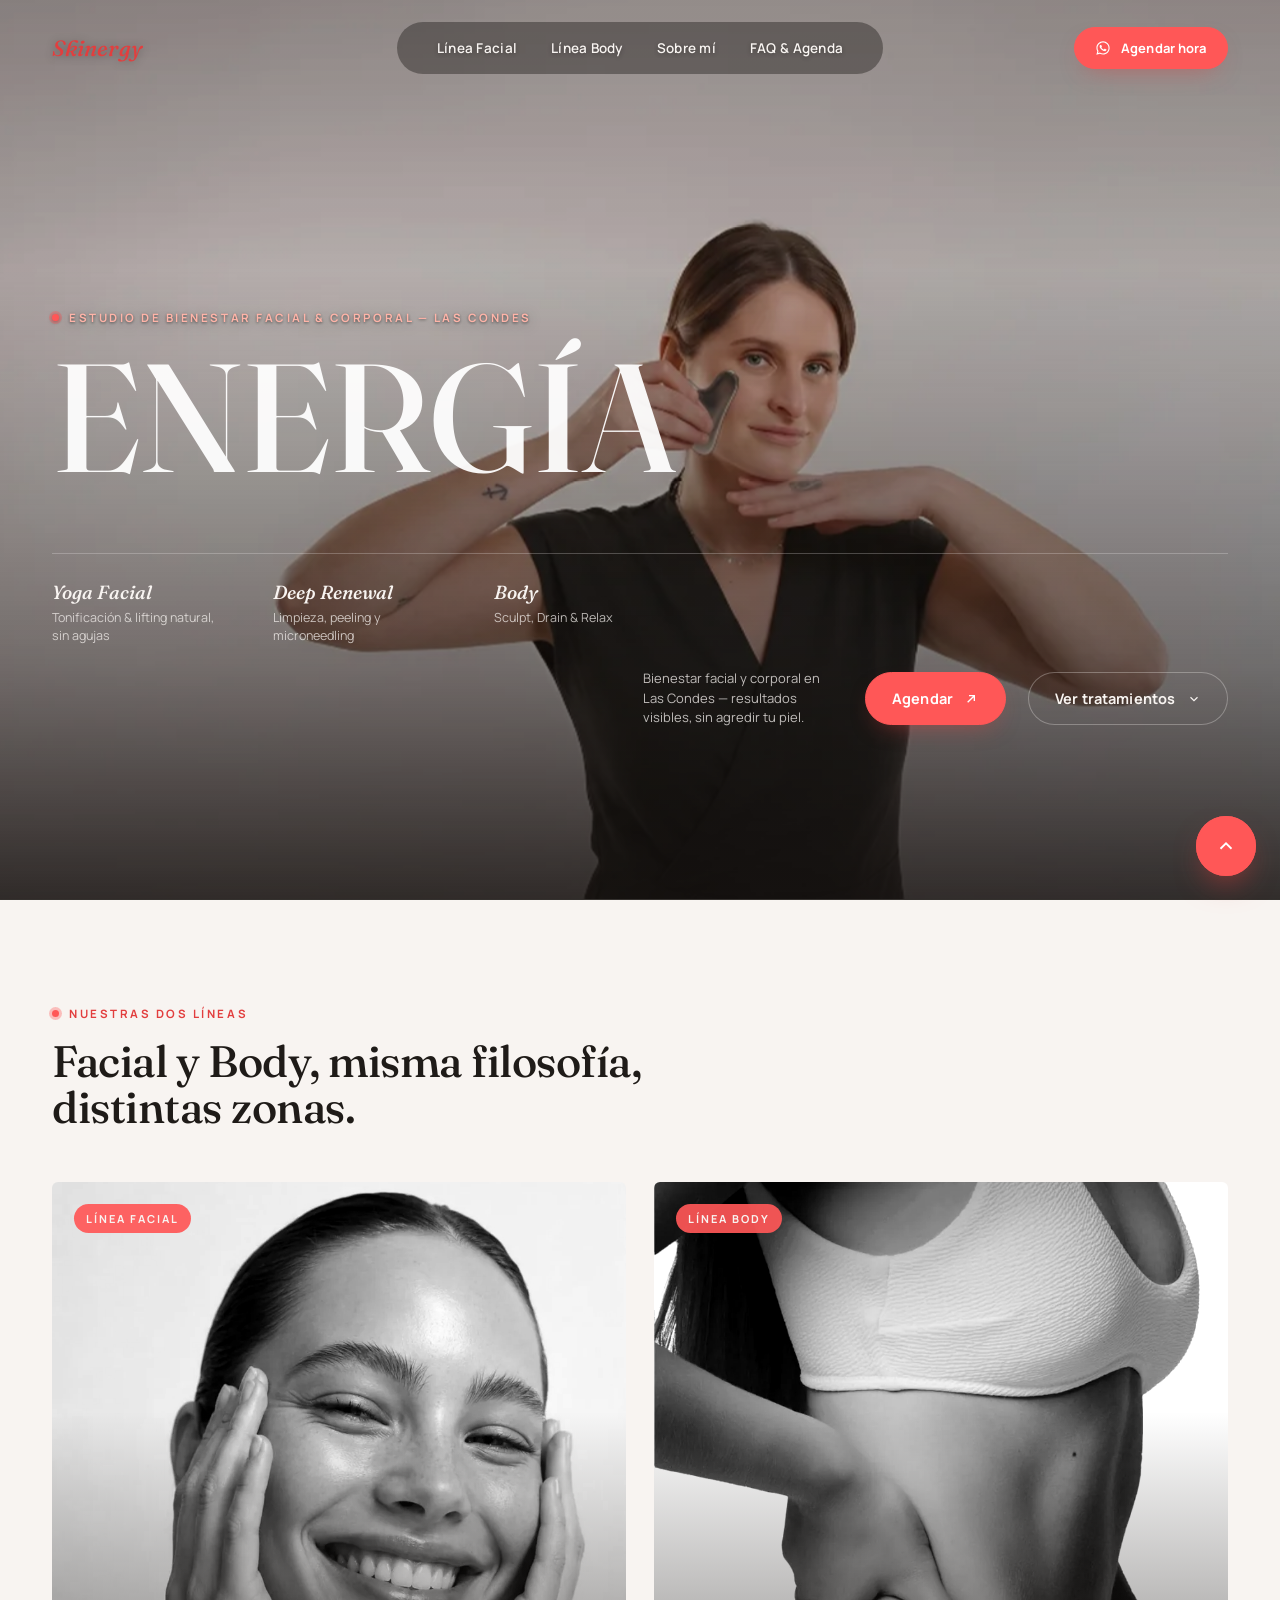
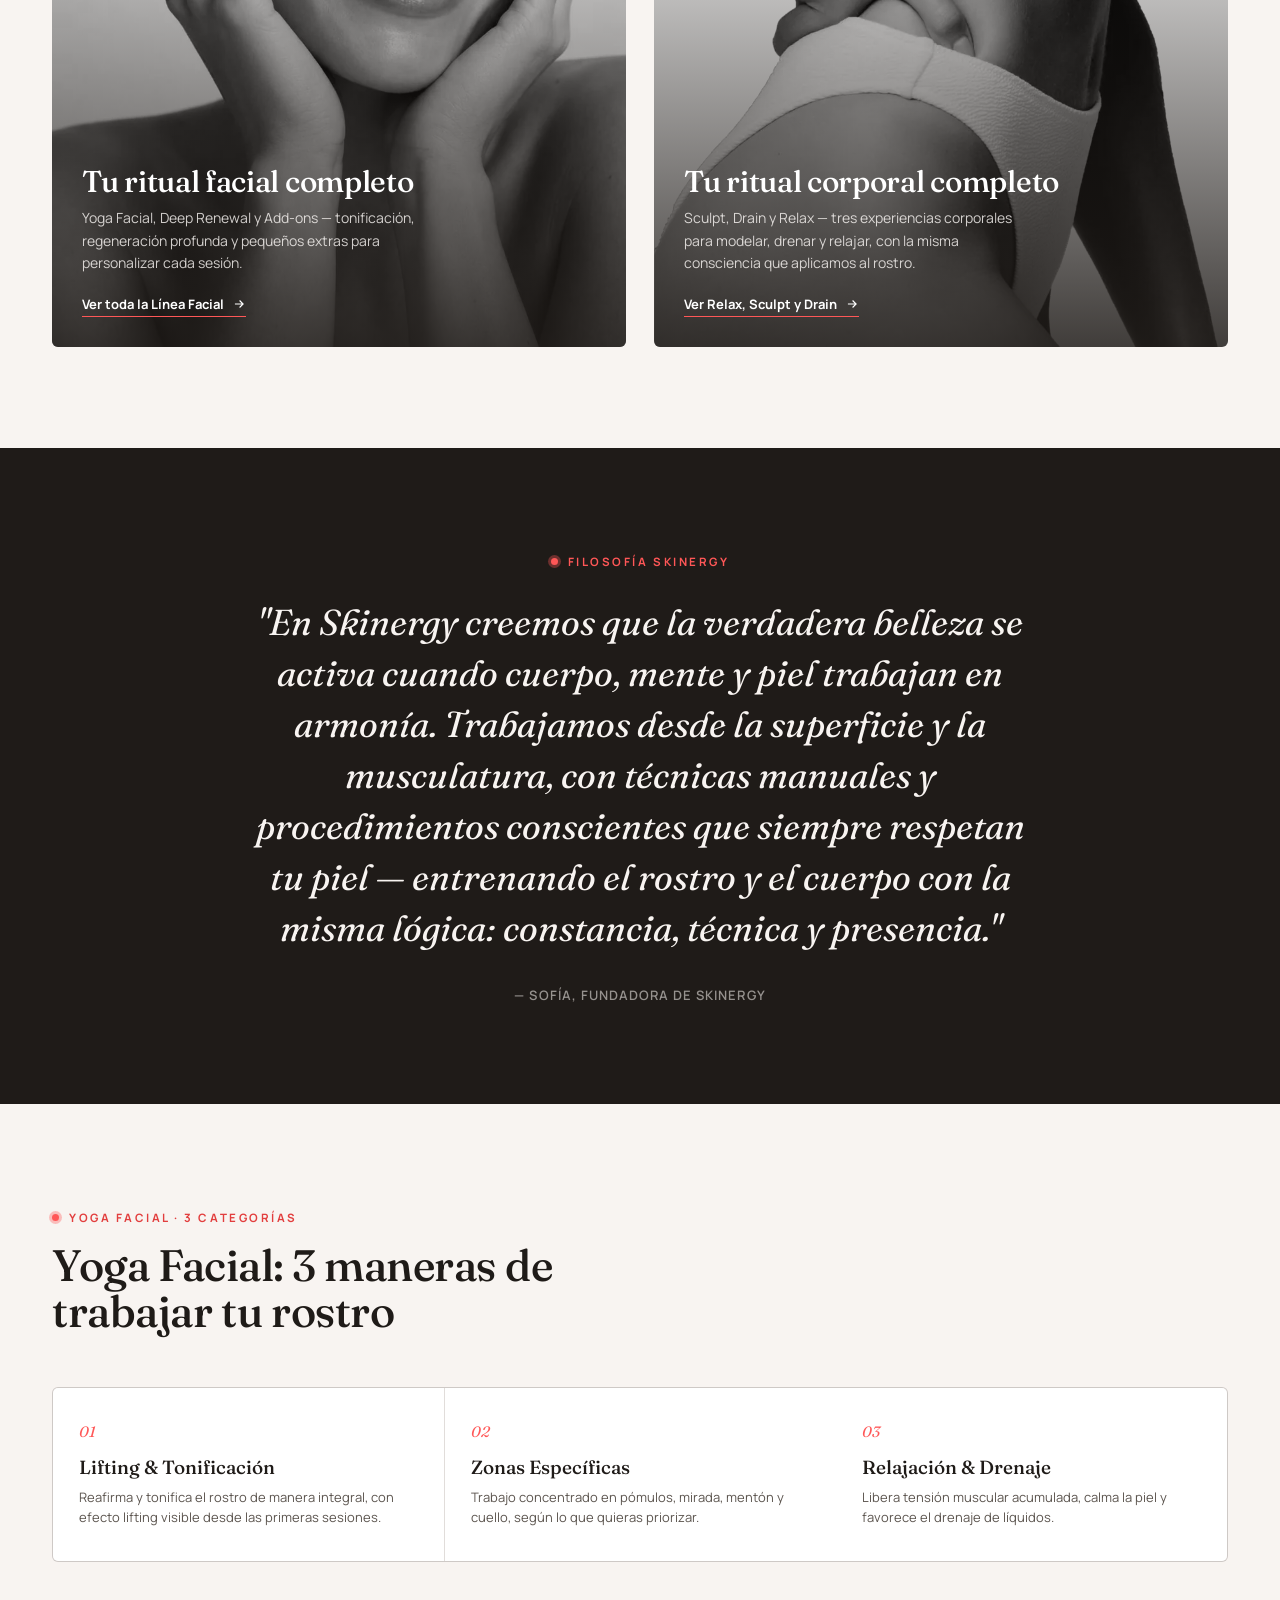
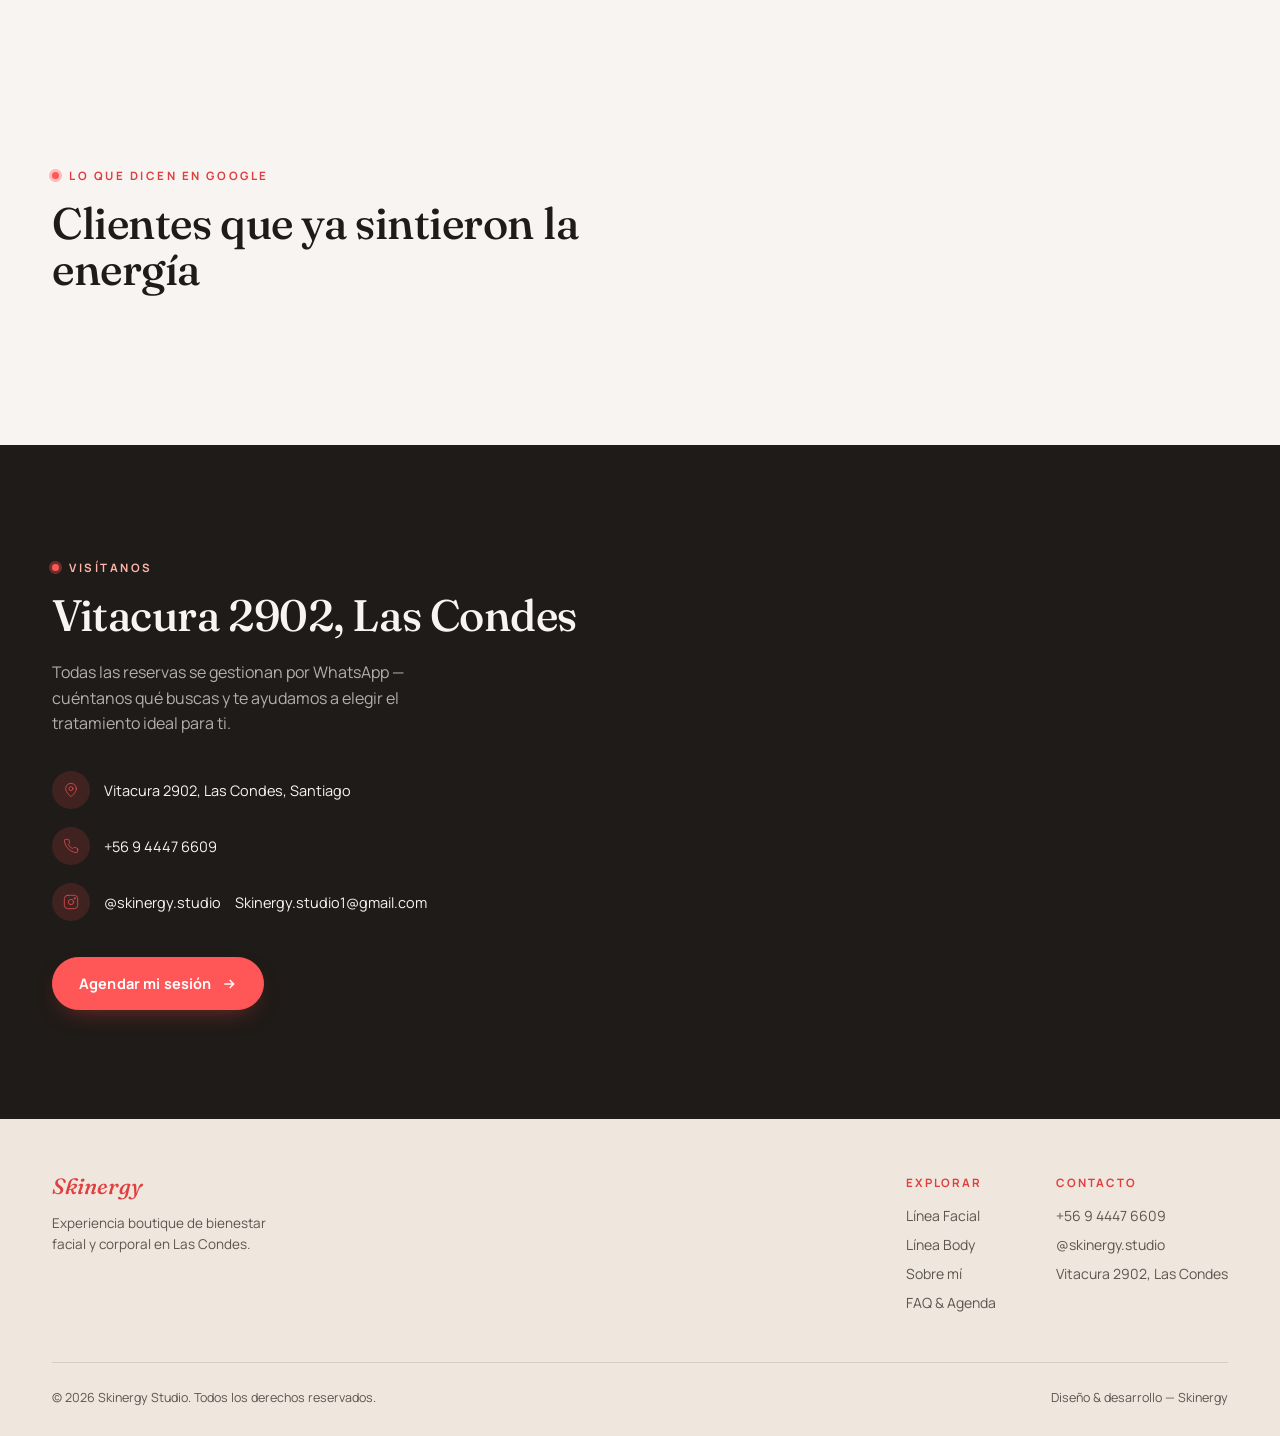
<file: index.html>
<!DOCTYPE html>
<html lang="es">
<head>
<meta charset="UTF-8">
<meta name="viewport" content="width=device-width, initial-scale=1.0, maximum-scale=1">
<title>Skinergy — Energía para tu piel</title>
<meta name="description" content="Skinergy, estudio boutique de bienestar facial y corporal en Vitacura 2902, Las Condes. Yoga Facial, Deep Renewal y tratamientos Body.">
<link rel="canonical" href="https://skinergy.studio/">
<meta property="og:type" content="website">
<meta property="og:site_name" content="Skinergy">
<meta property="og:locale" content="es_CL">
<meta property="og:url" content="https://skinergy.studio/">
<meta property="og:title" content="Skinergy — Energía para tu piel">
<meta property="og:description" content="Skinergy, estudio boutique de bienestar facial y corporal en Vitacura 2902, Las Condes. Yoga Facial, Deep Renewal y tratamientos Body.">
<meta property="og:image" content="https://skinergy.studio/hero-horizontal.jpg">
<meta name="twitter:card" content="summary_large_image">
<meta name="twitter:title" content="Skinergy — Energía para tu piel">
<meta name="twitter:description" content="Skinergy, estudio boutique de bienestar facial y corporal en Vitacura 2902, Las Condes. Yoga Facial, Deep Renewal y tratamientos Body.">
<meta name="twitter:image" content="https://skinergy.studio/hero-horizontal.jpg">
<script type="application/ld+json">
{
  "@context": "https://schema.org",
  "@type": "DaySpa",
  "name": "Skinergy — Energía para tu piel",
  "image": "https://skinergy.studio/hero-horizontal.jpg",
  "url": "https://skinergy.studio/",
  "telephone": "+56944476609",
  "priceRange": "$$",
  "address": {
    "@type": "PostalAddress",
    "streetAddress": "Av. Vitacura 2902",
    "addressLocality": "Las Condes",
    "addressRegion": "Región Metropolitana",
    "addressCountry": "CL"
  },
  "geo": {
    "@type": "GeoCoordinates",
    "latitude": -33.4123653,
    "longitude": -70.6027542
  },
  "sameAs": ["https://www.instagram.com/skinergy.studio/"]
}
</script>
<link rel="preconnect" href="https://fonts.googleapis.com">
<link rel="preconnect" href="https://fonts.gstatic.com" crossorigin>
<link href="https://fonts.googleapis.com/css2?family=Fraunces:ital,opsz,wght@0,9..144,500;1,9..144,400&family=Manrope:wght@400;500;600;700&display=swap" rel="stylesheet">
<link rel="icon" type="image/png" sizes="32x32" href="favicon-32.png">
<link rel="icon" type="image/png" sizes="16x16" href="favicon-16.png">
<link rel="apple-touch-icon" sizes="180x180" href="apple-touch-icon.png">
<link rel="stylesheet" href="styles.css">
<link rel="preload" as="image" href="hero-vertical-850.webp" media="(max-width:767px)" fetchpriority="high">
<link rel="preload" as="image" href="hero-horizontal-1300.webp" imagesrcset="hero-horizontal-900.webp 900w, hero-horizontal-1300.webp 1300w" imagesizes="100vw" media="(min-width:768px)" fetchpriority="high">
<style>
  /* ---------- Hero full-bleed (home) ---------- */
  .hero-full{
    position:relative; height:100vh; height:100svh; min-height:600px; max-height:980px;
    display:flex; align-items:flex-end; overflow:hidden;
  }
  .hero-bg{ position:absolute; inset:0; z-index:0; overflow:hidden; }
  .hero-bg img{ width:100%; height:100%; object-fit:cover; object-position:center 22%; --hero-zoom:1; }
  /* Foto horizontal (1376x768) en tablet/desktop, vertical (848x1264) en
     mobile (<768px, ver <picture> en el HTML) — cada una ya viene encuadrada
     para su propia orientación, así que "cover" recorta mucho menos que
     antes con una sola foto forzada a las dos formas. En pantallas muy
     anchas igual se limita el ancho real de la foto (con --hero-zoom no hay
     margen para paniar en el eje que ya usa el 100% del ancho) y el resto
     de la sección se rellena con un tono que combina con el fondo neutro. */
  @media(min-width:2100px){
    .hero-full{ background:var(--cream-warm); }
    .hero-bg{ left:50%; right:auto; width:2000px; transform:translateX(-50%); }
  }
  .hero-scrim{
    position:absolute; inset:0;
    /* Nunca baja de ~.24 de opacidad, ni siquiera en el "hueco" del medio —
       en mobile el zoom del encuadre puede poner una frente clara justo
       donde antes había casi cero overlay, dejando el eyebrow ilegible. */
    background:linear-gradient(180deg, rgba(20,16,14,.32) 0%, rgba(20,16,14,.24) 30%, rgba(20,16,14,.56) 74%, rgba(20,16,14,.86) 100%);
  }
  .hero-full-content{ position:relative; z-index:2; width:100%; padding-bottom:clamp(40px,6vw,72px); }
  .hero-full-content .eyebrow.on-dark{
    margin-bottom:20px;
    text-shadow:0 1px 3px rgba(0,0,0,.55), 0 2px 14px rgba(0,0,0,.4);
  }
  .hero-full-content .eyebrow.on-dark::before{ box-shadow:0 0 0 3px var(--ring), 0 1px 4px rgba(0,0,0,.5); }
  .hero-giant{
    font-family:'Fraunces',serif; font-weight:500; text-transform:uppercase;
    font-size:clamp(56px,12vw,168px); line-height:.94; letter-spacing:-.01em;
    color:rgba(255,255,255,.94); mix-blend-mode:overlay;
    margin-bottom:clamp(32px,5vw,64px);
  }
  .hero-stats-row{
    display:flex; align-items:flex-start; flex-wrap:wrap; column-gap:clamp(28px,4vw,56px); row-gap:24px;
    padding-top:26px; border-top:1px solid rgba(248,244,241,.25);
  }
  .hero-stat strong{ display:block; font-family:'Fraunces',serif; font-style:italic; font-weight:500; font-size:19px; color:var(--cream); margin-bottom:5px; }
  .hero-stat span{ display:block; font-size:12.5px; color:rgba(248,244,241,.72); max-width:170px; line-height:1.45; }
  .hero-cta-block{ display:flex; align-items:center; gap:22px; margin-left:auto; flex-wrap:wrap; }
  .hero-cta-block p{ font-size:13px; color:rgba(248,244,241,.75); max-width:200px; line-height:1.5; }
  @media(max-width:1024px){
    .hero-cta-block{ margin-left:0; }
  }
  @media(max-width:767px){
    .hero-full{ align-items:flex-end; }
    .hero-stats-row{ flex-direction:column; align-items:flex-start; gap:20px; }
    /* El párrafo va en su propia línea (flex-basis:100%) en vez de compartir
       fila con los botones — así no queda un botón "flotando" a media
       altura contra un párrafo de 3 líneas (se veía descentrado/chueco). */
    .hero-cta-block{ width:100%; align-items:flex-start; row-gap:16px; }
    .hero-cta-block p{ flex-basis:100%; max-width:none; }
  }

  .lines{ display:grid; grid-template-columns:1fr 1fr; gap:28px; }
  @media(max-width:800px){ .lines{ grid-template-columns:1fr; } }
  .line-card{ position:relative; border-radius:6px; overflow:hidden; aspect-ratio:3/4; display:flex; flex-direction:column; justify-content:flex-end; isolation:isolate; box-shadow:0 0px 0px -18px rgba(var(--line-rgb),0); transition:transform var(--motion-normal) var(--ease), box-shadow var(--motion-normal) var(--ease); }
  .line-card:hover{ transform:translate3d(0,-6px,0); box-shadow:0 22px 40px -18px rgba(var(--line-rgb),.32); }
  .line-card img{ position:absolute; inset:0; width:100%; height:100%; object-fit:cover; filter:grayscale(1) contrast(1.08); transition:filter var(--motion-cinematic) var(--ease), transform var(--motion-cinematic-lg) var(--ease); z-index:-2; }
  .line-card::before{ content:""; position:absolute; inset:0; background:linear-gradient(180deg, rgba(var(--line-rgb),0) 30%, rgba(var(--line-rgb),.85) 100%); z-index:-1; }
  .line-card:hover img{ filter:grayscale(0) contrast(1.02) saturate(1.1); transform:scale(1.045); }
  .line-card .tag{ position:absolute; top:22px; left:22px; font-size:11px; font-weight:700; letter-spacing:.18em; text-transform:uppercase; color:var(--cream); background:rgba(255,87,87,.92); padding:7px 12px; border-radius:100px; }
  .line-card .body{ padding:30px; color:var(--cream); }
  .line-card h3{ font-size:30px; color:var(--white); margin-bottom:10px; }
  .line-card p{ font-size:14px; color:rgba(248,244,241,.82); line-height:1.6; max-width:340px; margin-bottom:18px; }
  .line-card .link{ display:inline-flex; align-items:center; gap:8px; font-size:13px; font-weight:700; color:var(--white); border-bottom:1px solid var(--coral); padding-bottom:3px; width:fit-content; }
  .line-card .link svg{ width:14px; height:14px; transition:transform var(--motion-normal) var(--ease); }
  .line-card:hover .link svg{ transform:translateX(4px); }

  .categories{ display:grid; grid-template-columns:repeat(3,1fr); gap:1px; background:rgba(var(--line-rgb),.1); border:1px solid rgba(var(--line-rgb),.1); border-radius:6px; overflow:hidden; }
  @media(max-width:900px){ .categories{ grid-template-columns:1fr; } }
  .cat{ --tiltX:0deg; --tiltY:0deg; --lift:0px; --mx:50%; --my:50%; position:relative; background:var(--white); padding:34px 26px; transform:perspective(1000px) rotateX(var(--tiltX)) rotateY(var(--tiltY)) translate3d(0,var(--lift),0); transition:background var(--motion-smooth) var(--ease), transform var(--motion-normal) var(--ease), box-shadow var(--motion-normal) var(--ease); }
  .cat:hover{ background:var(--cream-warm); box-shadow:0 20px 32px -22px rgba(var(--line-rgb),.3); }
  .cat::after{ content:""; position:absolute; inset:0; pointer-events:none; background:radial-gradient(220px circle at var(--mx) var(--my), rgba(255,87,87,.10), transparent 70%); opacity:0; transition:opacity var(--motion-normal) var(--ease); }
  .cat:hover::after{ opacity:1; }
  .cat .n{ font-family:'Fraunces',serif; font-style:italic; color:var(--coral); font-size:15px; margin-bottom:14px; display:block;}
  .cat h4{ font-family:'Fraunces',serif; font-weight:500; font-size:19px; margin-bottom:8px; }
  .cat p{ font-size:13px; color:var(--ink-soft); line-height:1.55; }

  .testi-grid{ display:grid; grid-template-columns:repeat(3,1fr); gap:22px; }
  @media(max-width:900px){ .testi-grid{ grid-template-columns:1fr; } }
  .testi{ --tiltX:0deg; --tiltY:0deg; --lift:0px; --mx:50%; --my:50%; position:relative; background:var(--white); border:1px solid rgba(var(--line-rgb),.08); border-radius:6px; padding:30px 28px; transform:perspective(1000px) rotateX(var(--tiltX)) rotateY(var(--tiltY)) translate3d(0,var(--lift),0); transition:transform var(--motion-normal) var(--ease), box-shadow var(--motion-normal) var(--ease), border-color var(--motion-smooth) var(--ease); }
  .testi:hover{ box-shadow:0 20px 32px -22px rgba(var(--line-rgb),.28); border-color:var(--coral); }
  .testi::after{ content:""; position:absolute; inset:0; border-radius:inherit; pointer-events:none; background:radial-gradient(220px circle at var(--mx) var(--my), rgba(255,87,87,.10), transparent 70%); opacity:0; transition:opacity var(--motion-normal) var(--ease); }
  .testi:hover::after{ opacity:1; }
  .stars{ display:flex; gap:4px; margin-bottom:18px; }
  .stars svg{ width:15px; height:15px; fill:var(--coral); }
  .testi p{ font-size:15px; line-height:1.65; color:var(--ink); margin-bottom:20px; }
  .testi .who{ display:flex; align-items:center; gap:10px; font-size:13px; font-weight:700; color:var(--ink-soft); }
  .testi .who::before{ content:""; width:6px; height:6px; border-radius:50%; background:var(--coral); }

</style>
</head>
<body>

<header id="siteHeader" class="on-hero">
  <div class="wrap nav-row">
    <a href="index.html" class="logo" aria-label="Skinergy — Energía para tu piel"><span class="logo-word">Skinergy</span></a>
    <nav class="links">
      <a href="facial.html">Línea Facial</a>
      <a href="body.html">Línea Body</a>
      <a href="about.html" class="hide-tablet">Sobre mí</a>
      <a href="faq.html">FAQ &amp; Agenda</a>
    </nav>
    <div class="nav-cta">
      <a class="btn" href="https://wa.me/56944476609?text=Hola%2C%20quiero%20agendar%20una%20sesi%C3%B3n%20en%20Skinergy" target="_blank" rel="noopener">
        <svg viewBox="0 0 24 24" fill="currentColor"><path d="M12.04 2C6.58 2 2.13 6.45 2.13 11.91c0 1.75.46 3.46 1.32 4.96L2.05 22l5.25-1.38c1.45.79 3.08 1.21 4.74 1.21h.005c5.46 0 9.9-4.45 9.9-9.92C21.93 6.45 17.5 2 12.04 2Zm0 18.15h-.004a8.2 8.2 0 0 1-4.18-1.15l-.3-.18-3.12.82.83-3.04-.2-.31a8.19 8.19 0 0 1-1.26-4.38c0-4.54 3.7-8.24 8.25-8.24 2.2 0 4.27.86 5.83 2.42a8.19 8.19 0 0 1 2.42 5.83c0 4.55-3.7 8.23-8.25 8.23Zm4.52-6.17c-.25-.12-1.47-.72-1.7-.81-.23-.08-.4-.12-.56.13-.17.25-.64.81-.79.97-.14.17-.29.19-.54.06-.25-.12-1.04-.38-1.99-1.22-.73-.65-1.23-1.46-1.37-1.71-.15-.25-.02-.38.11-.5.11-.11.25-.29.37-.44.13-.14.17-.25.25-.42.08-.17.04-.31-.02-.44-.06-.12-.56-1.34-.76-1.84-.2-.48-.41-.42-.56-.42-.14-.01-.31-.01-.48-.01-.17 0-.44.06-.67.31-.23.25-.87.85-.87 2.08 0 1.23.89 2.41 1.02 2.58.12.17 1.76 2.69 4.27 3.77.6.26 1.06.41 1.43.53.6.19 1.15.16 1.58.1.48-.07 1.47-.6 1.68-1.18.21-.58.21-1.08.15-1.18-.06-.1-.23-.16-.48-.28Z"/></svg>
        <span class="long">Agendar hora</span>
      </a>
      <button class="burger" id="burgerBtn" aria-label="Abrir menú" aria-expanded="false">
        <span></span><span></span><span></span>
      </button>
    </div>
  </div>
  <div class="mobile-menu" id="mobileMenu">
    <div class="mobile-menu-inner">
      <a href="facial.html">Línea Facial</a>
      <a href="body.html">Línea Body</a>
      <a href="about.html">Sobre mí</a>
      <a href="faq.html">FAQ &amp; Agenda</a>
      <a class="btn" href="https://wa.me/56944476609?text=Hola%2C%20quiero%20agendar%20una%20sesi%C3%B3n%20en%20Skinergy" target="_blank" rel="noopener">Agendar por WhatsApp</a>
    </div>
  </div>
</header>

<main id="home">

  <section class="hero-full">
    <div class="hero-bg">
      <picture>
        <source media="(max-width:767px)" srcset="hero-vertical-850.webp">
        <img src="hero-horizontal-1300.webp" srcset="hero-horizontal-900.webp 900w, hero-horizontal-1300.webp 1300w" sizes="100vw" alt="Tratamiento facial en Skinergy" loading="eager" fetchpriority="high" decoding="async">
      </picture>
      <div class="hero-scrim"></div>
    </div>
    <div class="wrap hero-full-content">
      <span class="load-reveal eyebrow on-dark">Estudio de bienestar facial &amp; corporal — Las Condes</span>
      <h1 class="load-reveal hero-giant">Energía</h1>
      <div class="load-reveal hero-stats-row">
        <div class="hero-stat"><strong>Yoga Facial</strong><span>Tonificación &amp; lifting natural, sin agujas</span></div>
        <div class="hero-stat"><strong>Deep Renewal</strong><span>Limpieza, peeling y microneedling</span></div>
        <div class="hero-stat"><strong>Body</strong><span>Sculpt, Drain &amp; Relax</span></div>
        <div class="hero-cta-block">
          <p>Bienestar facial y corporal en Las Condes — resultados visibles, sin agredir tu piel.</p>
          <a class="btn" href="https://wa.me/56944476609?text=Hola%2C%20quiero%20agendar%20una%20sesi%C3%B3n%20en%20Skinergy" target="_blank" rel="noopener">
            Agendar
            <svg viewBox="0 0 24 24" fill="none" stroke="currentColor" stroke-width="2"><path d="M7 17 17 7M9 7h8v8"/></svg>
          </a>
          <div class="treat-dropdown">
            <button class="btn ghost on-dark" id="treatToggle" aria-expanded="false" aria-haspopup="true">
              Ver tratamientos
              <svg viewBox="0 0 24 24" fill="none" stroke="currentColor" stroke-width="2"><path d="M6 9l6 6 6-6"/></svg>
            </button>
            <div class="treat-dropdown-menu" id="treatMenu">
              <a href="facial.html">Línea Facial</a>
              <a href="body.html">Línea Body</a>
            </div>
          </div>
        </div>
      </div>
    </div>
  </section>

  <section id="lineas">
    <div class="wrap">
      <div class="section-head reveal">
        <span class="eyebrow">Nuestras dos líneas</span>
        <h2>Facial y Body, misma filosofía, distintas zonas.</h2>
      </div>
      <div class="lines">
        <a class="line-card reveal reveal-rand" href="facial.html" aria-label="Explorar Línea Facial">
          <img src="cheeks-up-900.webp" srcset="cheeks-up-900.webp 900w, cheeks-up-1300.webp 1300w" sizes="(max-width:800px) 92vw, 46vw" alt="Línea Facial Skinergy" loading="lazy" decoding="async">
          <span class="tag">Línea Facial</span>
          <div class="body">
            <h3>Tu ritual facial completo</h3>
            <p>Yoga Facial, Deep Renewal y Add-ons — tonificación, regeneración profunda y pequeños extras para personalizar cada sesión.</p>
            <span class="link">Ver toda la Línea Facial
              <svg viewBox="0 0 24 24" fill="none" stroke="currentColor" stroke-width="2"><path d="M5 12h14M13 6l6 6-6 6"/></svg>
            </span>
          </div>
        </a>
        <a class="line-card reveal reveal-rand" href="body.html" aria-label="Explorar Línea Body">
          <img src="body-sculpt-900.webp" srcset="body-sculpt-900.webp 900w, body-sculpt-1300.webp 1300w" sizes="(max-width:800px) 92vw, 46vw" alt="Línea Body Skinergy" loading="lazy" decoding="async">
          <span class="tag">Línea Body</span>
          <div class="body">
            <h3>Tu ritual corporal completo</h3>
            <p>Sculpt, Drain y Relax — tres experiencias corporales para modelar, drenar y relajar, con la misma consciencia que aplicamos al rostro.</p>
            <span class="link">Ver Relax, Sculpt y Drain
              <svg viewBox="0 0 24 24" fill="none" stroke="currentColor" stroke-width="2"><path d="M5 12h14M13 6l6 6-6 6"/></svg>
            </span>
          </div>
        </a>
      </div>
    </div>
  </section>

  <section class="quote-section">
    <div class="wrap quote-wrap">
      <span class="eyebrow">Filosofía Skinergy</span>
      <blockquote class="reveal">"En Skinergy creemos que la verdadera belleza se activa cuando cuerpo, mente y piel trabajan en armonía. Trabajamos desde la superficie y la musculatura, con técnicas manuales y procedimientos conscientes que siempre respetan tu piel — entrenando el rostro y el cuerpo con la misma lógica: constancia, técnica y presencia."</blockquote>
      <p class="attribution">— Sofía, fundadora de Skinergy</p>
    </div>
  </section>

  <section>
    <div class="wrap">
      <div class="section-head reveal">
        <span class="eyebrow">Yoga Facial · 3 categorías</span>
        <h2>Yoga Facial: 3 maneras de trabajar tu rostro</h2>
      </div>
      <div class="categories">
        <div class="cat reveal reveal-seq"><span class="n">01</span><h4>Lifting &amp; Tonificación</h4><p>Reafirma y tonifica el rostro de manera integral, con efecto lifting visible desde las primeras sesiones.</p></div>
        <div class="cat reveal reveal-seq"><span class="n">02</span><h4>Zonas Específicas</h4><p>Trabajo concentrado en pómulos, mirada, mentón y cuello, según lo que quieras priorizar.</p></div>
        <div class="cat reveal reveal-seq"><span class="n">03</span><h4>Relajación &amp; Drenaje</h4><p>Libera tensión muscular acumulada, calma la piel y favorece el drenaje de líquidos.</p></div>
      </div>
    </div>
  </section>

  <section>
    <div class="wrap">
      <div class="section-head reveal">
        <span class="eyebrow">Lo que dicen en Google</span>
        <h2>Clientes que ya sintieron la<br>energía</h2>
      </div>
      <!-- Elfsight Google Reviews | Skinergy -->
      <script src="https://elfsightcdn.com/platform.js" async></script>
      <div class="elfsight-app-10ce0b70-ac7c-4a63-a1a3-6ba21adb38d9" data-elfsight-app-lazy></div>
    </div>
  </section>

  <section class="contact-band">
    <div class="wrap contact-grid">
      <div>
        <span class="reveal eyebrow on-dark">Visítanos</span>
        <h2 class="reveal">Vitacura 2902, Las Condes</h2>
        <p class="reveal lead">Todas las reservas se gestionan por WhatsApp — cuéntanos qué buscas y te ayudamos a elegir el tratamiento ideal para ti.</p>
        <div class="info-list reveal">
          <div class="info-row">
            <span class="ico"><svg viewBox="0 0 24 24" fill="none" stroke-linecap="round" stroke-linejoin="round"><path d="M20 10c0 6-8 12-8 12s-8-6-8-12a8 8 0 0 1 16 0Z"/><circle cx="12" cy="10" r="3"/></svg></span>
            <span>Vitacura 2902, Las Condes, Santiago</span>
          </div>
          <div class="info-row">
            <span class="ico"><svg viewBox="0 0 24 24" fill="none" stroke-linecap="round" stroke-linejoin="round"><path d="M22 16.92v3a2 2 0 0 1-2.18 2 19.79 19.79 0 0 1-8.63-3.07 19.5 19.5 0 0 1-6-6 19.79 19.79 0 0 1-3.07-8.67A2 2 0 0 1 4.11 2h3a2 2 0 0 1 2 1.72c.127.96.361 1.903.7 2.81a2 2 0 0 1-.45 2.11L8.09 9.91a16 16 0 0 0 6 6l1.27-1.27a2 2 0 0 1 2.11-.45c.907.339 1.85.573 2.81.7A2 2 0 0 1 22 16.92Z"/></svg></span>
            <a href="https://wa.me/56944476609" target="_blank" rel="noopener">+56 9 4447 6609</a>
          </div>
          <div class="info-row">
            <span class="ico"><svg viewBox="0 0 24 24" fill="none" stroke-linecap="round" stroke-linejoin="round"><rect x="2" y="2" width="20" height="20" rx="5"/><circle cx="12" cy="12" r="4"/><circle cx="17.5" cy="6.5" r="1"/></svg></span>
            <a href="https://www.instagram.com/skinergy.studio/" target="_blank" rel="noopener">@skinergy.studio</a>
          <a href="mailto:Skinergy.studio1@gmail.com">Skinergy.studio1@gmail.com</a>
          </div>
        </div>
        <a class="btn reveal" href="https://wa.me/56944476609?text=Hola%2C%20quiero%20agendar%20una%20sesi%C3%B3n%20en%20Skinergy" target="_blank" rel="noopener">
          Agendar mi sesión
          <svg viewBox="0 0 24 24" fill="none" stroke="currentColor" stroke-width="2"><path d="M5 12h14M13 6l6 6-6 6"/></svg>
        </a>
      </div>
      <div class="map-frame reveal">
        <iframe src="https://www.google.com/maps?q=Skinergy+-+Energ%C3%ADa+para+tu+piel&ll=-33.4123653,-70.6027542&z=17&output=embed" width="100%" height="100%" style="border:0;" loading="lazy" referrerpolicy="no-referrer-when-downgrade" title="Estudio Skinergy — Av. Vitacura 2902, Las Condes"></iframe>
      </div>
    </div>
  </section>

</main>

<footer>
  <div class="wrap">
    <div class="footer-top">
      <div>
        <a href="index.html" class="logo" aria-label="Skinergy — Energía para tu piel"><span class="logo-word">Skinergy</span></a>
        <p style="margin-top:14px; max-width:240px; font-size:13.5px; color:var(--ink-soft); line-height:1.6;">Experiencia boutique de bienestar facial y corporal en Las Condes.</p>
      </div>
      <div class="footer-cols">
        <div class="footer-col">
          <h5>Explorar</h5>
          <a href="facial.html">Línea Facial</a>
          <a href="body.html">Línea Body</a>
          <a href="about.html">Sobre mí</a>
          <a href="faq.html">FAQ &amp; Agenda</a>
        </div>
        <div class="footer-col">
          <h5>Contacto</h5>
          <a href="https://wa.me/56944476609" target="_blank" rel="noopener">+56 9 4447 6609</a>
          <a href="https://www.instagram.com/skinergy.studio/" target="_blank" rel="noopener">@skinergy.studio</a>
          <a href="faq.html#ubicacion">Vitacura 2902, Las Condes</a>
        </div>
      </div>
    </div>
    <div class="footer-bottom">
      <p>© 2026 Skinergy Studio. Todos los derechos reservados.</p>
      <p>Diseño &amp; desarrollo — Skinergy</p>
    </div>
  </div>
</footer>

<div class="fab-group" id="fabGroup">
  <div class="fab-options">
    <a class="fab-item" href="https://www.instagram.com/skinergy.studio/" target="_blank" rel="noopener" aria-label="Instagram">
      <svg viewBox="0 0 24 24"><path d="M12 2.163c3.204 0 3.584.012 4.85.07 3.252.148 4.771 1.691 4.919 4.919.058 1.265.069 1.645.069 4.849 0 3.205-.012 3.584-.069 4.849-.149 3.225-1.664 4.771-4.919 4.919-1.266.058-1.644.07-4.85.07-3.204 0-3.584-.012-4.849-.07-3.26-.149-4.771-1.699-4.919-4.92-.058-1.265-.07-1.644-.07-4.849 0-3.204.013-3.583.07-4.849.149-3.227 1.664-4.771 4.919-4.919 1.266-.057 1.645-.069 4.849-.069zm0-2.163c-3.259 0-3.667.014-4.947.072-4.358.2-6.78 2.618-6.98 6.98-.059 1.281-.073 1.689-.073 4.948 0 3.259.014 3.668.072 4.948.2 4.358 2.618 6.78 6.98 6.98 1.281.058 1.689.072 4.948.072 3.259 0 3.668-.014 4.948-.072 4.354-.2 6.782-2.618 6.979-6.98.059-1.28.073-1.689.073-4.948 0-3.259-.014-3.667-.072-4.947-.196-4.354-2.617-6.78-6.979-6.98-1.281-.059-1.69-.073-4.949-.073zm0 5.838c-3.403 0-6.162 2.759-6.162 6.162s2.759 6.163 6.162 6.163 6.162-2.759 6.162-6.163c0-3.403-2.759-6.162-6.162-6.162zm0 10.162c-2.209 0-4-1.79-4-4 0-2.209 1.791-4 4-4s4 1.791 4 4c0 2.21-1.791 4-4 4zm6.406-11.845c-.796 0-1.441.645-1.441 1.44s.645 1.44 1.441 1.44c.795 0 1.439-.645 1.439-1.44s-.644-1.44-1.439-1.44z"/></svg>
    </a>
    <a class="fab-item" href="https://wa.me/56944476609?text=Hola%2C%20quiero%20agendar%20una%20sesi%C3%B3n%20en%20Skinergy" target="_blank" rel="noopener" aria-label="WhatsApp">
      <svg viewBox="0 0 24 24"><path d="M12.04 2C6.58 2 2.13 6.45 2.13 11.91c0 1.75.46 3.46 1.32 4.96L2.05 22l5.25-1.38c1.45.79 3.08 1.21 4.74 1.21h.005c5.46 0 9.9-4.45 9.9-9.92C21.93 6.45 17.5 2 12.04 2Zm0 18.15h-.004a8.2 8.2 0 0 1-4.18-1.15l-.3-.18-3.12.82.83-3.04-.2-.31a8.19 8.19 0 0 1-1.26-4.38c0-4.54 3.7-8.24 8.25-8.24 2.2 0 4.27.86 5.83 2.42a8.19 8.19 0 0 1 2.42 5.83c0 4.55-3.7 8.23-8.25 8.23Zm4.52-6.17c-.25-.12-1.47-.72-1.7-.81-.23-.08-.4-.12-.56.13-.17.25-.64.81-.79.97-.14.17-.29.19-.54.06-.25-.12-1.04-.38-1.99-1.22-.73-.65-1.23-1.46-1.37-1.71-.15-.25-.02-.38.11-.5.11-.11.25-.29.37-.44.13-.14.17-.25.25-.42.08-.17.04-.31-.02-.44-.06-.12-.56-1.34-.76-1.84-.2-.48-.41-.42-.56-.42-.14-.01-.31-.01-.48-.01-.17 0-.44.06-.67.31-.23.25-.87.85-.87 2.08 0 1.23.89 2.41 1.02 2.58.12.17 1.76 2.69 4.27 3.77.6.26 1.06.41 1.43.53.6.19 1.15.16 1.58.1.48-.07 1.47-.6 1.68-1.18.21-.58.21-1.08.15-1.18-.06-.1-.23-.16-.48-.28Z"/></svg>
    </a>
  </div>
  <button class="fab-toggle" id="fabToggle" aria-label="Mostrar contacto" aria-expanded="false">
    <span class="pulse"></span>
    <svg viewBox="0 0 24 24" fill="none" stroke="currentColor" stroke-width="2"><path d="M6 15l6-6 6 6"/></svg>
  </button>
</div>

<script src="script.js"></script>
</body>
</html>
</file>
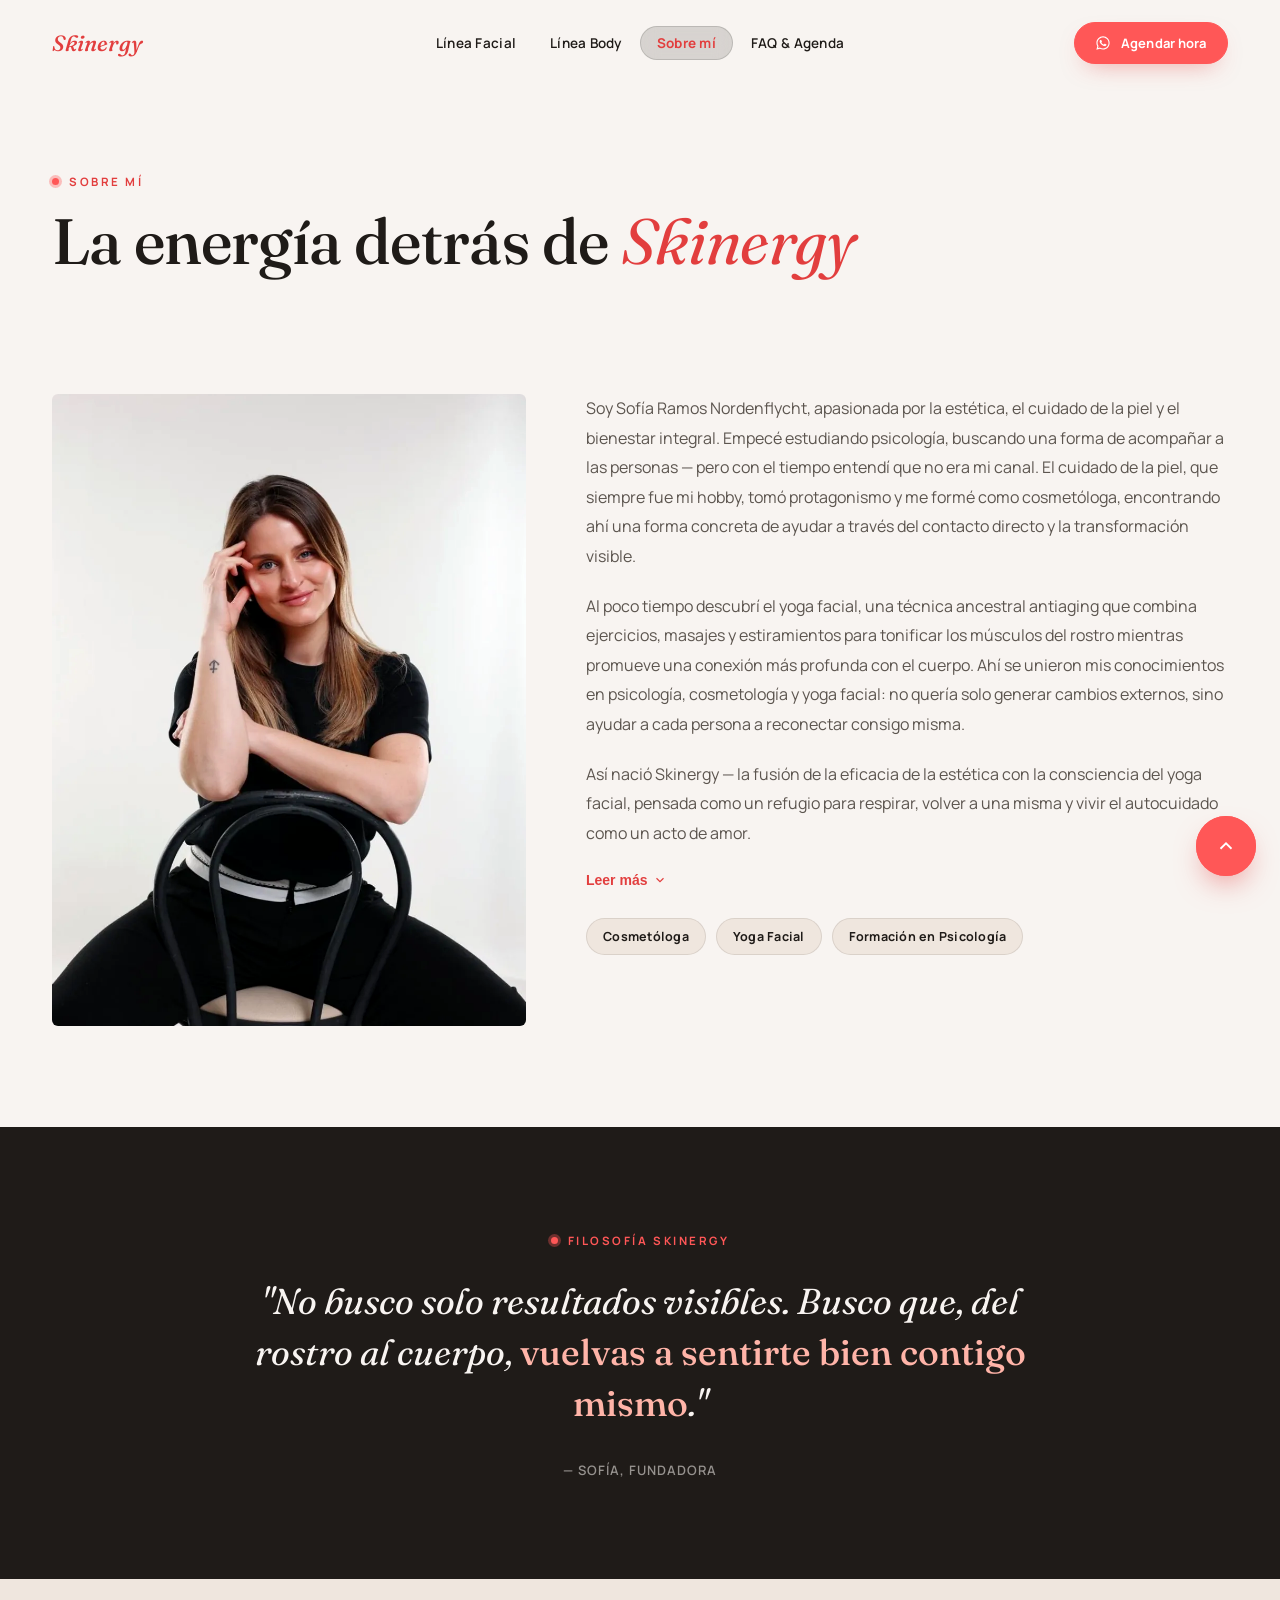
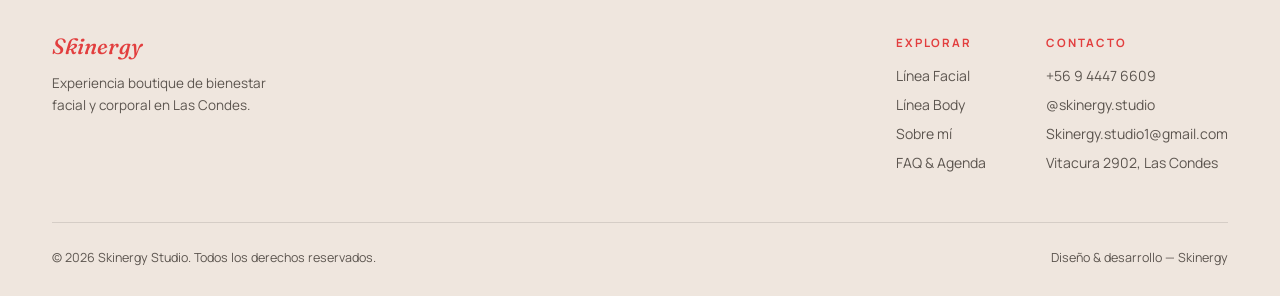
<file: about.html>
<!DOCTYPE html>
<html lang="es">
<head>
<meta charset="UTF-8">
<meta name="viewport" content="width=device-width, initial-scale=1.0, maximum-scale=1">
<title>Sobre mí — Skinergy</title>
<meta name="description" content="Conoce a Sofía, fundadora de Skinergy, estudio boutique de bienestar facial y corporal en Las Condes.">
<link rel="canonical" href="https://skinergy.studio/about.html">
<meta property="og:type" content="website">
<meta property="og:site_name" content="Skinergy">
<meta property="og:locale" content="es_CL">
<meta property="og:url" content="https://skinergy.studio/about.html">
<meta property="og:title" content="Sobre mí — Skinergy">
<meta property="og:description" content="Conoce a Sofía, fundadora de Skinergy, estudio boutique de bienestar facial y corporal en Las Condes.">
<meta property="og:image" content="https://skinergy.studio/about-sofia.jpg">
<meta name="twitter:card" content="summary_large_image">
<meta name="twitter:title" content="Sobre mí — Skinergy">
<meta name="twitter:description" content="Conoce a Sofía, fundadora de Skinergy, estudio boutique de bienestar facial y corporal en Las Condes.">
<meta name="twitter:image" content="https://skinergy.studio/about-sofia.jpg">
<script type="application/ld+json">
{
  "@context": "https://schema.org",
  "@type": "DaySpa",
  "name": "Skinergy — Energía para tu piel",
  "image": "https://skinergy.studio/hero-horizontal.jpg",
  "url": "https://skinergy.studio/",
  "telephone": "+56944476609",
  "priceRange": "$$",
  "address": {
    "@type": "PostalAddress",
    "streetAddress": "Av. Vitacura 2902",
    "addressLocality": "Las Condes",
    "addressRegion": "Región Metropolitana",
    "addressCountry": "CL"
  },
  "geo": {
    "@type": "GeoCoordinates",
    "latitude": -33.4123653,
    "longitude": -70.6027542
  },
  "sameAs": ["https://www.instagram.com/skinergy.studio/"]
}
</script>
<link rel="preconnect" href="https://fonts.googleapis.com">
<link rel="preconnect" href="https://fonts.gstatic.com" crossorigin>
<link href="https://fonts.googleapis.com/css2?family=Fraunces:ital,opsz,wght@0,9..144,500;1,9..144,400&family=Manrope:wght@400;500;600;700&display=swap" rel="stylesheet">
<link rel="icon" type="image/png" sizes="32x32" href="favicon-32.png">
<link rel="icon" type="image/png" sizes="16x16" href="favicon-16.png">
<link rel="apple-touch-icon" sizes="180x180" href="apple-touch-icon.png">
<link rel="stylesheet" href="styles.css">
<link rel="preload" as="image" href="about-sofia-900.webp" imagesrcset="about-sofia-900.webp 900w, about-sofia-1300.webp 1300w" imagesizes="(max-width:900px) 340px, 460px" fetchpriority="high">
</head>
<body>

<header id="siteHeader">
  <div class="wrap nav-row">
    <a href="index.html" class="logo" aria-label="Skinergy — Energía para tu piel"><span class="logo-word">Skinergy</span></a>
    <nav class="links">
      <a href="facial.html">Línea Facial</a>
      <a href="body.html">Línea Body</a>
      <a href="about.html" class="active hide-tablet">Sobre mí</a>
      <a href="faq.html">FAQ &amp; Agenda</a>
    </nav>
    <div class="nav-cta">
      <a class="btn" href="https://wa.me/56944476609?text=Hola%2C%20quiero%20agendar%20una%20sesi%C3%B3n%20en%20Skinergy" target="_blank" rel="noopener">
        <svg viewBox="0 0 24 24" fill="currentColor"><path d="M12.04 2C6.58 2 2.13 6.45 2.13 11.91c0 1.75.46 3.46 1.32 4.96L2.05 22l5.25-1.38c1.45.79 3.08 1.21 4.74 1.21h.005c5.46 0 9.9-4.45 9.9-9.92C21.93 6.45 17.5 2 12.04 2Zm0 18.15h-.004a8.2 8.2 0 0 1-4.18-1.15l-.3-.18-3.12.82.83-3.04-.2-.31a8.19 8.19 0 0 1-1.26-4.38c0-4.54 3.7-8.24 8.25-8.24 2.2 0 4.27.86 5.83 2.42a8.19 8.19 0 0 1 2.42 5.83c0 4.55-3.7 8.23-8.25 8.23Zm4.52-6.17c-.25-.12-1.47-.72-1.7-.81-.23-.08-.4-.12-.56.13-.17.25-.64.81-.79.97-.14.17-.29.19-.54.06-.25-.12-1.04-.38-1.99-1.22-.73-.65-1.23-1.46-1.37-1.71-.15-.25-.02-.38.11-.5.11-.11.25-.29.37-.44.13-.14.17-.25.25-.42.08-.17.04-.31-.02-.44-.06-.12-.56-1.34-.76-1.84-.2-.48-.41-.42-.56-.42-.14-.01-.31-.01-.48-.01-.17 0-.44.06-.67.31-.23.25-.87.85-.87 2.08 0 1.23.89 2.41 1.02 2.58.12.17 1.76 2.69 4.27 3.77.6.26 1.06.41 1.43.53.6.19 1.15.16 1.58.1.48-.07 1.47-.6 1.68-1.18.21-.58.21-1.08.15-1.18-.06-.1-.23-.16-.48-.28Z"/></svg>
        <span class="long">Agendar hora</span>
      </a>
      <button class="burger" id="burgerBtn" aria-label="Abrir menú" aria-expanded="false">
        <span></span><span></span><span></span>
      </button>
    </div>
  </div>
  <div class="mobile-menu" id="mobileMenu">
    <div class="mobile-menu-inner">
      <a href="facial.html">Línea Facial</a>
      <a href="body.html">Línea Body</a>
      <a href="about.html" class="active">Sobre mí</a>
      <a href="faq.html">FAQ &amp; Agenda</a>
      <a class="btn" href="https://wa.me/56944476609?text=Hola%2C%20quiero%20agendar%20una%20sesi%C3%B3n%20en%20Skinergy" target="_blank" rel="noopener">Agendar por WhatsApp</a>
    </div>
  </div>
</header>

<main>

  <section class="page-hero" style="padding-bottom:0;">
    <div class="wrap">
      <span class="eyebrow load-reveal">Sobre mí</span>
      <h1 class="load-reveal">La energía detrás de <em>Skinergy</em></h1>
    </div>
  </section>

  <section>
    <div class="wrap">
      <div class="about-grid">
        <div class="about-photo reveal">
          <img src="about-sofia-900.webp" srcset="about-sofia-900.webp 900w, about-sofia-1300.webp 1300w" sizes="(max-width:900px) 340px, 460px" alt="Sofía, fundadora de Skinergy" loading="eager" fetchpriority="high" decoding="async">
        </div>
        <div class="about-copy reveal">
          <p>Soy Sofía Ramos Nordenflycht, apasionada por la estética, el cuidado de la piel y el bienestar integral. Empecé estudiando psicología, buscando una forma de acompañar a las personas — pero con el tiempo entendí que no era mi canal. El cuidado de la piel, que siempre fue mi hobby, tomó protagonismo y me formé como cosmetóloga, encontrando ahí una forma concreta de ayudar a través del contacto directo y la transformación visible.</p>
          <p>Al poco tiempo descubrí el yoga facial, una técnica ancestral antiaging que combina ejercicios, masajes y estiramientos para tonificar los músculos del rostro mientras promueve una conexión más profunda con el cuerpo. Ahí se unieron mis conocimientos en psicología, cosmetología y yoga facial: no quería solo generar cambios externos, sino ayudar a cada persona a reconectar consigo misma.</p>
          <p>Así nació Skinergy — la fusión de la eficacia de la estética con la consciencia del yoga facial, pensada como un refugio para respirar, volver a una misma y vivir el autocuidado como un acto de amor.</p>

          <button class="read-more-btn">
            <span>Leer más</span>
            <svg viewBox="0 0 24 24" fill="none" stroke="currentColor" stroke-width="2"><path d="M6 9l6 6 6-6"/></svg>
          </button>

          <div class="extra">
            <p style="margin-top:20px;">Quería crear un encuentro entre la mente y la piel, que transformara la experiencia estética en algo más completo, porque entendí que la verdadera belleza se activa cuando cuerpo, mente y piel trabajan en armonía. Fue justo allí, en ese punto donde lo emocional y lo estético se encuentran, donde descubrí mi propósito: dar vida a Skinergy.</p>
            <p>Skinergy nació como la fusión de mis conocimientos, experiencias y pasiones: una propuesta innovadora centrada en el yoga facial personalizado, combinado con técnicas cosméticas clásicas y modernas, enfocada en entregar una experiencia de bienestar a largo plazo.</p>
            <p>Esa misma filosofía dio el siguiente paso natural: extender la mirada del rostro al cuerpo. Si el rostro tiene más de 40 músculos que se pueden entrenar, tonificar y relajar, el cuerpo no es distinto. La misma consciencia que aplicamos a una mirada cansada o una mandíbula tensa por bruxismo, la aplicamos a una espalda cargada de estrés o unas piernas con retención de líquidos. Skinergy dejó de ser únicamente un espacio de yoga facial para convertirse en un espacio de bienestar facial y corporal, sin perder ni un gramo de la esencia con la que nació.</p>
            <p>Está pensado para personas que no solo buscan resultados estéticos visibles y duraderos, sino que también quieran transformar el cuidado de su piel y su cuerpo en un hábito consciente, en una experiencia integral que las haga sentirse bien por dentro y por fuera.</p>
          </div>

          <div class="cert-list">
            <span class="cert-pill">Cosmetóloga</span>
            <span class="cert-pill">Yoga Facial</span>
            <span class="cert-pill">Formación en Psicología</span>
          </div>
        </div>
      </div>
    </div>
  </section>

  <section class="quote-section">
    <div class="wrap quote-wrap">
      <span class="eyebrow">Filosofía Skinergy</span>
      <blockquote class="reveal">"No busco solo resultados visibles. Busco que, del rostro al cuerpo, <b>vuelvas a sentirte bien contigo mismo</b>."</blockquote>
      <p class="attribution">— Sofía, fundadora</p>
    </div>
  </section>

</main>

<footer>
  <div class="wrap">
    <div class="footer-top">
      <div>
        <a href="index.html" class="logo" aria-label="Skinergy — Energía para tu piel"><span class="logo-word">Skinergy</span></a>
        <p style="margin-top:14px; max-width:240px; font-size:13.5px; color:var(--ink-soft); line-height:1.6;">Experiencia boutique de bienestar facial y corporal en Las Condes.</p>
      </div>
      <div class="footer-cols">
        <div class="footer-col">
          <h5>Explorar</h5>
          <a href="facial.html">Línea Facial</a>
          <a href="body.html">Línea Body</a>
          <a href="about.html">Sobre mí</a>
          <a href="faq.html">FAQ &amp; Agenda</a>
        </div>
        <div class="footer-col">
          <h5>Contacto</h5>
          <a href="https://wa.me/56944476609" target="_blank" rel="noopener">+56 9 4447 6609</a>
          <a href="https://www.instagram.com/skinergy.studio/" target="_blank" rel="noopener">@skinergy.studio</a>
          <a href="mailto:Skinergy.studio1@gmail.com">Skinergy.studio1@gmail.com</a>
          <a href="faq.html#ubicacion">Vitacura 2902, Las Condes</a>
        </div>
      </div>
    </div>
    <div class="footer-bottom">
      <p>© 2026 Skinergy Studio. Todos los derechos reservados.</p>
      <p>Diseño &amp; desarrollo — Skinergy</p>
    </div>
  </div>
</footer>

<div class="fab-group" id="fabGroup">
  <div class="fab-options">
    <a class="fab-item" href="https://www.instagram.com/skinergy.studio/" target="_blank" rel="noopener" aria-label="Instagram">
      <svg viewBox="0 0 24 24"><path d="M12 2.163c3.204 0 3.584.012 4.85.07 3.252.148 4.771 1.691 4.919 4.919.058 1.265.069 1.645.069 4.849 0 3.205-.012 3.584-.069 4.849-.149 3.225-1.664 4.771-4.919 4.919-1.266.058-1.644.07-4.85.07-3.204 0-3.584-.012-4.849-.07-3.26-.149-4.771-1.699-4.919-4.92-.058-1.265-.07-1.644-.07-4.849 0-3.204.013-3.583.07-4.849.149-3.227 1.664-4.771 4.919-4.919 1.266-.057 1.645-.069 4.849-.069zm0-2.163c-3.259 0-3.667.014-4.947.072-4.358.2-6.78 2.618-6.98 6.98-.059 1.281-.073 1.689-.073 4.948 0 3.259.014 3.668.072 4.948.2 4.358 2.618 6.78 6.98 6.98 1.281.058 1.689.072 4.948.072 3.259 0 3.668-.014 4.948-.072 4.354-.2 6.782-2.618 6.979-6.98.059-1.28.073-1.689.073-4.948 0-3.259-.014-3.667-.072-4.947-.196-4.354-2.617-6.78-6.979-6.98-1.281-.059-1.69-.073-4.949-.073zm0 5.838c-3.403 0-6.162 2.759-6.162 6.162s2.759 6.163 6.162 6.163 6.162-2.759 6.162-6.163c0-3.403-2.759-6.162-6.162-6.162zm0 10.162c-2.209 0-4-1.79-4-4 0-2.209 1.791-4 4-4s4 1.791 4 4c0 2.21-1.791 4-4 4zm6.406-11.845c-.796 0-1.441.645-1.441 1.44s.645 1.44 1.441 1.44c.795 0 1.439-.645 1.439-1.44s-.644-1.44-1.439-1.44z"/></svg>
    </a>
    <a class="fab-item" href="https://wa.me/56944476609?text=Hola%2C%20quiero%20agendar%20una%20sesi%C3%B3n%20en%20Skinergy" target="_blank" rel="noopener" aria-label="WhatsApp">
      <svg viewBox="0 0 24 24"><path d="M12.04 2C6.58 2 2.13 6.45 2.13 11.91c0 1.75.46 3.46 1.32 4.96L2.05 22l5.25-1.38c1.45.79 3.08 1.21 4.74 1.21h.005c5.46 0 9.9-4.45 9.9-9.92C21.93 6.45 17.5 2 12.04 2Zm0 18.15h-.004a8.2 8.2 0 0 1-4.18-1.15l-.3-.18-3.12.82.83-3.04-.2-.31a8.19 8.19 0 0 1-1.26-4.38c0-4.54 3.7-8.24 8.25-8.24 2.2 0 4.27.86 5.83 2.42a8.19 8.19 0 0 1 2.42 5.83c0 4.55-3.7 8.23-8.25 8.23Zm4.52-6.17c-.25-.12-1.47-.72-1.7-.81-.23-.08-.4-.12-.56.13-.17.25-.64.81-.79.97-.14.17-.29.19-.54.06-.25-.12-1.04-.38-1.99-1.22-.73-.65-1.23-1.46-1.37-1.71-.15-.25-.02-.38.11-.5.11-.11.25-.29.37-.44.13-.14.17-.25.25-.42.08-.17.04-.31-.02-.44-.06-.12-.56-1.34-.76-1.84-.2-.48-.41-.42-.56-.42-.14-.01-.31-.01-.48-.01-.17 0-.44.06-.67.31-.23.25-.87.85-.87 2.08 0 1.23.89 2.41 1.02 2.58.12.17 1.76 2.69 4.27 3.77.6.26 1.06.41 1.43.53.6.19 1.15.16 1.58.1.48-.07 1.47-.6 1.68-1.18.21-.58.21-1.08.15-1.18-.06-.1-.23-.16-.48-.28Z"/></svg>
    </a>
  </div>
  <button class="fab-toggle" id="fabToggle" aria-label="Mostrar contacto" aria-expanded="false">
    <span class="pulse"></span>
    <svg viewBox="0 0 24 24" fill="none" stroke="currentColor" stroke-width="2"><path d="M6 15l6-6 6 6"/></svg>
  </button>
</div>

<script src="script.js"></script>
</body>
</html>
</file>
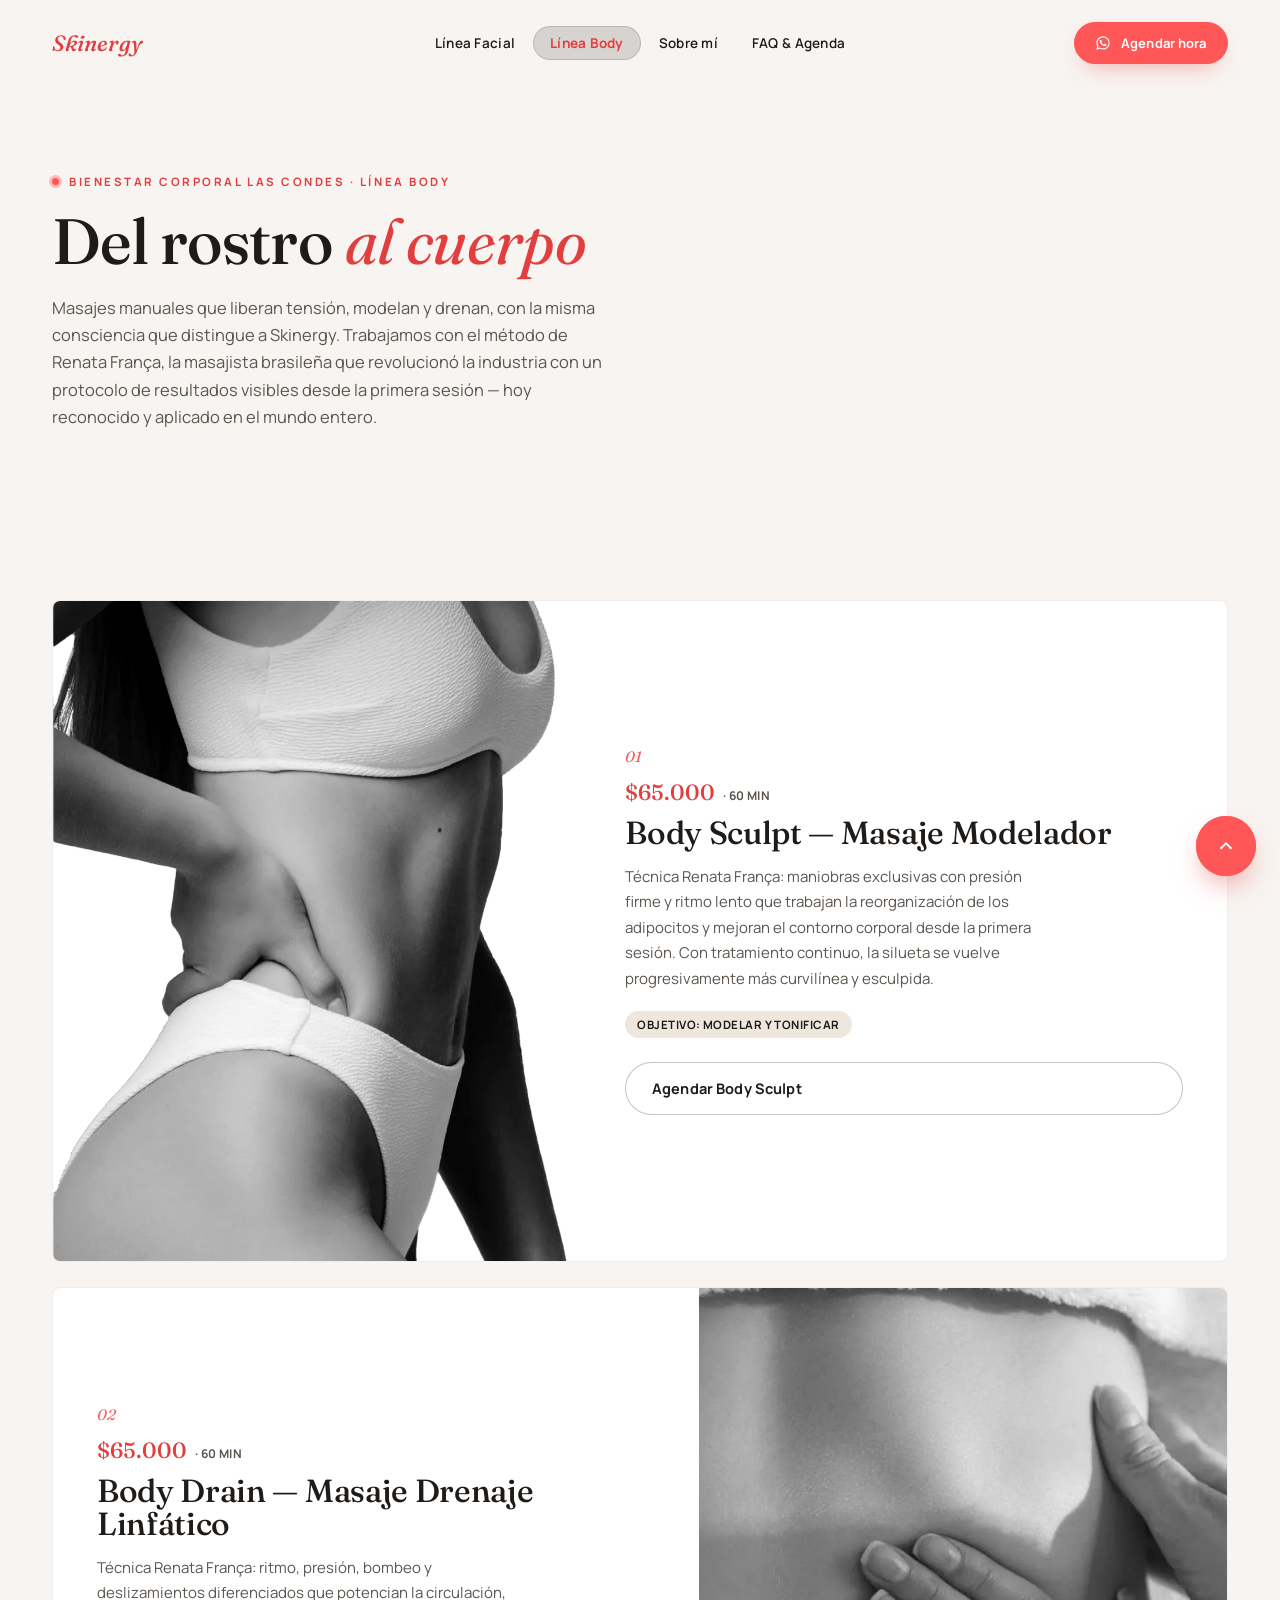
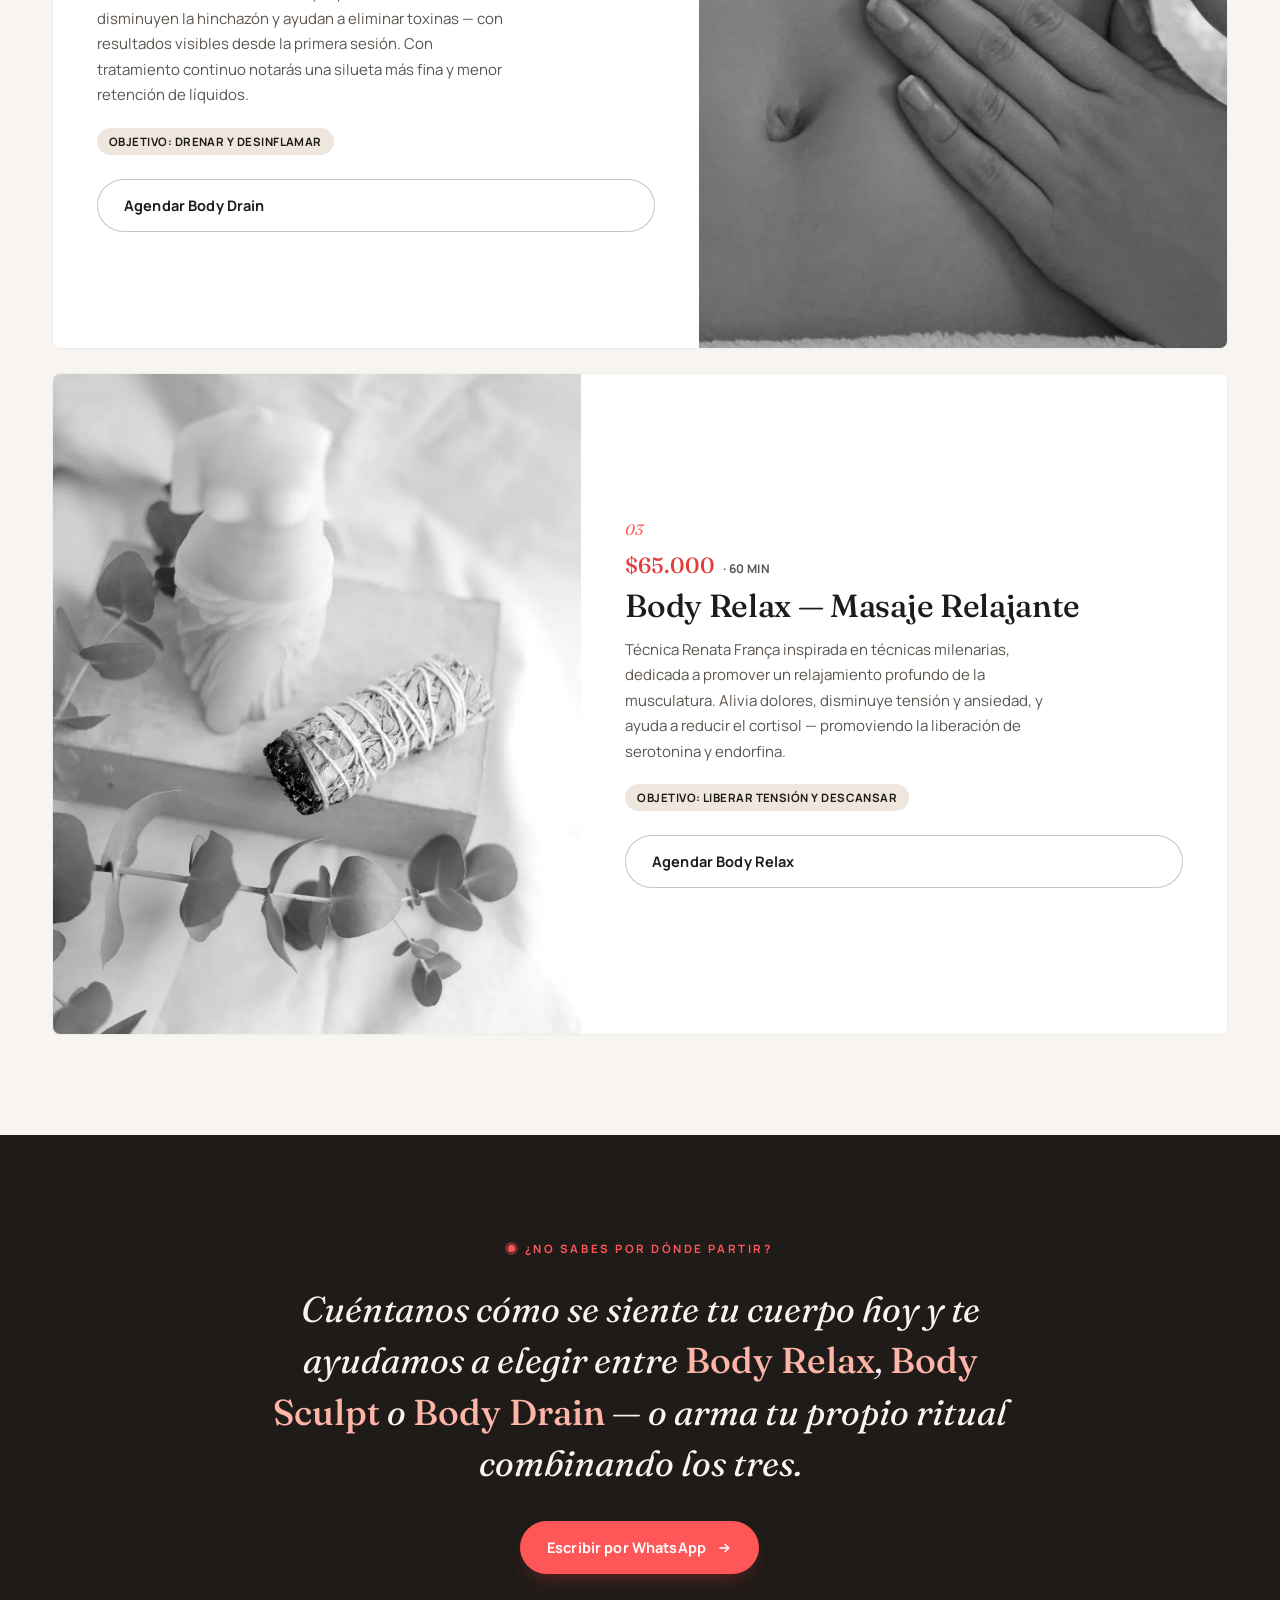
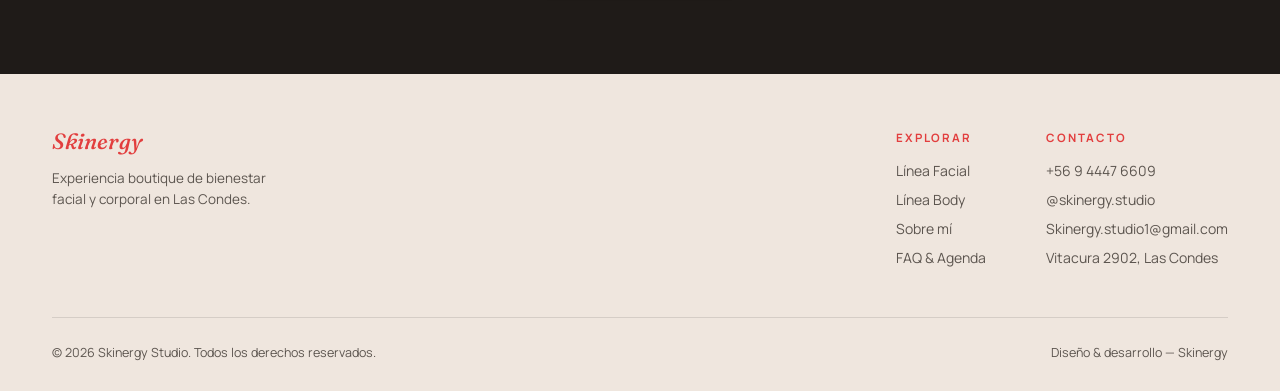
<file: body.html>
<!DOCTYPE html>
<html lang="es">
<head>
<meta charset="UTF-8">
<meta name="viewport" content="width=device-width, initial-scale=1.0, maximum-scale=1">
<title>Línea Body — Skinergy</title>
<meta name="description" content="Bienestar facial Las Condes: Body Relax, Body Sculpt y Body Drain en Skinergy, tratamientos corporales para soltar tensión, esculpir y drenar.">
<link rel="canonical" href="https://skinergy.studio/body.html">
<meta property="og:type" content="website">
<meta property="og:site_name" content="Skinergy">
<meta property="og:locale" content="es_CL">
<meta property="og:url" content="https://skinergy.studio/body.html">
<meta property="og:title" content="Línea Body — Skinergy">
<meta property="og:description" content="Bienestar facial Las Condes: Body Relax, Body Sculpt y Body Drain en Skinergy, tratamientos corporales para soltar tensión, esculpir y drenar.">
<meta property="og:image" content="https://skinergy.studio/body-sculpt.jpg">
<meta name="twitter:card" content="summary_large_image">
<meta name="twitter:title" content="Línea Body — Skinergy">
<meta name="twitter:description" content="Bienestar facial Las Condes: Body Relax, Body Sculpt y Body Drain en Skinergy, tratamientos corporales para soltar tensión, esculpir y drenar.">
<meta name="twitter:image" content="https://skinergy.studio/body-sculpt.jpg">
<script type="application/ld+json">
{
  "@context": "https://schema.org",
  "@type": "DaySpa",
  "name": "Skinergy — Energía para tu piel",
  "image": "https://skinergy.studio/hero-horizontal.jpg",
  "url": "https://skinergy.studio/",
  "telephone": "+56944476609",
  "priceRange": "$$",
  "address": {
    "@type": "PostalAddress",
    "streetAddress": "Av. Vitacura 2902",
    "addressLocality": "Las Condes",
    "addressRegion": "Región Metropolitana",
    "addressCountry": "CL"
  },
  "geo": {
    "@type": "GeoCoordinates",
    "latitude": -33.4123653,
    "longitude": -70.6027542
  },
  "sameAs": ["https://www.instagram.com/skinergy.studio/"]
}
</script>
<link rel="preconnect" href="https://fonts.googleapis.com">
<link rel="preconnect" href="https://fonts.gstatic.com" crossorigin>
<link href="https://fonts.googleapis.com/css2?family=Fraunces:ital,opsz,wght@0,9..144,500;1,9..144,400&family=Manrope:wght@400;500;600;700&display=swap" rel="stylesheet">
<link rel="icon" type="image/png" sizes="32x32" href="favicon-32.png">
<link rel="icon" type="image/png" sizes="16x16" href="favicon-16.png">
<link rel="apple-touch-icon" sizes="180x180" href="apple-touch-icon.png">
<link rel="stylesheet" href="styles.css">
<style>
  .body-grid{ display:flex; flex-direction:column; gap:24px; }
  .body-row{
    --tiltX:0deg; --tiltY:0deg; --lift:0px; --mx:50%; --my:50%;
    position:relative;
    display:grid; grid-template-columns:0.9fr 1.1fr; gap:0; border-radius:8px; overflow:hidden;
    background:var(--white);
    border:1px solid rgba(var(--line-rgb),.08);
    transform:perspective(1200px) rotateX(var(--tiltX)) rotateY(var(--tiltY)) translate3d(0,var(--lift),0);
    transition:transform var(--motion-normal) var(--ease), box-shadow var(--motion-normal) var(--ease), border-color var(--motion-smooth) var(--ease), background-color var(--motion-normal) var(--ease);
    will-change:transform;
  }
  .body-row:hover{ box-shadow:0 22px 40px -20px rgba(var(--line-rgb),.28); border-color:var(--coral-soft); }
  .body-row::after{ content:""; position:absolute; inset:0; border-radius:inherit; pointer-events:none; background:radial-gradient(280px circle at var(--mx) var(--my), rgba(255,87,87,.08), transparent 70%); opacity:0; transition:opacity var(--motion-normal) var(--ease); }
  .body-row:hover::after{ opacity:1; }
  .body-row:nth-child(even){ direction:rtl; }
  .body-row:nth-child(even) > *{ direction:ltr; }
  .body-row .photo{ aspect-ratio:4/5; overflow:hidden; }
  .body-row .photo img{ width:100%; height:100%; object-fit:cover; filter:grayscale(1) contrast(1.06); transition:transform var(--motion-cinematic-lg) var(--ease), filter var(--motion-cinematic-lg) var(--ease); }
  .body-row:hover .photo img{ transform:scale(1.06); filter:grayscale(0) contrast(1.02) saturate(1.05); }
  .body-row .copy{ padding:44px; display:flex; flex-direction:column; justify-content:center; }
  .body-row .copy .n{ font-family:'Fraunces',serif; font-style:italic; color:var(--coral); font-size:15px; margin-bottom:12px; }
  .body-row .price-row{ display:flex; align-items:baseline; gap:8px; margin-bottom:10px; }
  .body-row .price-row .price{ font-family:'Fraunces',serif; font-size:22px; color:var(--coral-deep); font-weight:500; }
  .body-row .price-row .duration{ font-size:12px; color:var(--ink-soft); font-weight:700; letter-spacing:.03em; text-transform:uppercase; }
  .body-row .copy h3{ font-size:clamp(24px,3vw,32px); margin-bottom:14px; }
  .body-row .copy p{ color:var(--ink-soft); font-size:15px; line-height:1.7; margin-bottom:20px; max-width:420px; }
  .body-row .tags{ display:flex; gap:8px; flex-wrap:wrap; margin-bottom:24px; }
  .body-row .tags span{ font-size:11.5px; font-weight:700; letter-spacing:.04em; text-transform:uppercase; padding:6px 12px; border-radius:100px; background:var(--cream-warm); color:var(--ink); }
  @media(max-width:820px){
    .body-row{ grid-template-columns:1fr; }
    .body-row:nth-child(even){ direction:ltr; }
    .body-row .copy{ padding:32px 24px; }
  }
</style>
</head>
<body>

<header id="siteHeader">
  <div class="wrap nav-row">
    <a href="index.html" class="logo" aria-label="Skinergy — Energía para tu piel"><span class="logo-word">Skinergy</span></a>
    <nav class="links">
      <a href="facial.html">Línea Facial</a>
      <a href="body.html" class="active">Línea Body</a>
      <a href="about.html" class="hide-tablet">Sobre mí</a>
      <a href="faq.html">FAQ &amp; Agenda</a>
    </nav>
    <div class="nav-cta">
      <a class="btn" href="https://wa.me/56944476609?text=Hola%2C%20quiero%20agendar%20una%20sesi%C3%B3n%20body%20en%20Skinergy" target="_blank" rel="noopener">
        <svg viewBox="0 0 24 24" fill="currentColor"><path d="M12.04 2C6.58 2 2.13 6.45 2.13 11.91c0 1.75.46 3.46 1.32 4.96L2.05 22l5.25-1.38c1.45.79 3.08 1.21 4.74 1.21h.005c5.46 0 9.9-4.45 9.9-9.92C21.93 6.45 17.5 2 12.04 2Zm0 18.15h-.004a8.2 8.2 0 0 1-4.18-1.15l-.3-.18-3.12.82.83-3.04-.2-.31a8.19 8.19 0 0 1-1.26-4.38c0-4.54 3.7-8.24 8.25-8.24 2.2 0 4.27.86 5.83 2.42a8.19 8.19 0 0 1 2.42 5.83c0 4.55-3.7 8.23-8.25 8.23Zm4.52-6.17c-.25-.12-1.47-.72-1.7-.81-.23-.08-.4-.12-.56.13-.17.25-.64.81-.79.97-.14.17-.29.19-.54.06-.25-.12-1.04-.38-1.99-1.22-.73-.65-1.23-1.46-1.37-1.71-.15-.25-.02-.38.11-.5.11-.11.25-.29.37-.44.13-.14.17-.25.25-.42.08-.17.04-.31-.02-.44-.06-.12-.56-1.34-.76-1.84-.2-.48-.41-.42-.56-.42-.14-.01-.31-.01-.48-.01-.17 0-.44.06-.67.31-.23.25-.87.85-.87 2.08 0 1.23.89 2.41 1.02 2.58.12.17 1.76 2.69 4.27 3.77.6.26 1.06.41 1.43.53.6.19 1.15.16 1.58.1.48-.07 1.47-.6 1.68-1.18.21-.58.21-1.08.15-1.18-.06-.1-.23-.16-.48-.28Z"/></svg>
        <span class="long">Agendar hora</span>
      </a>
      <button class="burger" id="burgerBtn" aria-label="Abrir menú" aria-expanded="false">
        <span></span><span></span><span></span>
      </button>
    </div>
  </div>
  <div class="mobile-menu" id="mobileMenu">
    <div class="mobile-menu-inner">
      <a href="facial.html">Línea Facial</a>
      <a href="body.html" class="active">Línea Body</a>
      <a href="about.html">Sobre mí</a>
      <a href="faq.html">FAQ &amp; Agenda</a>
      <a class="btn" href="https://wa.me/56944476609?text=Hola%2C%20quiero%20agendar%20una%20sesi%C3%B3n%20en%20Skinergy" target="_blank" rel="noopener">Agendar por WhatsApp</a>
    </div>
  </div>
</header>

<main>

  <section class="page-hero">
    <div class="wrap">
      <span class="eyebrow load-reveal">Bienestar corporal Las Condes · Línea Body</span>
      <h1 class="load-reveal">Del rostro <em>al cuerpo</em></h1>
      <p class="lead load-reveal">Masajes manuales que liberan tensión, modelan y drenan, con la misma consciencia que distingue a Skinergy. Trabajamos con el método de Renata França, la masajista brasileña que revolucionó la industria con un protocolo de resultados visibles desde la primera sesión — hoy reconocido y aplicado en el mundo entero.</p>
    </div>
  </section>

  <section>
    <div class="wrap">
      <div class="body-grid">
        <div class="body-row reveal reveal-row">
          <div class="photo"><img src="body-sculpt-900.webp" srcset="body-sculpt-900.webp 900w, body-sculpt-1300.webp 1300w" sizes="(max-width:820px) 92vw, 45vw" alt="Body Sculpt en Skinergy" loading="lazy" decoding="async"></div>
          <div class="copy">
            <span class="n">01</span>
            <div class="price-row"><span class="price">$65.000</span><span class="duration">· 60 min</span></div>
            <h3>Body Sculpt — Masaje Modelador</h3>
            <p>Técnica Renata França: maniobras exclusivas con presión firme y ritmo lento que trabajan la reorganización de los adipocitos y mejoran el contorno corporal desde la primera sesión. Con tratamiento continuo, la silueta se vuelve progresivamente más curvilínea y esculpida.</p>
            <div class="tags"><span>Objetivo: modelar y tonificar</span></div>
            <a class="btn ghost" href="https://wa.me/56944476609?text=Hola%2C%20quiero%20agendar%20Body%20Sculpt%20en%20Skinergy" target="_blank" rel="noopener">Agendar Body Sculpt</a>
          </div>
        </div>

        <div class="body-row reveal reveal-row">
          <div class="photo"><img src="body-drain-900.webp" srcset="body-drain-900.webp 900w, body-drain-1300.webp 1300w" sizes="(max-width:820px) 92vw, 45vw" alt="Body Drain en Skinergy" loading="lazy" decoding="async"></div>
          <div class="copy">
            <span class="n">02</span>
            <div class="price-row"><span class="price">$65.000</span><span class="duration">· 60 min</span></div>
            <h3>Body Drain — Masaje Drenaje Linfático</h3>
            <p>Técnica Renata França: ritmo, presión, bombeo y deslizamientos diferenciados que potencian la circulación, disminuyen la hinchazón y ayudan a eliminar toxinas — con resultados visibles desde la primera sesión. Con tratamiento continuo notarás una silueta más fina y menor retención de líquidos.</p>
            <div class="tags"><span>Objetivo: drenar y desinflamar</span></div>
            <a class="btn ghost" href="https://wa.me/56944476609?text=Hola%2C%20quiero%20agendar%20Body%20Drain%20en%20Skinergy" target="_blank" rel="noopener">Agendar Body Drain</a>
          </div>
        </div>

        <div class="body-row reveal reveal-row">
          <div class="photo"><img src="body-relax-900.webp" srcset="body-relax-900.webp 900w, body-relax-1300.webp 1300w" sizes="(max-width:820px) 92vw, 45vw" alt="Body Relax en Skinergy" loading="lazy" decoding="async"></div>
          <div class="copy">
            <span class="n">03</span>
            <div class="price-row"><span class="price">$65.000</span><span class="duration">· 60 min</span></div>
            <h3>Body Relax — Masaje Relajante</h3>
            <p>Técnica Renata França inspirada en técnicas milenarias, dedicada a promover un relajamiento profundo de la musculatura. Alivia dolores, disminuye tensión y ansiedad, y ayuda a reducir el cortisol — promoviendo la liberación de serotonina y endorfina.</p>
            <div class="tags"><span>Objetivo: liberar tensión y descansar</span></div>
            <a class="btn ghost" href="https://wa.me/56944476609?text=Hola%2C%20quiero%20agendar%20Body%20Relax%20en%20Skinergy" target="_blank" rel="noopener">Agendar Body Relax</a>
          </div>
        </div>
      </div>
    </div>
  </section>

  <section class="quote-section">
    <div class="wrap quote-wrap">
      <span class="eyebrow">¿No sabes por dónde partir?</span>
      <blockquote class="reveal">Cuéntanos cómo se siente tu cuerpo hoy y te ayudamos a elegir entre <b>Body Relax</b>, <b>Body Sculpt</b> o <b>Body Drain</b> — o arma tu propio ritual combinando los tres.</blockquote>
      <a class="btn reveal" style="margin-top:32px;" href="https://wa.me/56944476609?text=Hola%2C%20quiero%20agendar%20una%20sesi%C3%B3n%20body%20en%20Skinergy" target="_blank" rel="noopener">
        Escribir por WhatsApp
        <svg viewBox="0 0 24 24" fill="none" stroke="currentColor" stroke-width="2"><path d="M5 12h14M13 6l6 6-6 6"/></svg>
      </a>
    </div>
  </section>

</main>

<footer>
  <div class="wrap">
    <div class="footer-top">
      <div>
        <a href="index.html" class="logo" aria-label="Skinergy — Energía para tu piel"><span class="logo-word">Skinergy</span></a>
        <p style="margin-top:14px; max-width:240px; font-size:13.5px; color:var(--ink-soft); line-height:1.6;">Experiencia boutique de bienestar facial y corporal en Las Condes.</p>
      </div>
      <div class="footer-cols">
        <div class="footer-col">
          <h5>Explorar</h5>
          <a href="facial.html">Línea Facial</a>
          <a href="body.html">Línea Body</a>
          <a href="about.html">Sobre mí</a>
          <a href="faq.html">FAQ &amp; Agenda</a>
        </div>
        <div class="footer-col">
          <h5>Contacto</h5>
          <a href="https://wa.me/56944476609" target="_blank" rel="noopener">+56 9 4447 6609</a>
          <a href="https://www.instagram.com/skinergy.studio/" target="_blank" rel="noopener">@skinergy.studio</a>
          <a href="mailto:Skinergy.studio1@gmail.com">Skinergy.studio1@gmail.com</a>
          <a href="faq.html#ubicacion">Vitacura 2902, Las Condes</a>
        </div>
      </div>
    </div>
    <div class="footer-bottom">
      <p>© 2026 Skinergy Studio. Todos los derechos reservados.</p>
      <p>Diseño &amp; desarrollo — Skinergy</p>
    </div>
  </div>
</footer>

<div class="fab-group" id="fabGroup">
  <div class="fab-options">
    <a class="fab-item" href="https://www.instagram.com/skinergy.studio/" target="_blank" rel="noopener" aria-label="Instagram">
      <svg viewBox="0 0 24 24"><path d="M12 2.163c3.204 0 3.584.012 4.85.07 3.252.148 4.771 1.691 4.919 4.919.058 1.265.069 1.645.069 4.849 0 3.205-.012 3.584-.069 4.849-.149 3.225-1.664 4.771-4.919 4.919-1.266.058-1.644.07-4.85.07-3.204 0-3.584-.012-4.849-.07-3.26-.149-4.771-1.699-4.919-4.92-.058-1.265-.07-1.644-.07-4.849 0-3.204.013-3.583.07-4.849.149-3.227 1.664-4.771 4.919-4.919 1.266-.057 1.645-.069 4.849-.069zm0-2.163c-3.259 0-3.667.014-4.947.072-4.358.2-6.78 2.618-6.98 6.98-.059 1.281-.073 1.689-.073 4.948 0 3.259.014 3.668.072 4.948.2 4.358 2.618 6.78 6.98 6.98 1.281.058 1.689.072 4.948.072 3.259 0 3.668-.014 4.948-.072 4.354-.2 6.782-2.618 6.979-6.98.059-1.28.073-1.689.073-4.948 0-3.259-.014-3.667-.072-4.947-.196-4.354-2.617-6.78-6.979-6.98-1.281-.059-1.69-.073-4.949-.073zm0 5.838c-3.403 0-6.162 2.759-6.162 6.162s2.759 6.163 6.162 6.163 6.162-2.759 6.162-6.163c0-3.403-2.759-6.162-6.162-6.162zm0 10.162c-2.209 0-4-1.79-4-4 0-2.209 1.791-4 4-4s4 1.791 4 4c0 2.21-1.791 4-4 4zm6.406-11.845c-.796 0-1.441.645-1.441 1.44s.645 1.44 1.441 1.44c.795 0 1.439-.645 1.439-1.44s-.644-1.44-1.439-1.44z"/></svg>
    </a>
    <a class="fab-item" href="https://wa.me/56944476609?text=Hola%2C%20quiero%20agendar%20una%20sesi%C3%B3n%20body%20en%20Skinergy" target="_blank" rel="noopener" aria-label="WhatsApp">
      <svg viewBox="0 0 24 24"><path d="M12.04 2C6.58 2 2.13 6.45 2.13 11.91c0 1.75.46 3.46 1.32 4.96L2.05 22l5.25-1.38c1.45.79 3.08 1.21 4.74 1.21h.005c5.46 0 9.9-4.45 9.9-9.92C21.93 6.45 17.5 2 12.04 2Zm0 18.15h-.004a8.2 8.2 0 0 1-4.18-1.15l-.3-.18-3.12.82.83-3.04-.2-.31a8.19 8.19 0 0 1-1.26-4.38c0-4.54 3.7-8.24 8.25-8.24 2.2 0 4.27.86 5.83 2.42a8.19 8.19 0 0 1 2.42 5.83c0 4.55-3.7 8.23-8.25 8.23Zm4.52-6.17c-.25-.12-1.47-.72-1.7-.81-.23-.08-.4-.12-.56.13-.17.25-.64.81-.79.97-.14.17-.29.19-.54.06-.25-.12-1.04-.38-1.99-1.22-.73-.65-1.23-1.46-1.37-1.71-.15-.25-.02-.38.11-.5.11-.11.25-.29.37-.44.13-.14.17-.25.25-.42.08-.17.04-.31-.02-.44-.06-.12-.56-1.34-.76-1.84-.2-.48-.41-.42-.56-.42-.14-.01-.31-.01-.48-.01-.17 0-.44.06-.67.31-.23.25-.87.85-.87 2.08 0 1.23.89 2.41 1.02 2.58.12.17 1.76 2.69 4.27 3.77.6.26 1.06.41 1.43.53.6.19 1.15.16 1.58.1.48-.07 1.47-.6 1.68-1.18.21-.58.21-1.08.15-1.18-.06-.1-.23-.16-.48-.28Z"/></svg>
    </a>
  </div>
  <button class="fab-toggle" id="fabToggle" aria-label="Mostrar contacto" aria-expanded="false">
    <span class="pulse"></span>
    <svg viewBox="0 0 24 24" fill="none" stroke="currentColor" stroke-width="2"><path d="M6 15l6-6 6 6"/></svg>
  </button>
</div>

<script src="script.js"></script>
</body>
</html>
</file>
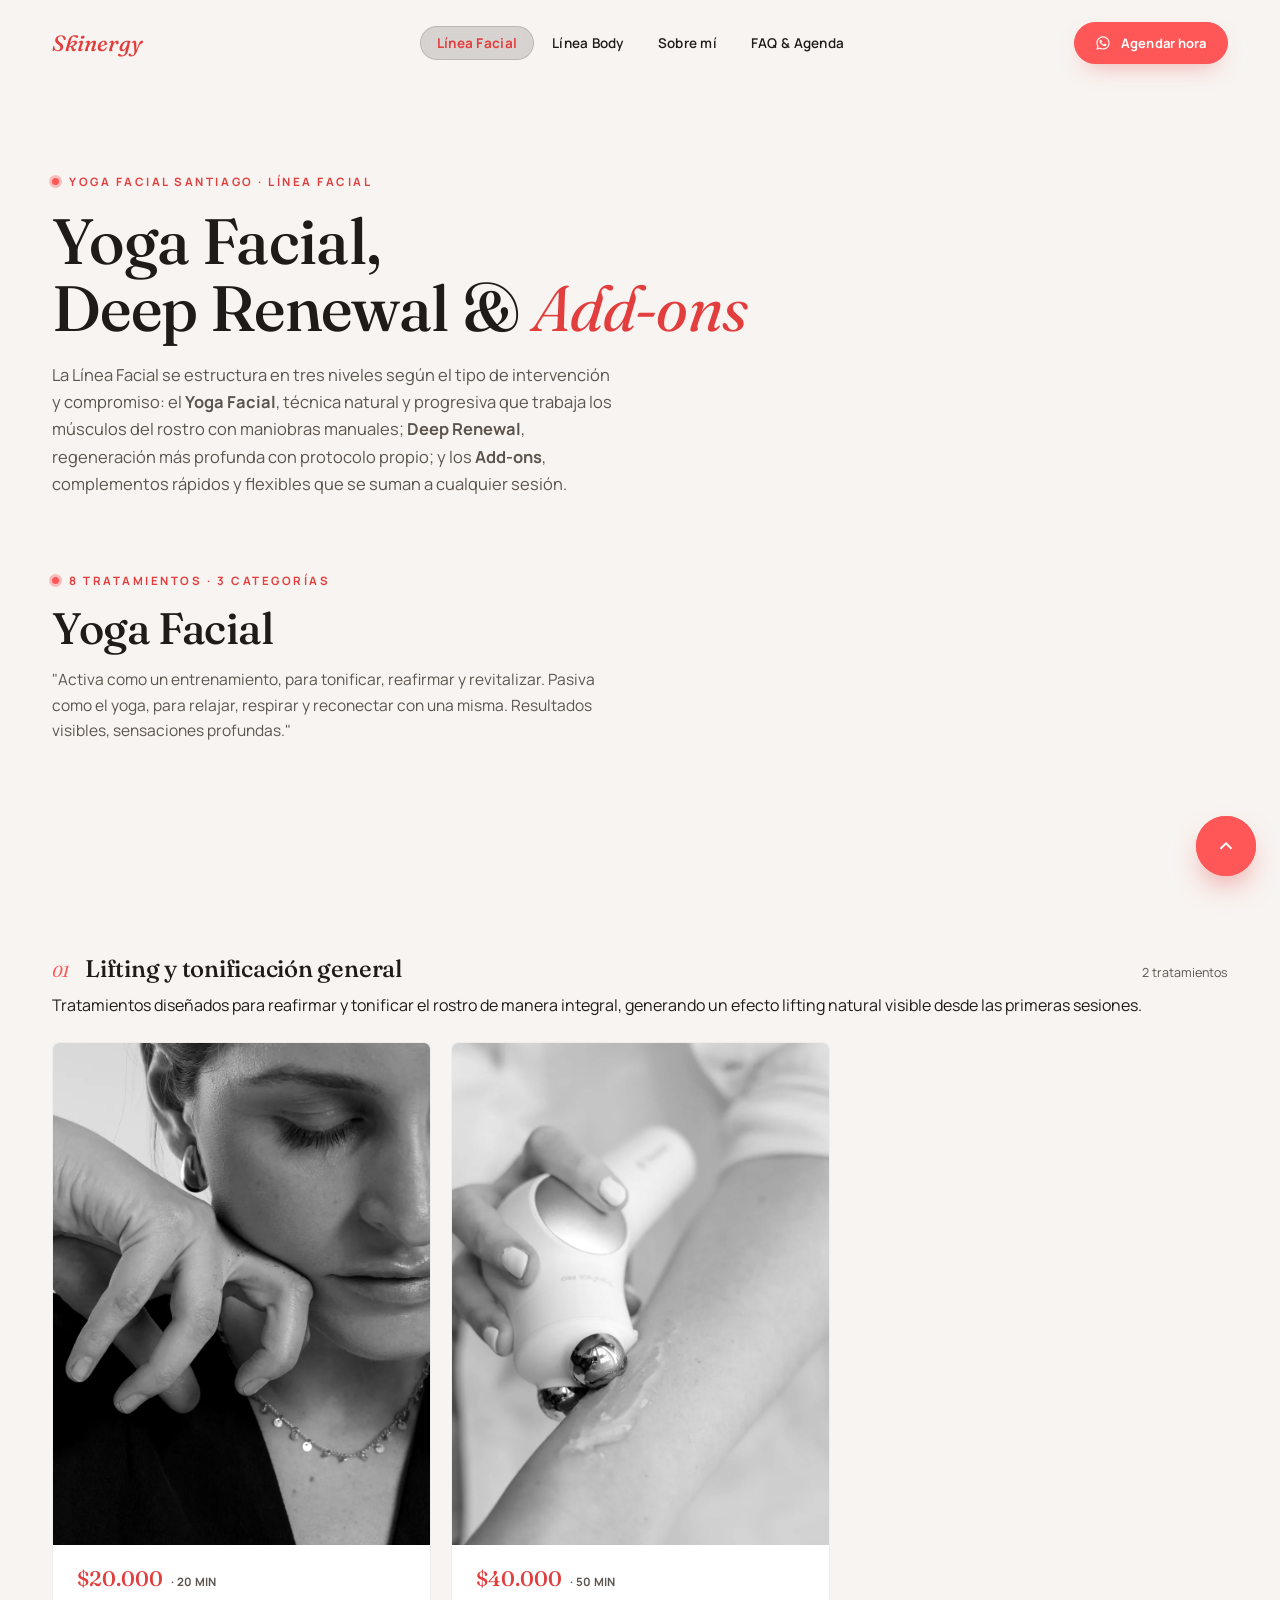
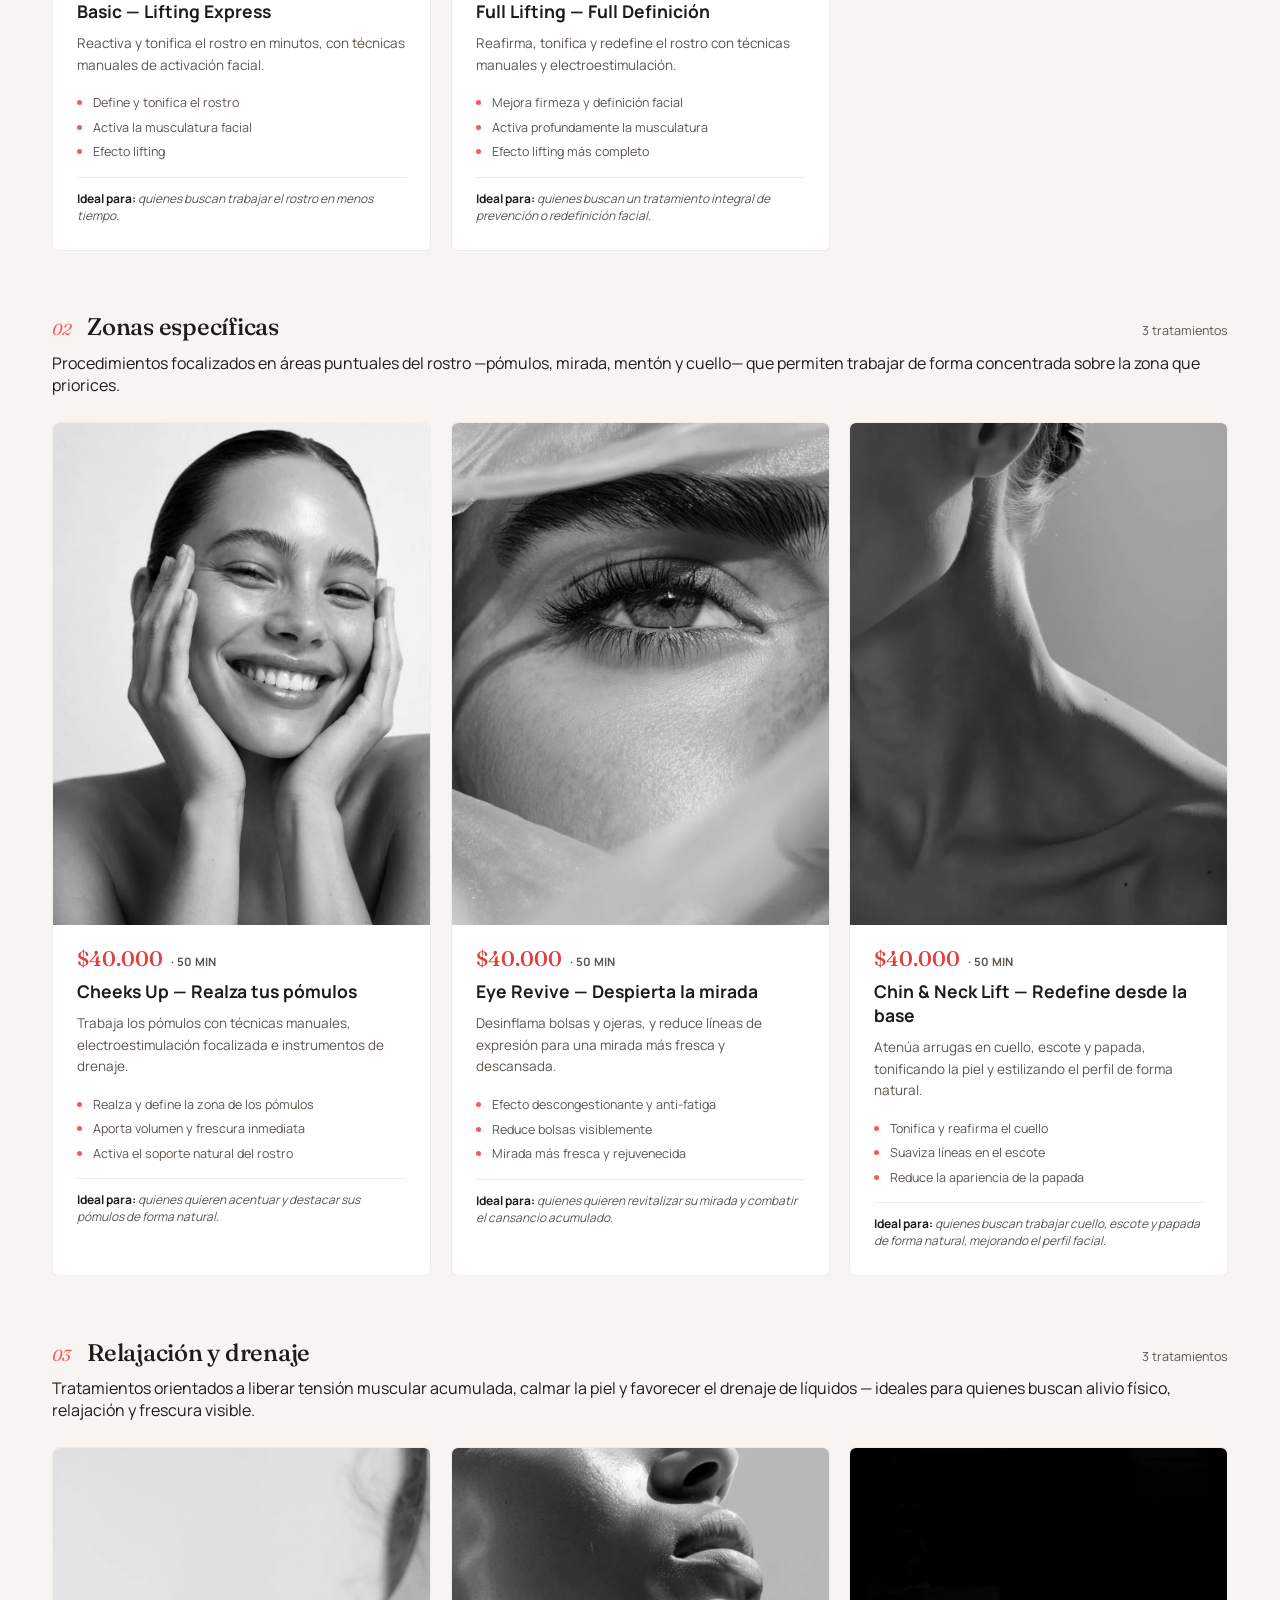
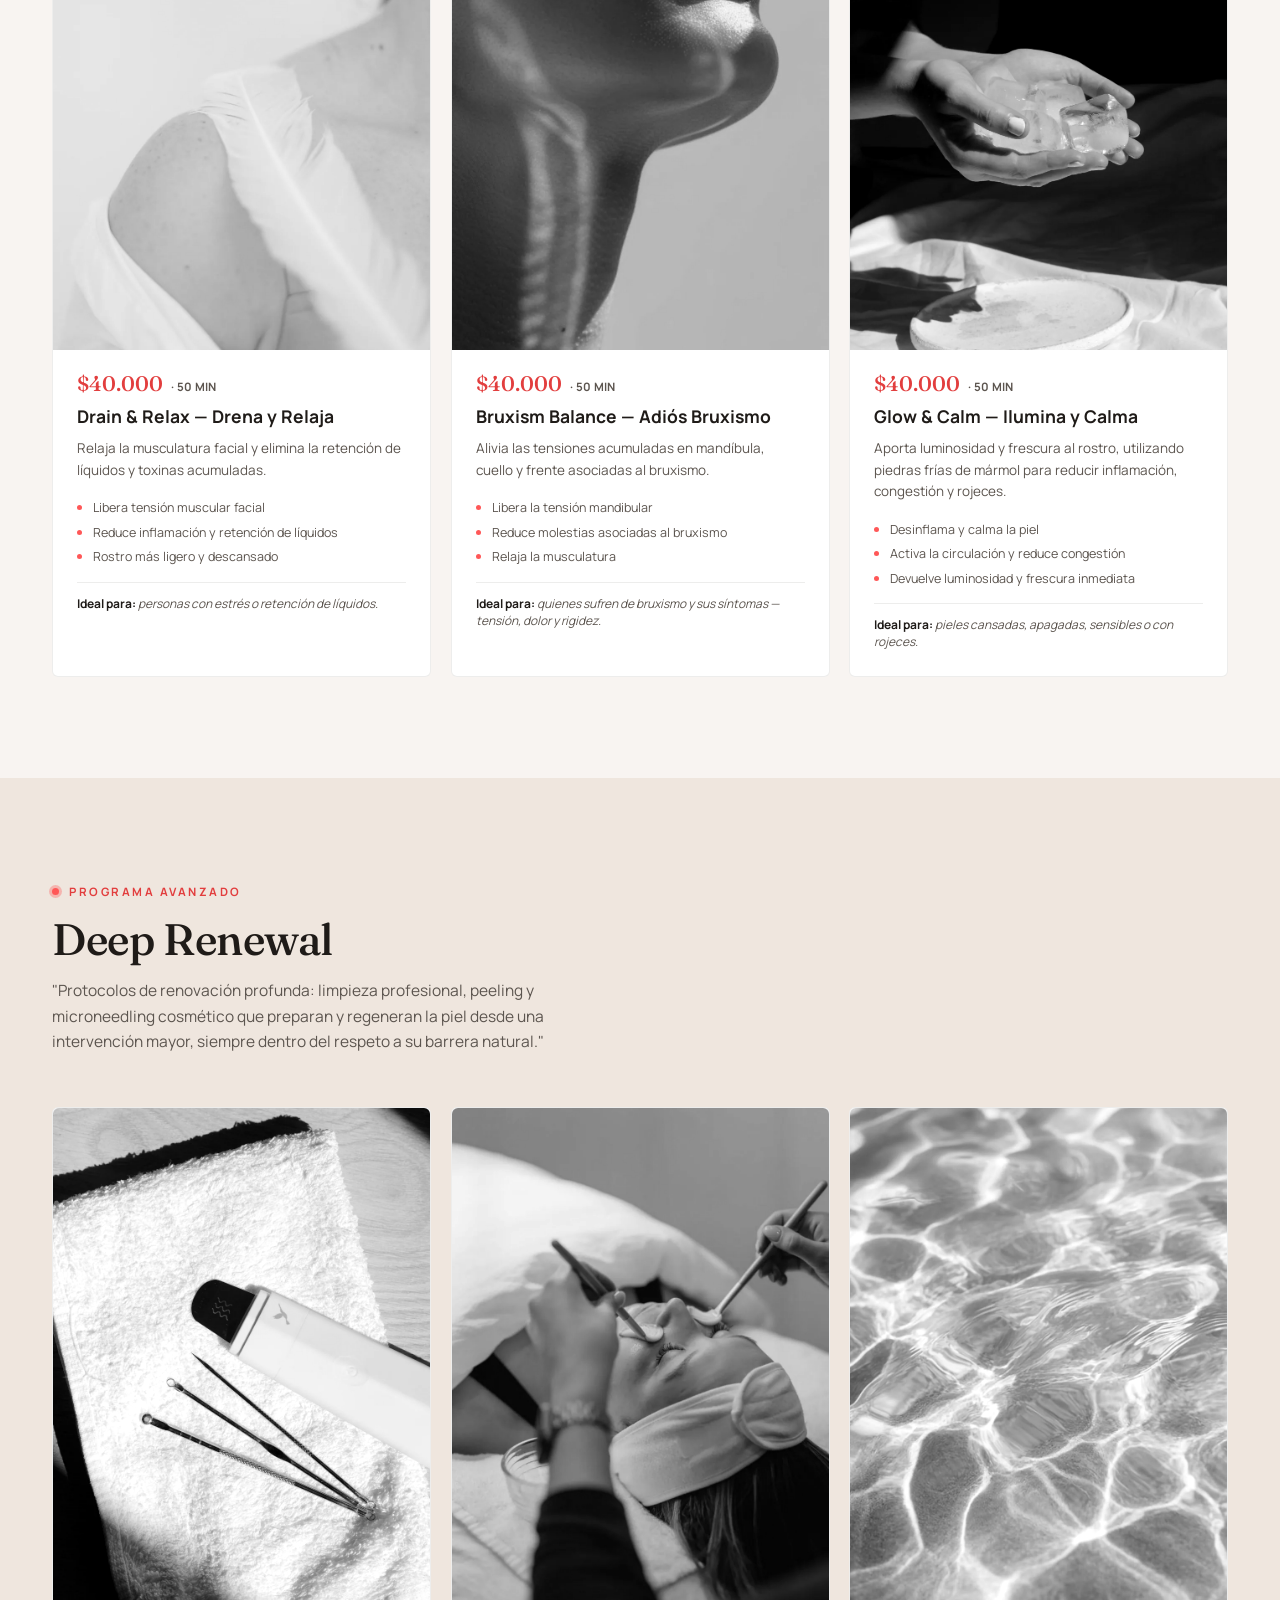
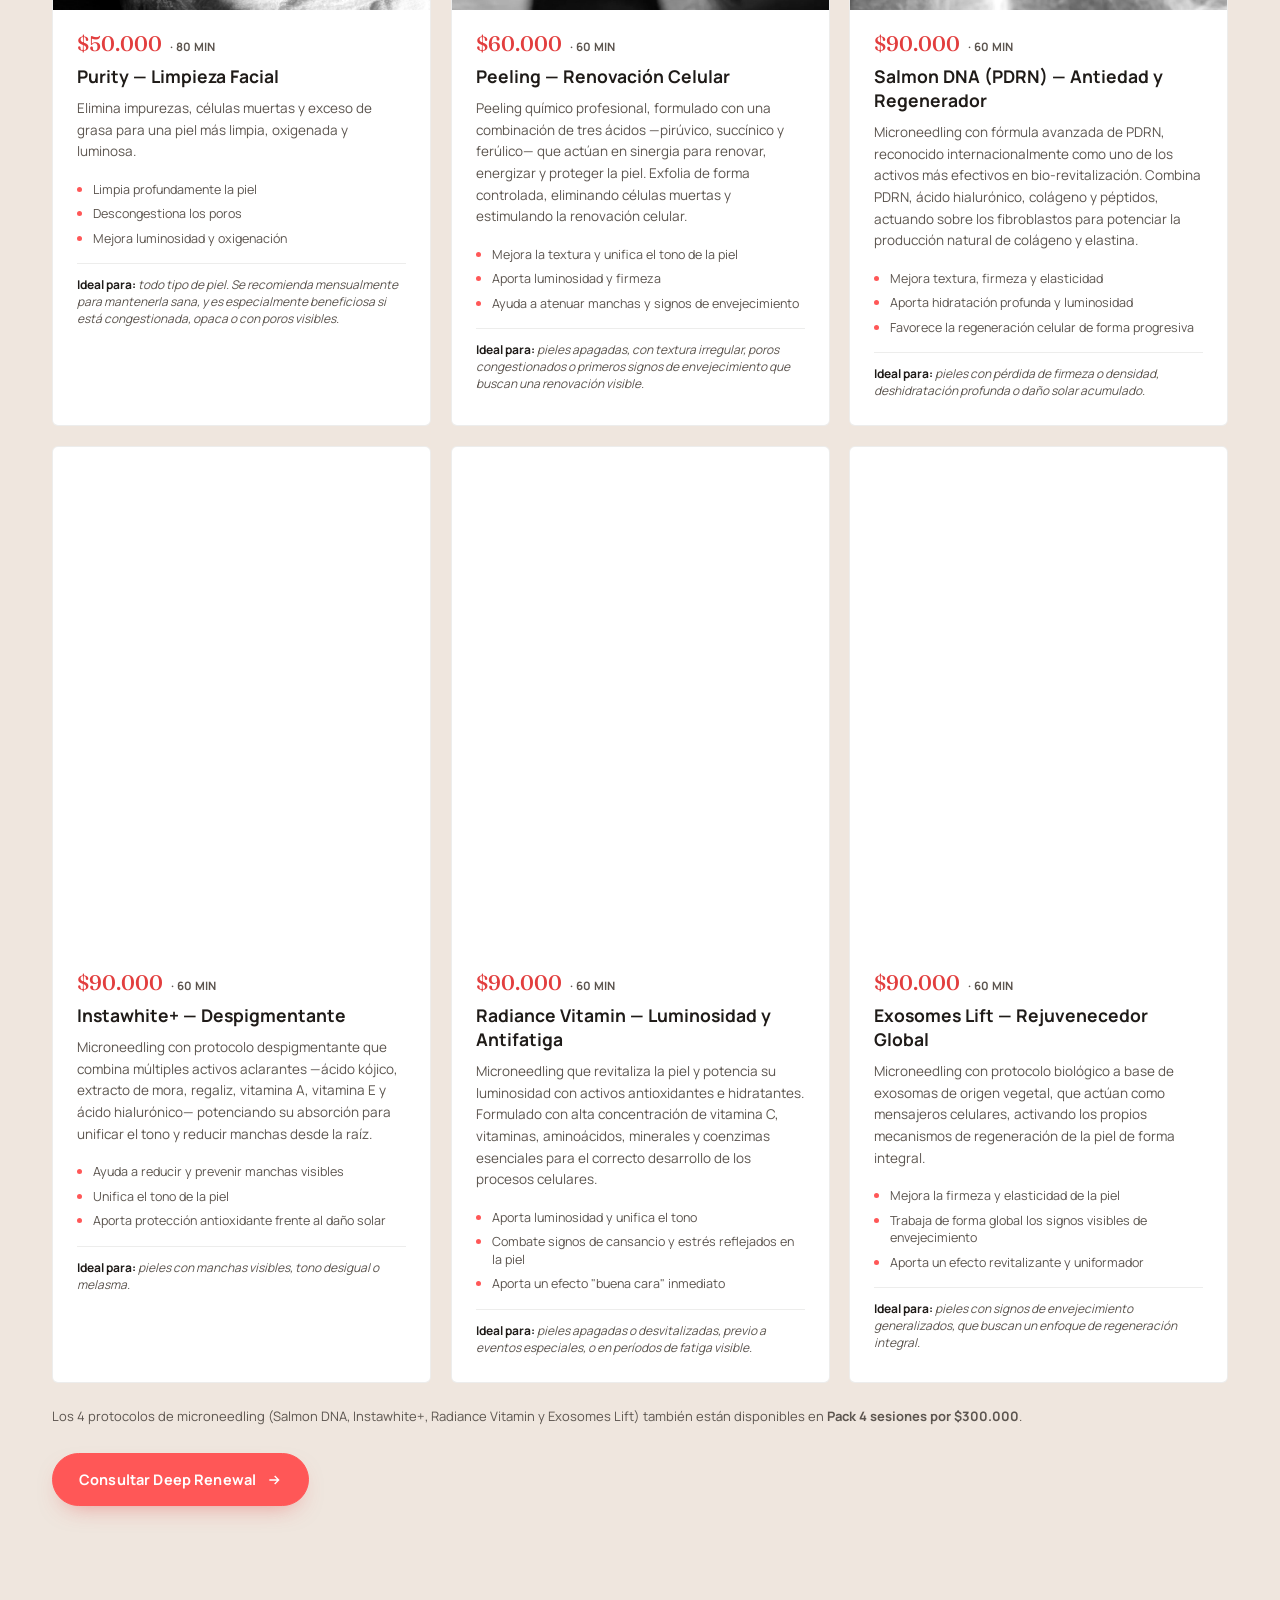
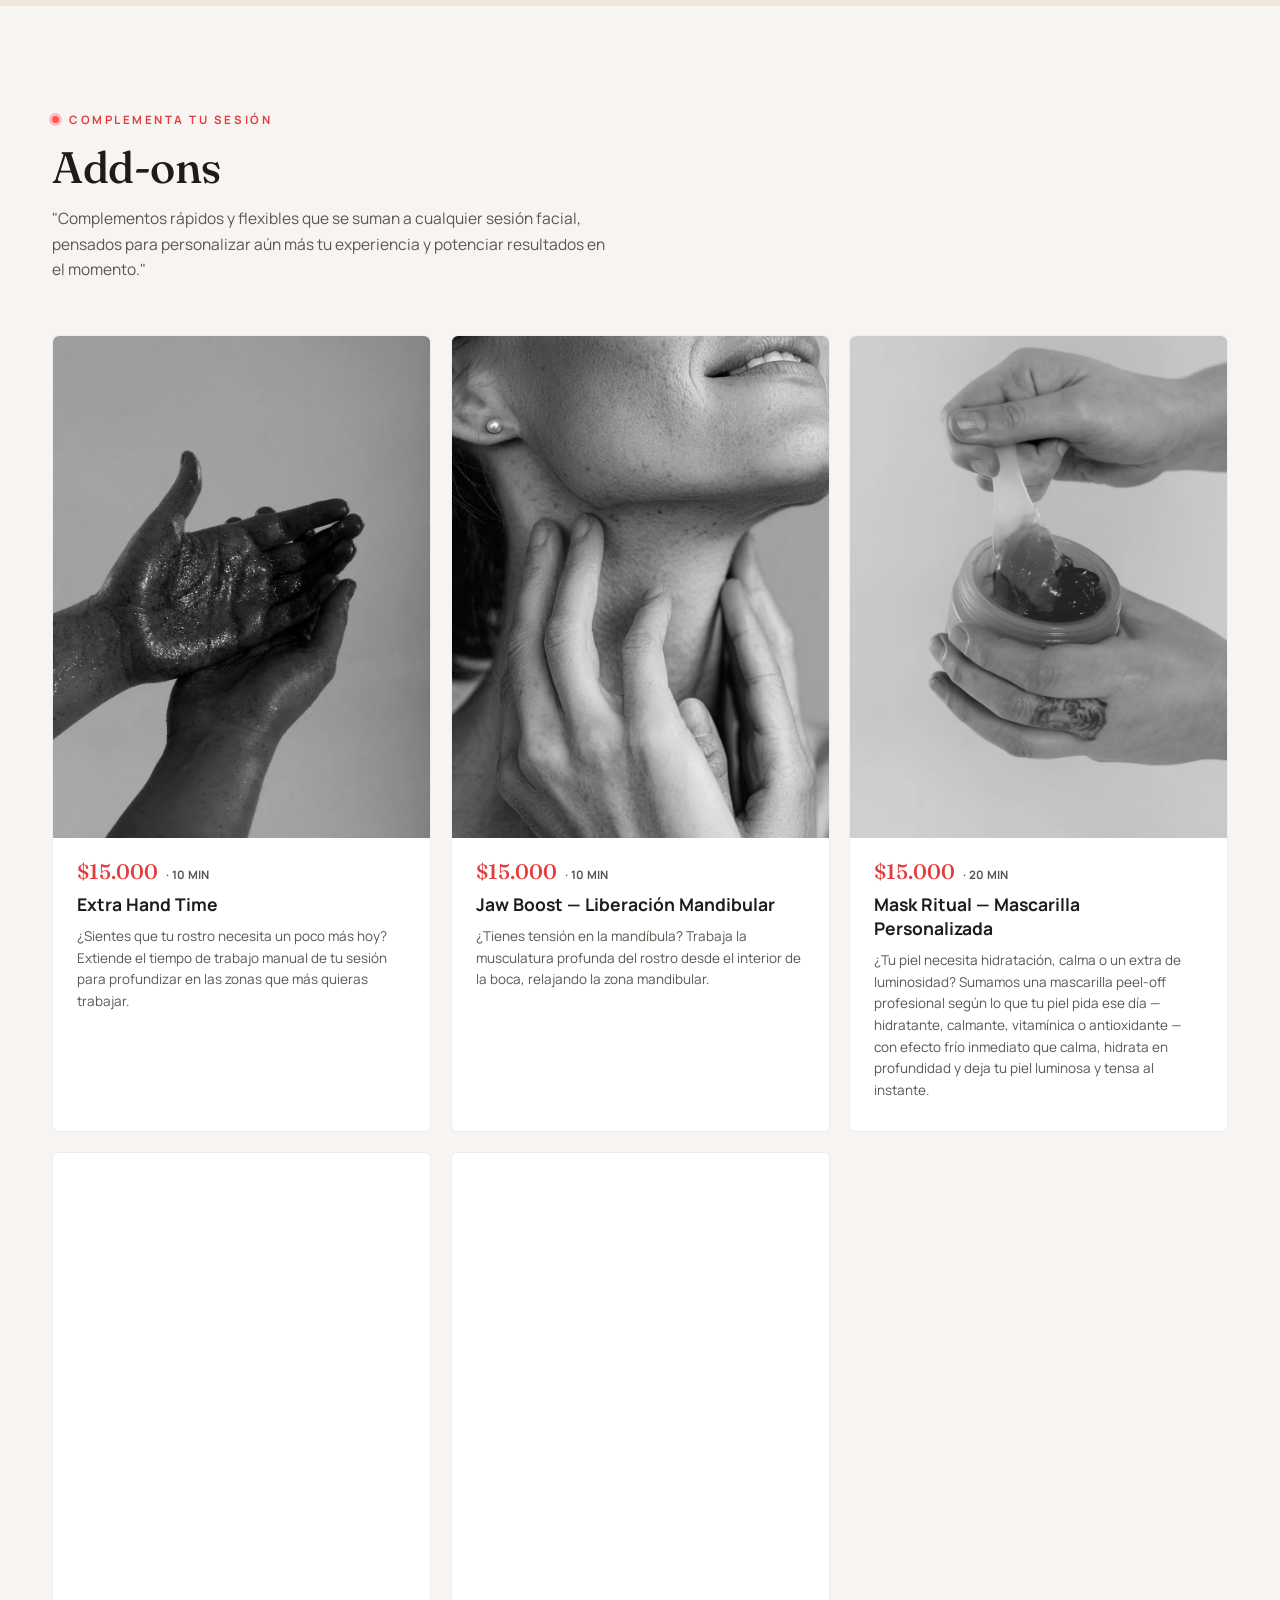
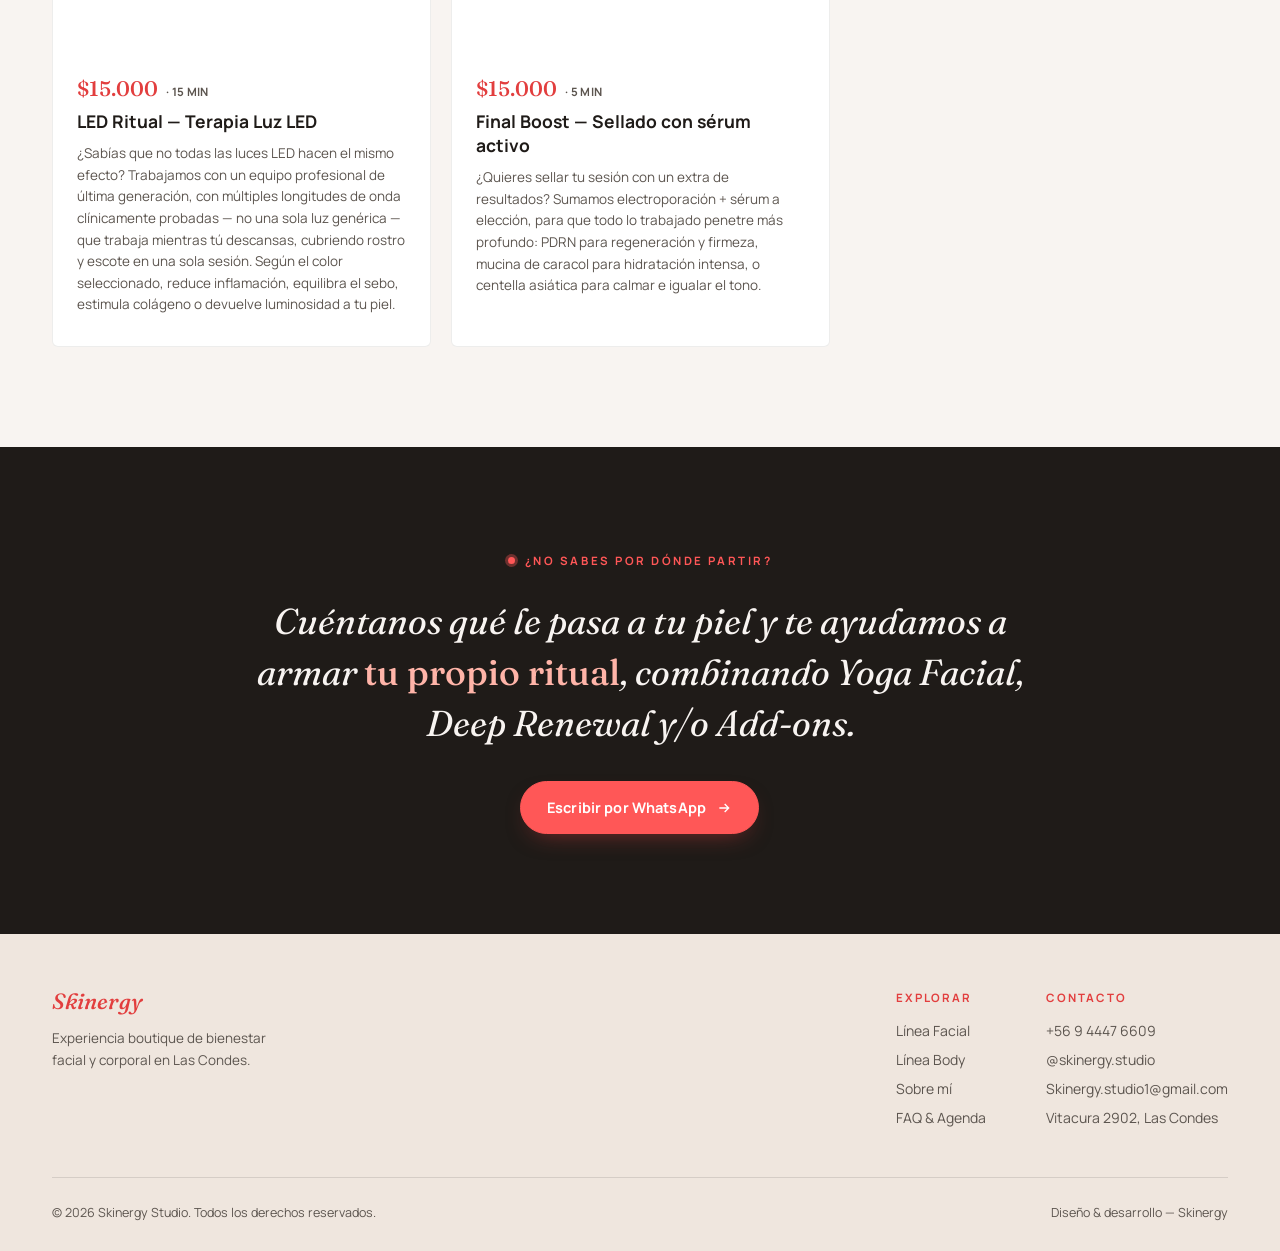
<file: facial.html>
<!DOCTYPE html>
<html lang="es">
<head>
<meta charset="UTF-8">
<meta name="viewport" content="width=device-width, initial-scale=1.0, maximum-scale=1">
<title>Línea Facial — Yoga Facial, Deep Renewal &amp; Add-ons | Skinergy</title>
<meta name="description" content="Yoga facial Santiago: 8 tratamientos faciales en 3 categorías, programa Deep Renewal con limpieza, peeling y microneedling, y add-ons personalizables en Skinergy, Las Condes.">
<link rel="canonical" href="https://skinergy.studio/facial.html">
<meta property="og:type" content="website">
<meta property="og:site_name" content="Skinergy">
<meta property="og:locale" content="es_CL">
<meta property="og:url" content="https://skinergy.studio/facial.html">
<meta property="og:title" content="Línea Facial — Yoga Facial, Deep Renewal &amp; Add-ons | Skinergy">
<meta property="og:description" content="Yoga facial Santiago: 8 tratamientos faciales en 3 categorías, programa Deep Renewal con limpieza, peeling y microneedling, y add-ons personalizables en Skinergy, Las Condes.">
<meta property="og:image" content="https://skinergy.studio/hero-horizontal.jpg">
<meta name="twitter:card" content="summary_large_image">
<meta name="twitter:title" content="Línea Facial — Yoga Facial, Deep Renewal &amp; Add-ons | Skinergy">
<meta name="twitter:description" content="Yoga facial Santiago: 8 tratamientos faciales en 3 categorías, programa Deep Renewal con limpieza, peeling y microneedling, y add-ons personalizables en Skinergy, Las Condes.">
<meta name="twitter:image" content="https://skinergy.studio/hero-horizontal.jpg">
<script type="application/ld+json">
{
  "@context": "https://schema.org",
  "@type": "DaySpa",
  "name": "Skinergy — Energía para tu piel",
  "image": "https://skinergy.studio/hero-horizontal.jpg",
  "url": "https://skinergy.studio/",
  "telephone": "+56944476609",
  "priceRange": "$$",
  "address": {
    "@type": "PostalAddress",
    "streetAddress": "Av. Vitacura 2902",
    "addressLocality": "Las Condes",
    "addressRegion": "Región Metropolitana",
    "addressCountry": "CL"
  },
  "geo": {
    "@type": "GeoCoordinates",
    "latitude": -33.4123653,
    "longitude": -70.6027542
  },
  "sameAs": ["https://www.instagram.com/skinergy.studio/"]
}
</script>
<link rel="preconnect" href="https://fonts.googleapis.com">
<link rel="preconnect" href="https://fonts.gstatic.com" crossorigin>
<link href="https://fonts.googleapis.com/css2?family=Fraunces:ital,opsz,wght@0,9..144,500;1,9..144,400&family=Manrope:wght@400;500;600;700&display=swap" rel="stylesheet">
<link rel="icon" type="image/png" sizes="32x32" href="favicon-32.png">
<link rel="icon" type="image/png" sizes="16x16" href="favicon-16.png">
<link rel="apple-touch-icon" sizes="180x180" href="apple-touch-icon.png">
<link rel="stylesheet" href="styles.css">
</head>
<body>

<header id="siteHeader">
  <div class="wrap nav-row">
    <a href="index.html" class="logo" aria-label="Skinergy — Energía para tu piel"><span class="logo-word">Skinergy</span></a>
    <nav class="links">
      <a href="facial.html" class="active">Línea Facial</a>
      <a href="body.html">Línea Body</a>
      <a href="about.html" class="hide-tablet">Sobre mí</a>
      <a href="faq.html">FAQ &amp; Agenda</a>
    </nav>
    <div class="nav-cta">
      <a class="btn" href="https://wa.me/56944476609?text=Hola%2C%20quiero%20agendar%20una%20sesi%C3%B3n%20facial%20en%20Skinergy" target="_blank" rel="noopener">
        <svg viewBox="0 0 24 24" fill="currentColor"><path d="M12.04 2C6.58 2 2.13 6.45 2.13 11.91c0 1.75.46 3.46 1.32 4.96L2.05 22l5.25-1.38c1.45.79 3.08 1.21 4.74 1.21h.005c5.46 0 9.9-4.45 9.9-9.92C21.93 6.45 17.5 2 12.04 2Zm0 18.15h-.004a8.2 8.2 0 0 1-4.18-1.15l-.3-.18-3.12.82.83-3.04-.2-.31a8.19 8.19 0 0 1-1.26-4.38c0-4.54 3.7-8.24 8.25-8.24 2.2 0 4.27.86 5.83 2.42a8.19 8.19 0 0 1 2.42 5.83c0 4.55-3.7 8.23-8.25 8.23Zm4.52-6.17c-.25-.12-1.47-.72-1.7-.81-.23-.08-.4-.12-.56.13-.17.25-.64.81-.79.97-.14.17-.29.19-.54.06-.25-.12-1.04-.38-1.99-1.22-.73-.65-1.23-1.46-1.37-1.71-.15-.25-.02-.38.11-.5.11-.11.25-.29.37-.44.13-.14.17-.25.25-.42.08-.17.04-.31-.02-.44-.06-.12-.56-1.34-.76-1.84-.2-.48-.41-.42-.56-.42-.14-.01-.31-.01-.48-.01-.17 0-.44.06-.67.31-.23.25-.87.85-.87 2.08 0 1.23.89 2.41 1.02 2.58.12.17 1.76 2.69 4.27 3.77.6.26 1.06.41 1.43.53.6.19 1.15.16 1.58.1.48-.07 1.47-.6 1.68-1.18.21-.58.21-1.08.15-1.18-.06-.1-.23-.16-.48-.28Z"/></svg>
        <span class="long">Agendar hora</span>
      </a>
      <button class="burger" id="burgerBtn" aria-label="Abrir menú" aria-expanded="false">
        <span></span><span></span><span></span>
      </button>
    </div>
  </div>
  <div class="mobile-menu" id="mobileMenu">
    <div class="mobile-menu-inner">
      <a href="facial.html" class="active">Línea Facial</a>
      <a href="body.html">Línea Body</a>
      <a href="about.html">Sobre mí</a>
      <a href="faq.html">FAQ &amp; Agenda</a>
      <a class="btn" href="https://wa.me/56944476609?text=Hola%2C%20quiero%20agendar%20una%20sesi%C3%B3n%20en%20Skinergy" target="_blank" rel="noopener">Agendar por WhatsApp</a>
    </div>
  </div>
</header>

<main>

  <section class="page-hero">
    <div class="wrap">
      <span class="eyebrow load-reveal">Yoga facial Santiago · Línea Facial</span>
      <h1 class="load-reveal">Yoga Facial,<br>Deep Renewal &amp; <em>Add-ons</em></h1>
      <p class="lead load-reveal">La Línea Facial se estructura en tres niveles según el tipo de intervención y compromiso: el <strong>Yoga Facial</strong>, técnica natural y progresiva que trabaja los músculos del rostro con maniobras manuales; <strong>Deep Renewal</strong>, regeneración más profunda con protocolo propio; y los <strong>Add-ons</strong>, complementos rápidos y flexibles que se suman a cualquier sesión.</p>
    </div>
  </section>

  <!-- YOGA FACIAL QUOTE -->
  <section style="padding-top:0; padding-bottom:60px;">
    <div class="wrap">
      <div class="section-head reveal">
        <span class="eyebrow">8 tratamientos · 3 categorías</span>
        <h2>Yoga Facial</h2>
        <p class="sub">"Activa como un entrenamiento, para tonificar, reafirmar y revitalizar. Pasiva como el yoga, para relajar, respirar y reconectar con una misma. Resultados visibles, sensaciones profundas."</p>
      </div>
    </div>
  </section>

  <!-- 01 Lifting y tonificación general -->
  <section>
    <div class="wrap">
      <div class="cat-group">
        <div class="cat-group-head">
          <span class="n">01</span>
          <h3>Lifting y tonificación general</h3>
          <span class="count">2 tratamientos</span>
        </div>
        <p class="sub" style="margin:-14px 0 26px;">Tratamientos diseñados para reafirmar y tonificar el rostro de manera integral, generando un efecto lifting natural visible desde las primeras sesiones.</p>
        <div class="treat-grid">
          <div class="treat-card reveal reveal-seq">
            <div class="photo"><img src="basic-lifting-900.webp" srcset="basic-lifting-900.webp 900w, basic-lifting-1300.webp 1300w" sizes="(max-width:640px) 92vw, (max-width:940px) 46vw, 380px" alt="Basic — Lifting Express en Skinergy" loading="lazy" decoding="async"></div>
          <div class="price-row"><span class="price">$20.000</span><span class="duration">· 20 min</span></div>
            <h4>Basic — Lifting Express</h4>
            <p>Reactiva y tonifica el rostro en minutos, con técnicas manuales de activación facial.</p>
            <ul><li>Define y tonifica el rostro</li><li>Activa la musculatura facial</li><li>Efecto lifting</li></ul>
            <div class="ideal"><b>Ideal para:</b> quienes buscan trabajar el rostro en menos tiempo.</div>
          </div>
          <div class="treat-card reveal reveal-seq">
            <div class="photo"><img src="full-lifting-900.webp" srcset="full-lifting-900.webp 900w, full-lifting-1300.webp 1300w" sizes="(max-width:640px) 92vw, (max-width:940px) 46vw, 380px" alt="Full Lifting en Skinergy" loading="lazy" decoding="async"></div>
          <div class="price-row"><span class="price">$40.000</span><span class="duration">· 50 min</span></div>
            <h4>Full Lifting — Full Definición</h4>
            <p>Reafirma, tonifica y redefine el rostro con técnicas manuales y electroestimulación.</p>
            <ul><li>Mejora firmeza y definición facial</li><li>Activa profundamente la musculatura</li><li>Efecto lifting más completo</li></ul>
            <div class="ideal"><b>Ideal para:</b> quienes buscan un tratamiento integral de prevención o redefinición facial.</div>
          </div>
        </div>
      </div>

      <!-- 02 Zonas específicas -->
      <div class="cat-group">
        <div class="cat-group-head">
          <span class="n">02</span>
          <h3>Zonas específicas</h3>
          <span class="count">3 tratamientos</span>
        </div>
        <p class="sub" style="margin:-14px 0 26px;">Procedimientos focalizados en áreas puntuales del rostro —pómulos, mirada, mentón y cuello— que permiten trabajar de forma concentrada sobre la zona que priorices.</p>
        <div class="treat-grid">
          <div class="treat-card reveal reveal-seq">
            <div class="photo"><img src="cheeks-up-900.webp" srcset="cheeks-up-900.webp 900w, cheeks-up-1300.webp 1300w" sizes="(max-width:640px) 92vw, (max-width:940px) 46vw, 380px" alt="Cheeks Up en Skinergy" loading="lazy" decoding="async"></div>
          <div class="price-row"><span class="price">$40.000</span><span class="duration">· 50 min</span></div>
            <h4>Cheeks Up — Realza tus pómulos</h4>
            <p>Trabaja los pómulos con técnicas manuales, electroestimulación focalizada e instrumentos de drenaje.</p>
            <ul><li>Realza y define la zona de los pómulos</li><li>Aporta volumen y frescura inmediata</li><li>Activa el soporte natural del rostro</li></ul>
            <div class="ideal"><b>Ideal para:</b> quienes quieren acentuar y destacar sus pómulos de forma natural.</div>
          </div>
          <div class="treat-card reveal reveal-seq">
            <div class="photo"><img src="eye-revive-900.webp" srcset="eye-revive-900.webp 900w, eye-revive-1300.webp 1300w" sizes="(max-width:640px) 92vw, (max-width:940px) 46vw, 380px" alt="Eye Revive en Skinergy" loading="lazy" decoding="async"></div>
          <div class="price-row"><span class="price">$40.000</span><span class="duration">· 50 min</span></div>
            <h4>Eye Revive — Despierta la mirada</h4>
            <p>Desinflama bolsas y ojeras, y reduce líneas de expresión para una mirada más fresca y descansada.</p>
            <ul><li>Efecto descongestionante y anti-fatiga</li><li>Reduce bolsas visiblemente</li><li>Mirada más fresca y rejuvenecida</li></ul>
            <div class="ideal"><b>Ideal para:</b> quienes quieren revitalizar su mirada y combatir el cansancio acumulado.</div>
          </div>
          <div class="treat-card reveal reveal-seq">
            <div class="photo"><img src="chin-neck-lift-900.webp" srcset="chin-neck-lift-900.webp 900w, chin-neck-lift-1300.webp 1300w" sizes="(max-width:640px) 92vw, (max-width:940px) 46vw, 380px" alt="Chin & Neck Lift en Skinergy" loading="lazy" decoding="async"></div>
          <div class="price-row"><span class="price">$40.000</span><span class="duration">· 50 min</span></div>
            <h4>Chin &amp; Neck Lift — Redefine desde la base</h4>
            <p>Atenúa arrugas en cuello, escote y papada, tonificando la piel y estilizando el perfil de forma natural.</p>
            <ul><li>Tonifica y reafirma el cuello</li><li>Suaviza líneas en el escote</li><li>Reduce la apariencia de la papada</li></ul>
            <div class="ideal"><b>Ideal para:</b> quienes buscan trabajar cuello, escote y papada de forma natural, mejorando el perfil facial.</div>
          </div>
        </div>
      </div>

      <!-- 03 Relajación y drenaje -->
      <div class="cat-group">
        <div class="cat-group-head">
          <span class="n">03</span>
          <h3>Relajación y drenaje</h3>
          <span class="count">3 tratamientos</span>
        </div>
        <p class="sub" style="margin:-14px 0 26px;">Tratamientos orientados a liberar tensión muscular acumulada, calmar la piel y favorecer el drenaje de líquidos — ideales para quienes buscan alivio físico, relajación y frescura visible.</p>
        <div class="treat-grid">
          <div class="treat-card reveal reveal-seq">
            <div class="photo"><img src="drain-relax-900.webp" srcset="drain-relax-900.webp 900w, drain-relax-1300.webp 1300w" sizes="(max-width:640px) 92vw, (max-width:940px) 46vw, 380px" alt="Drain & Relax en Skinergy" loading="lazy" decoding="async"></div>
          <div class="price-row"><span class="price">$40.000</span><span class="duration">· 50 min</span></div>
            <h4>Drain &amp; Relax — Drena y Relaja</h4>
            <p>Relaja la musculatura facial y elimina la retención de líquidos y toxinas acumuladas.</p>
            <ul><li>Libera tensión muscular facial</li><li>Reduce inflamación y retención de líquidos</li><li>Rostro más ligero y descansado</li></ul>
            <div class="ideal"><b>Ideal para:</b> personas con estrés o retención de líquidos.</div>
          </div>
          <div class="treat-card reveal reveal-seq">
            <div class="photo"><img src="bruxism-balance-900.webp" srcset="bruxism-balance-900.webp 900w, bruxism-balance-1300.webp 1300w" sizes="(max-width:640px) 92vw, (max-width:940px) 46vw, 380px" alt="Bruxism Balance en Skinergy" loading="lazy" decoding="async"></div>
          <div class="price-row"><span class="price">$40.000</span><span class="duration">· 50 min</span></div>
            <h4>Bruxism Balance — Adiós Bruxismo</h4>
            <p>Alivia las tensiones acumuladas en mandíbula, cuello y frente asociadas al bruxismo.</p>
            <ul><li>Libera la tensión mandibular</li><li>Reduce molestias asociadas al bruxismo</li><li>Relaja la musculatura</li></ul>
            <div class="ideal"><b>Ideal para:</b> quienes sufren de bruxismo y sus síntomas — tensión, dolor y rigidez.</div>
          </div>
          <div class="treat-card reveal reveal-seq">
            <div class="photo"><img src="glow-calm-900.webp" srcset="glow-calm-900.webp 900w, glow-calm-1300.webp 1300w" sizes="(max-width:640px) 92vw, (max-width:940px) 46vw, 380px" alt="Glow & Calm en Skinergy" loading="lazy" decoding="async"></div>
          <div class="price-row"><span class="price">$40.000</span><span class="duration">· 50 min</span></div>
            <h4>Glow &amp; Calm — Ilumina y Calma</h4>
            <p>Aporta luminosidad y frescura al rostro, utilizando piedras frías de mármol para reducir inflamación, congestión y rojeces.</p>
            <ul><li>Desinflama y calma la piel</li><li>Activa la circulación y reduce congestión</li><li>Devuelve luminosidad y frescura inmediata</li></ul>
            <div class="ideal"><b>Ideal para:</b> pieles cansadas, apagadas, sensibles o con rojeces.</div>
          </div>
        </div>
      </div>
    </div>
  </section>

  <!-- DEEP RENEWAL -->
  <section style="background:var(--cream-warm);">
    <div class="wrap">
      <div class="section-head reveal">
        <span class="eyebrow">Programa avanzado</span>
        <h2>Deep Renewal</h2>
        <p class="sub">"Protocolos de renovación profunda: limpieza profesional, peeling y microneedling cosmético que preparan y regeneran la piel desde una intervención mayor, siempre dentro del respeto a su barrera natural."</p>
      </div>

      <div class="treat-grid" style="margin-bottom:24px;">
        <div class="treat-card reveal reveal-seq">
          <div class="photo"><img src="purity-900.webp" srcset="purity-900.webp 900w, purity-1300.webp 1300w" sizes="(max-width:640px) 92vw, (max-width:940px) 46vw, 380px" alt="Purity — Limpieza Facial en Skinergy" loading="lazy" decoding="async"></div>
          <div class="price-row"><span class="price">$50.000</span><span class="duration">· 80 min</span></div>
          <h4>Purity — Limpieza Facial</h4>
          <p>Elimina impurezas, células muertas y exceso de grasa para una piel más limpia, oxigenada y luminosa.</p>
          <ul><li>Limpia profundamente la piel</li><li>Descongestiona los poros</li><li>Mejora luminosidad y oxigenación</li></ul>
          <div class="ideal"><b>Ideal para:</b> todo tipo de piel. Se recomienda mensualmente para mantenerla sana, y es especialmente beneficiosa si está congestionada, opaca o con poros visibles.</div>
        </div>
        <div class="treat-card reveal reveal-seq">
          <div class="photo"><img src="peeling-900.webp" srcset="peeling-900.webp 900w, peeling-1300.webp 1300w" sizes="(max-width:640px) 92vw, (max-width:940px) 46vw, 380px" alt="Peeling — Renovación Celular en Skinergy" loading="lazy" decoding="async"></div>
          <div class="price-row"><span class="price">$60.000</span><span class="duration">· 60 min</span></div>
          <h4>Peeling — Renovación Celular</h4>
          <p>Peeling químico profesional, formulado con una combinación de tres ácidos —pirúvico, succínico y ferúlico— que actúan en sinergia para renovar, energizar y proteger la piel. Exfolia de forma controlada, eliminando células muertas y estimulando la renovación celular.</p>
          <ul><li>Mejora la textura y unifica el tono de la piel</li><li>Aporta luminosidad y firmeza</li><li>Ayuda a atenuar manchas y signos de envejecimiento</li></ul>
          <div class="ideal"><b>Ideal para:</b> pieles apagadas, con textura irregular, poros congestionados o primeros signos de envejecimiento que buscan una renovación visible.</div>
        </div>
        <div class="treat-card reveal reveal-seq">
          <div class="photo"><img src="adn-salmon-900.webp" srcset="adn-salmon-900.webp 900w, adn-salmon-1300.webp 1300w" sizes="(max-width:640px) 92vw, (max-width:940px) 46vw, 380px" alt="Salmon DNA (PDRN) en Skinergy" loading="lazy" decoding="async"></div>
          <div class="price-row"><span class="price">$90.000</span><span class="duration">· 60 min</span></div>
          <h4>Salmon DNA (PDRN) — Antiedad y Regenerador</h4>
          <p>Microneedling con fórmula avanzada de PDRN, reconocido internacionalmente como uno de los activos más efectivos en bio-revitalización. Combina PDRN, ácido hialurónico, colágeno y péptidos, actuando sobre los fibroblastos para potenciar la producción natural de colágeno y elastina.</p>
          <ul><li>Mejora textura, firmeza y elasticidad</li><li>Aporta hidratación profunda y luminosidad</li><li>Favorece la regeneración celular de forma progresiva</li></ul>
          <div class="ideal"><b>Ideal para:</b> pieles con pérdida de firmeza o densidad, deshidratación profunda o daño solar acumulado.</div>
        </div>
        <div class="treat-card reveal reveal-seq">
          <div class="photo"><img src="instawhite-900.webp" srcset="instawhite-900.webp 900w, instawhite-1300.webp 1300w" sizes="(max-width:640px) 92vw, (max-width:940px) 46vw, 380px" alt="Instawhite+ en Skinergy" loading="lazy" decoding="async"></div>
          <div class="price-row"><span class="price">$90.000</span><span class="duration">· 60 min</span></div>
          <h4>Instawhite+ — Despigmentante</h4>
          <p>Microneedling con protocolo despigmentante que combina múltiples activos aclarantes —ácido kójico, extracto de mora, regaliz, vitamina A, vitamina E y ácido hialurónico— potenciando su absorción para unificar el tono y reducir manchas desde la raíz.</p>
          <ul><li>Ayuda a reducir y prevenir manchas visibles</li><li>Unifica el tono de la piel</li><li>Aporta protección antioxidante frente al daño solar</li></ul>
          <div class="ideal"><b>Ideal para:</b> pieles con manchas visibles, tono desigual o melasma.</div>
        </div>
        <div class="treat-card reveal reveal-seq">
          <div class="photo"><img src="radiance-vitamin-900.webp" srcset="radiance-vitamin-900.webp 900w, radiance-vitamin-1300.webp 1300w" sizes="(max-width:640px) 92vw, (max-width:940px) 46vw, 380px" alt="Radiance Vitamin en Skinergy" loading="lazy" decoding="async"></div>
          <div class="price-row"><span class="price">$90.000</span><span class="duration">· 60 min</span></div>
          <h4>Radiance Vitamin — Luminosidad y Antifatiga</h4>
          <p>Microneedling que revitaliza la piel y potencia su luminosidad con activos antioxidantes e hidratantes. Formulado con alta concentración de vitamina C, vitaminas, aminoácidos, minerales y coenzimas esenciales para el correcto desarrollo de los procesos celulares.</p>
          <ul><li>Aporta luminosidad y unifica el tono</li><li>Combate signos de cansancio y estrés reflejados en la piel</li><li>Aporta un efecto "buena cara" inmediato</li></ul>
          <div class="ideal"><b>Ideal para:</b> pieles apagadas o desvitalizadas, previo a eventos especiales, o en períodos de fatiga visible.</div>
        </div>
        <div class="treat-card reveal reveal-seq">
          <div class="photo"><img src="exosomes-lift-900.webp" srcset="exosomes-lift-900.webp 900w, exosomes-lift-1300.webp 1300w" sizes="(max-width:640px) 92vw, (max-width:940px) 46vw, 380px" alt="Exosomes Lift en Skinergy" loading="lazy" decoding="async"></div>
          <div class="price-row"><span class="price">$90.000</span><span class="duration">· 60 min</span></div>
          <h4>Exosomes Lift — Rejuvenecedor Global</h4>
          <p>Microneedling con protocolo biológico a base de exosomas de origen vegetal, que actúan como mensajeros celulares, activando los propios mecanismos de regeneración de la piel de forma integral.</p>
          <ul><li>Mejora la firmeza y elasticidad de la piel</li><li>Trabaja de forma global los signos visibles de envejecimiento</li><li>Aporta un efecto revitalizante y uniformador</li></ul>
          <div class="ideal"><b>Ideal para:</b> pieles con signos de envejecimiento generalizados, que buscan un enfoque de regeneración integral.</div>
        </div>
      </div>
      <p style="font-size:13px; color:var(--ink-soft); margin-bottom:28px;">Los 4 protocolos de microneedling (Salmon DNA, Instawhite+, Radiance Vitamin y Exosomes Lift) también están disponibles en <strong>Pack 4 sesiones por $300.000</strong>.</p>
      <a class="btn reveal" href="https://wa.me/56944476609?text=Hola%2C%20quiero%20agendar%20una%20sesi%C3%B3n%20de%20Deep%20Renewal%20en%20Skinergy" target="_blank" rel="noopener">
        Consultar Deep Renewal
        <svg viewBox="0 0 24 24" fill="none" stroke="currentColor" stroke-width="2"><path d="M5 12h14M13 6l6 6-6 6"/></svg>
      </a>
    </div>
  </section>

  <!-- ADD-ONS -->
  <section>
    <div class="wrap">
      <div class="section-head reveal">
        <span class="eyebrow">Complementa tu sesión</span>
        <h2>Add-ons</h2>
        <p class="sub">"Complementos rápidos y flexibles que se suman a cualquier sesión facial, pensados para personalizar aún más tu experiencia y potenciar resultados en el momento."</p>
      </div>
      <div class="treat-grid">
        <div class="treat-card reveal reveal-seq">
          <div class="photo"><img src="extra-hand-900.webp" srcset="extra-hand-900.webp 900w, extra-hand-1300.webp 1300w" sizes="(max-width:640px) 92vw, (max-width:940px) 46vw, 380px" alt="Extra Hand Time en Skinergy" loading="lazy" decoding="async"></div>
          <div class="price-row"><span class="price">$15.000</span><span class="duration">· 10 min</span></div>
          <h4>Extra Hand Time</h4>
          <p>¿Sientes que tu rostro necesita un poco más hoy? Extiende el tiempo de trabajo manual de tu sesión para profundizar en las zonas que más quieras trabajar.</p>
        </div>
        <div class="treat-card reveal reveal-seq">
          <div class="photo"><img src="jaw-boost-900.webp" srcset="jaw-boost-900.webp 900w, jaw-boost-1300.webp 1300w" sizes="(max-width:640px) 92vw, (max-width:940px) 46vw, 380px" alt="Jaw Boost en Skinergy" loading="lazy" decoding="async"></div>
          <div class="price-row"><span class="price">$15.000</span><span class="duration">· 10 min</span></div>
          <h4>Jaw Boost — Liberación Mandibular</h4>
          <p>¿Tienes tensión en la mandíbula? Trabaja la musculatura profunda del rostro desde el interior de la boca, relajando la zona mandibular.</p>
        </div>
        <div class="treat-card reveal reveal-seq">
          <div class="photo"><img src="mask-ritual-900.webp" srcset="mask-ritual-900.webp 900w, mask-ritual-1300.webp 1300w" sizes="(max-width:640px) 92vw, (max-width:940px) 46vw, 380px" alt="Mask Ritual en Skinergy" loading="lazy" decoding="async"></div>
          <div class="price-row"><span class="price">$15.000</span><span class="duration">· 20 min</span></div>
          <h4>Mask Ritual — Mascarilla Personalizada</h4>
          <p>¿Tu piel necesita hidratación, calma o un extra de luminosidad? Sumamos una mascarilla peel-off profesional según lo que tu piel pida ese día — hidratante, calmante, vitamínica o antioxidante — con efecto frío inmediato que calma, hidrata en profundidad y deja tu piel luminosa y tensa al instante.</p>
        </div>
        <div class="treat-card reveal reveal-seq">
          <div class="photo"><img src="led-ritual-900.webp" srcset="led-ritual-900.webp 900w, led-ritual-1300.webp 1300w" sizes="(max-width:640px) 92vw, (max-width:940px) 46vw, 380px" alt="LED Ritual en Skinergy" loading="lazy" decoding="async"></div>
          <div class="price-row"><span class="price">$15.000</span><span class="duration">· 15 min</span></div>
          <h4>LED Ritual — Terapia Luz LED</h4>
          <p>¿Sabías que no todas las luces LED hacen el mismo efecto? Trabajamos con un equipo profesional de última generación, con múltiples longitudes de onda clínicamente probadas — no una sola luz genérica — que trabaja mientras tú descansas, cubriendo rostro y escote en una sola sesión. Según el color seleccionado, reduce inflamación, equilibra el sebo, estimula colágeno o devuelve luminosidad a tu piel.</p>
        </div>
        <div class="treat-card reveal reveal-seq">
          <div class="photo"><img src="final-boost-900.webp" srcset="final-boost-900.webp 900w, final-boost-1300.webp 1300w" sizes="(max-width:640px) 92vw, (max-width:940px) 46vw, 380px" alt="Final Boost en Skinergy" loading="lazy" decoding="async"></div>
          <div class="price-row"><span class="price">$15.000</span><span class="duration">· 5 min</span></div>
          <h4>Final Boost — Sellado con sérum activo</h4>
          <p>¿Quieres sellar tu sesión con un extra de resultados? Sumamos electroporación + sérum a elección, para que todo lo trabajado penetre más profundo: PDRN para regeneración y firmeza, mucina de caracol para hidratación intensa, o centella asiática para calmar e igualar el tono.</p>
        </div>
      </div>
    </div>
  </section>

  <section class="quote-section">
    <div class="wrap quote-wrap">
      <span class="eyebrow">¿No sabes por dónde partir?</span>
      <blockquote class="reveal">Cuéntanos qué le pasa a tu piel y te ayudamos a armar <b>tu propio ritual</b>, combinando Yoga Facial, Deep Renewal y/o Add-ons.</blockquote>
      <a class="btn reveal" style="margin-top:32px;" href="https://wa.me/56944476609?text=Hola%2C%20quiero%20agendar%20una%20sesi%C3%B3n%20facial%20en%20Skinergy" target="_blank" rel="noopener">
        Escribir por WhatsApp
        <svg viewBox="0 0 24 24" fill="none" stroke="currentColor" stroke-width="2"><path d="M5 12h14M13 6l6 6-6 6"/></svg>
      </a>
    </div>
  </section>

</main>

<footer>
  <div class="wrap">
    <div class="footer-top">
      <div>
        <a href="index.html" class="logo" aria-label="Skinergy — Energía para tu piel"><span class="logo-word">Skinergy</span></a>
        <p style="margin-top:14px; max-width:240px; font-size:13.5px; color:var(--ink-soft); line-height:1.6;">Experiencia boutique de bienestar facial y corporal en Las Condes.</p>
      </div>
      <div class="footer-cols">
        <div class="footer-col">
          <h5>Explorar</h5>
          <a href="facial.html">Línea Facial</a>
          <a href="body.html">Línea Body</a>
          <a href="about.html">Sobre mí</a>
          <a href="faq.html">FAQ &amp; Agenda</a>
        </div>
        <div class="footer-col">
          <h5>Contacto</h5>
          <a href="https://wa.me/56944476609" target="_blank" rel="noopener">+56 9 4447 6609</a>
          <a href="https://www.instagram.com/skinergy.studio/" target="_blank" rel="noopener">@skinergy.studio</a>
          <a href="mailto:Skinergy.studio1@gmail.com">Skinergy.studio1@gmail.com</a>
          <a href="faq.html#ubicacion">Vitacura 2902, Las Condes</a>
        </div>
      </div>
    </div>
    <div class="footer-bottom">
      <p>© 2026 Skinergy Studio. Todos los derechos reservados.</p>
      <p>Diseño &amp; desarrollo — Skinergy</p>
    </div>
  </div>
</footer>

<div class="fab-group" id="fabGroup">
  <div class="fab-options">
    <a class="fab-item" href="https://www.instagram.com/skinergy.studio/" target="_blank" rel="noopener" aria-label="Instagram">
      <svg viewBox="0 0 24 24"><path d="M12 2.163c3.204 0 3.584.012 4.85.07 3.252.148 4.771 1.691 4.919 4.919.058 1.265.069 1.645.069 4.849 0 3.205-.012 3.584-.069 4.849-.149 3.225-1.664 4.771-4.919 4.919-1.266.058-1.644.07-4.85.07-3.204 0-3.584-.012-4.849-.07-3.26-.149-4.771-1.699-4.919-4.92-.058-1.265-.07-1.644-.07-4.849 0-3.204.013-3.583.07-4.849.149-3.227 1.664-4.771 4.919-4.919 1.266-.057 1.645-.069 4.849-.069zm0-2.163c-3.259 0-3.667.014-4.947.072-4.358.2-6.78 2.618-6.98 6.98-.059 1.281-.073 1.689-.073 4.948 0 3.259.014 3.668.072 4.948.2 4.358 2.618 6.78 6.98 6.98 1.281.058 1.689.072 4.948.072 3.259 0 3.668-.014 4.948-.072 4.354-.2 6.782-2.618 6.979-6.98.059-1.28.073-1.689.073-4.948 0-3.259-.014-3.667-.072-4.947-.196-4.354-2.617-6.78-6.979-6.98-1.281-.059-1.69-.073-4.949-.073zm0 5.838c-3.403 0-6.162 2.759-6.162 6.162s2.759 6.163 6.162 6.163 6.162-2.759 6.162-6.163c0-3.403-2.759-6.162-6.162-6.162zm0 10.162c-2.209 0-4-1.79-4-4 0-2.209 1.791-4 4-4s4 1.791 4 4c0 2.21-1.791 4-4 4zm6.406-11.845c-.796 0-1.441.645-1.441 1.44s.645 1.44 1.441 1.44c.795 0 1.439-.645 1.439-1.44s-.644-1.44-1.439-1.44z"/></svg>
    </a>
    <a class="fab-item" href="https://wa.me/56944476609?text=Hola%2C%20quiero%20agendar%20una%20sesi%C3%B3n%20facial%20en%20Skinergy" target="_blank" rel="noopener" aria-label="WhatsApp">
      <svg viewBox="0 0 24 24"><path d="M12.04 2C6.58 2 2.13 6.45 2.13 11.91c0 1.75.46 3.46 1.32 4.96L2.05 22l5.25-1.38c1.45.79 3.08 1.21 4.74 1.21h.005c5.46 0 9.9-4.45 9.9-9.92C21.93 6.45 17.5 2 12.04 2Zm0 18.15h-.004a8.2 8.2 0 0 1-4.18-1.15l-.3-.18-3.12.82.83-3.04-.2-.31a8.19 8.19 0 0 1-1.26-4.38c0-4.54 3.7-8.24 8.25-8.24 2.2 0 4.27.86 5.83 2.42a8.19 8.19 0 0 1 2.42 5.83c0 4.55-3.7 8.23-8.25 8.23Zm4.52-6.17c-.25-.12-1.47-.72-1.7-.81-.23-.08-.4-.12-.56.13-.17.25-.64.81-.79.97-.14.17-.29.19-.54.06-.25-.12-1.04-.38-1.99-1.22-.73-.65-1.23-1.46-1.37-1.71-.15-.25-.02-.38.11-.5.11-.11.25-.29.37-.44.13-.14.17-.25.25-.42.08-.17.04-.31-.02-.44-.06-.12-.56-1.34-.76-1.84-.2-.48-.41-.42-.56-.42-.14-.01-.31-.01-.48-.01-.17 0-.44.06-.67.31-.23.25-.87.85-.87 2.08 0 1.23.89 2.41 1.02 2.58.12.17 1.76 2.69 4.27 3.77.6.26 1.06.41 1.43.53.6.19 1.15.16 1.58.1.48-.07 1.47-.6 1.68-1.18.21-.58.21-1.08.15-1.18-.06-.1-.23-.16-.48-.28Z"/></svg>
    </a>
  </div>
  <button class="fab-toggle" id="fabToggle" aria-label="Mostrar contacto" aria-expanded="false">
    <span class="pulse"></span>
    <svg viewBox="0 0 24 24" fill="none" stroke="currentColor" stroke-width="2"><path d="M6 15l6-6 6 6"/></svg>
  </button>
</div>

<script src="script.js"></script>
</body>
</html>
</file>
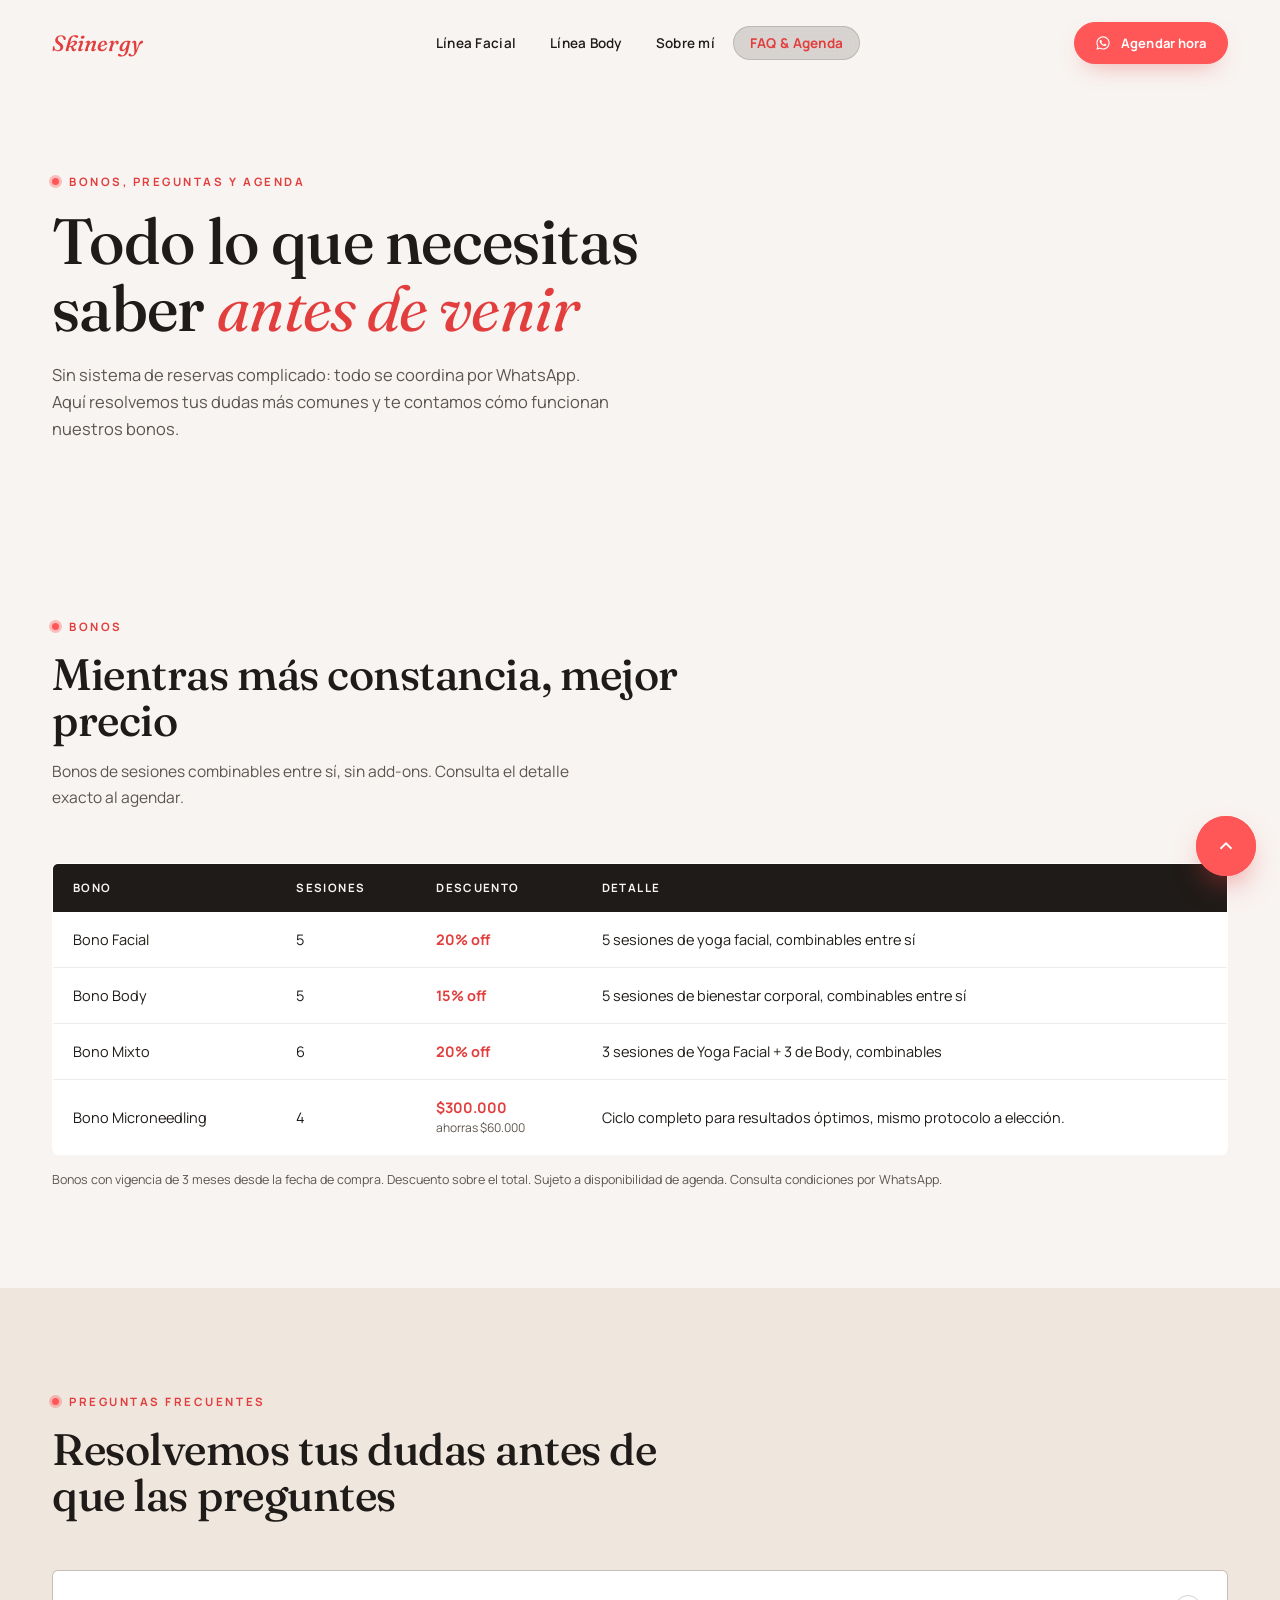
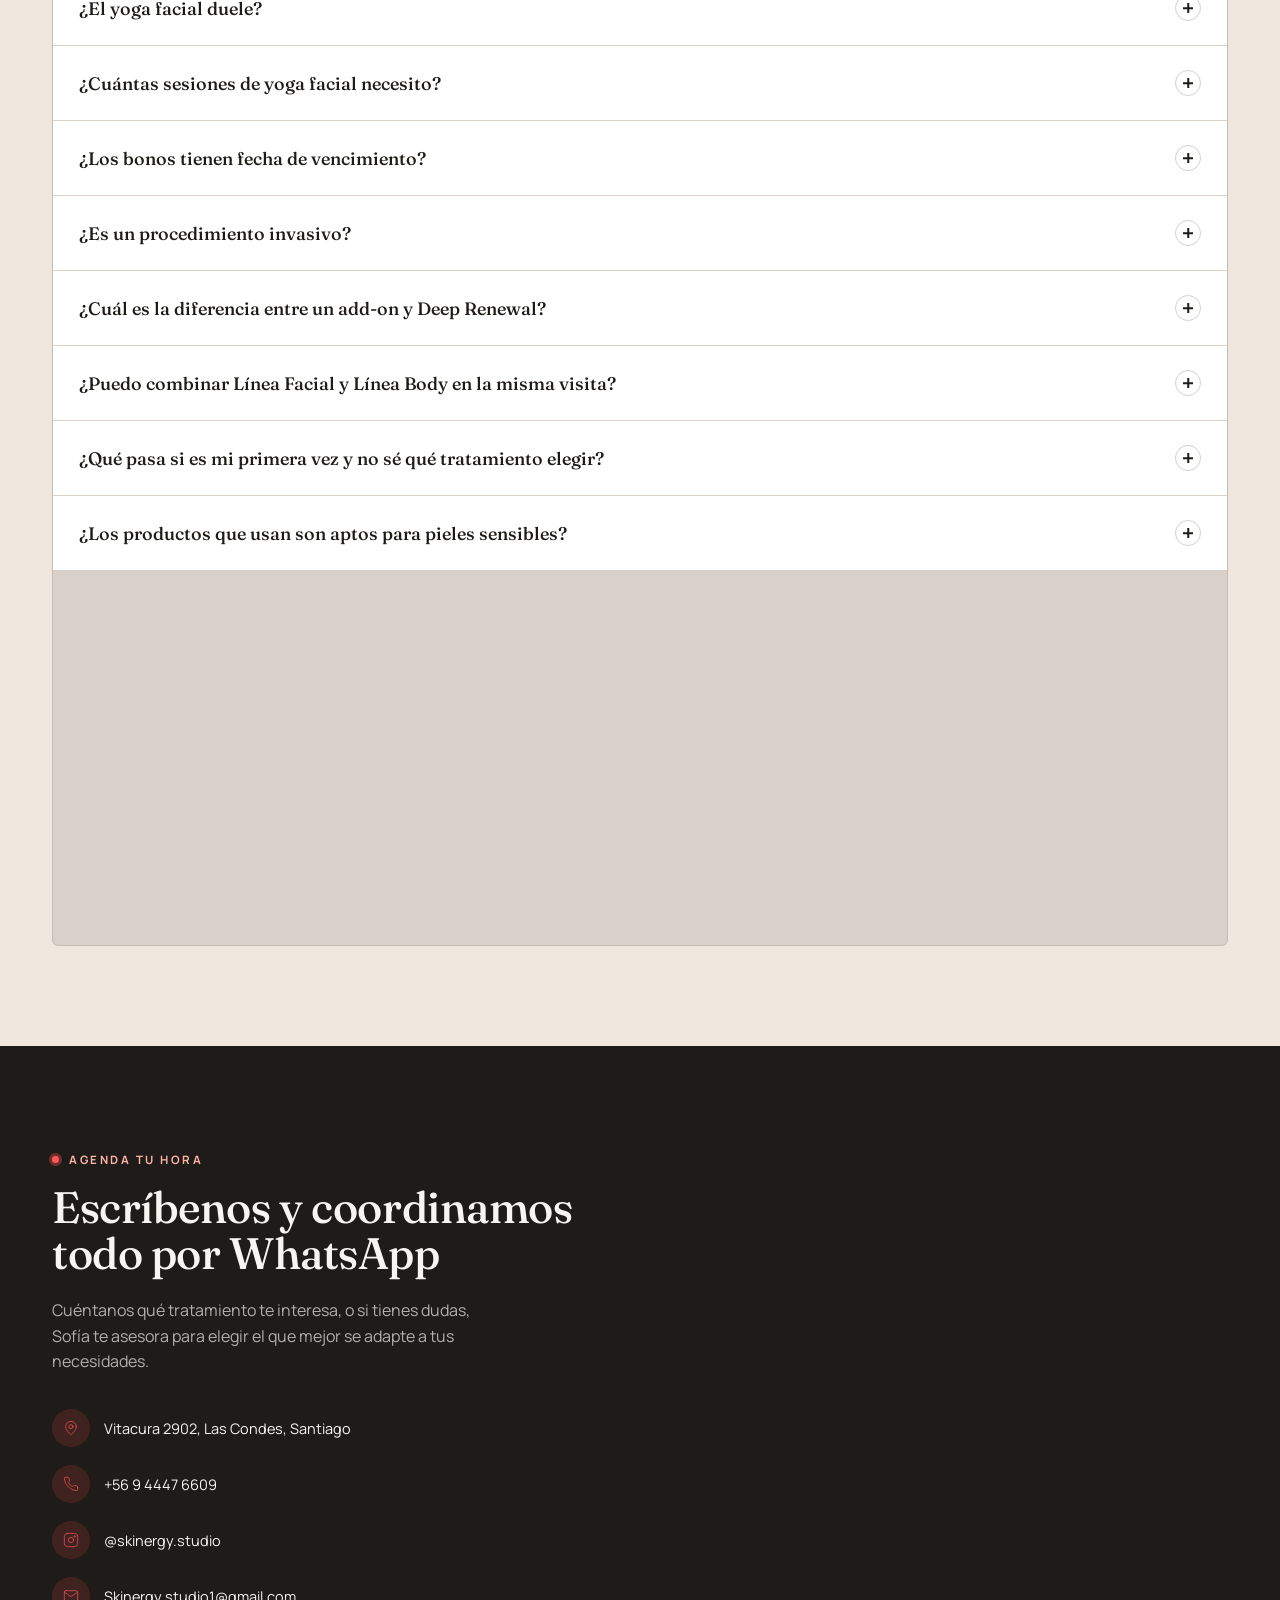
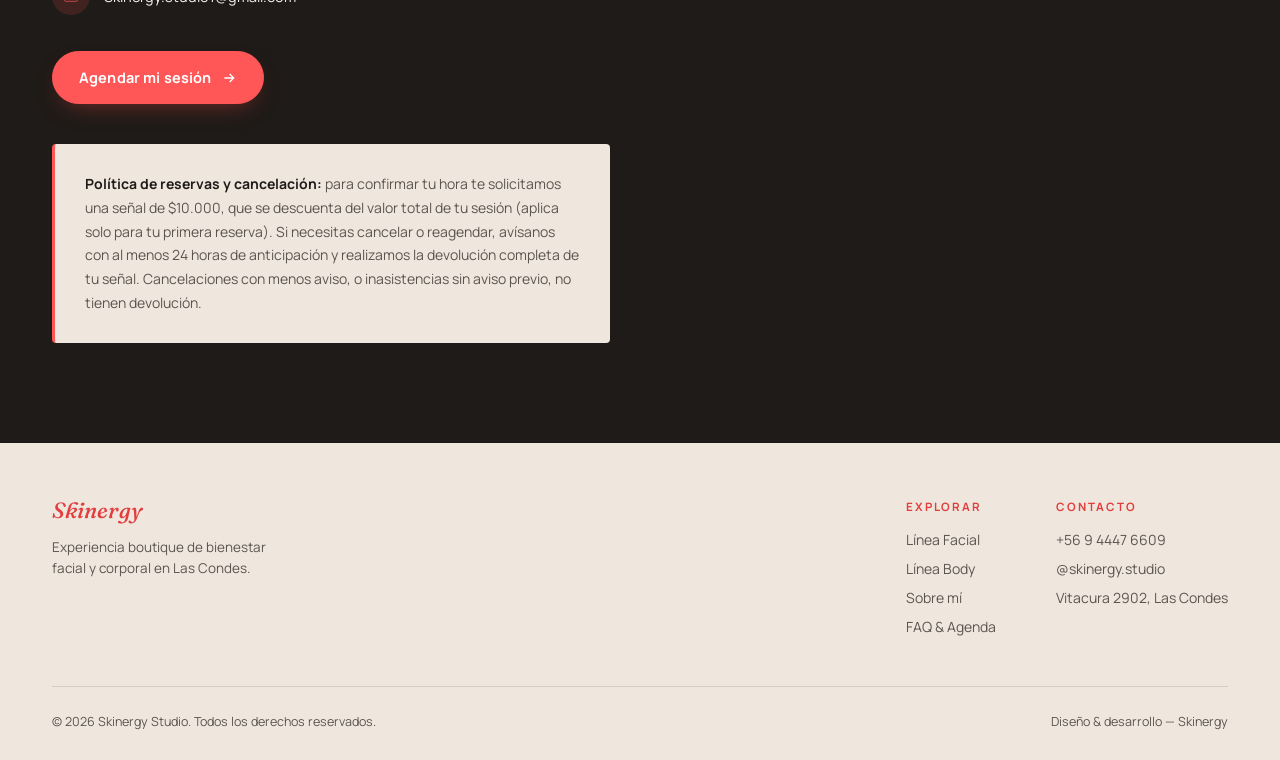
<file: faq.html>
<!DOCTYPE html>
<html lang="es">
<head>
<meta charset="UTF-8">
<meta name="viewport" content="width=device-width, initial-scale=1.0, maximum-scale=1">
<title>FAQ, Bonos &amp; Agenda — Skinergy</title>
<meta name="description" content="Preguntas frecuentes, bonos, membresías y cómo agendar hora en Skinergy, estudio de bienestar facial en Las Condes.">
<link rel="canonical" href="https://skinergy.studio/faq.html">
<meta property="og:type" content="website">
<meta property="og:site_name" content="Skinergy">
<meta property="og:locale" content="es_CL">
<meta property="og:url" content="https://skinergy.studio/faq.html">
<meta property="og:title" content="FAQ, Bonos &amp; Agenda — Skinergy">
<meta property="og:description" content="Preguntas frecuentes, bonos, membresías y cómo agendar hora en Skinergy, estudio de bienestar facial en Las Condes.">
<meta property="og:image" content="https://skinergy.studio/hero-horizontal.jpg">
<meta name="twitter:card" content="summary_large_image">
<meta name="twitter:title" content="FAQ, Bonos &amp; Agenda — Skinergy">
<meta name="twitter:description" content="Preguntas frecuentes, bonos, membresías y cómo agendar hora en Skinergy, estudio de bienestar facial en Las Condes.">
<meta name="twitter:image" content="https://skinergy.studio/hero-horizontal.jpg">
<script type="application/ld+json">
{
  "@context": "https://schema.org",
  "@type": "DaySpa",
  "name": "Skinergy — Energía para tu piel",
  "image": "https://skinergy.studio/hero-horizontal.jpg",
  "url": "https://skinergy.studio/",
  "telephone": "+56944476609",
  "priceRange": "$$",
  "address": {
    "@type": "PostalAddress",
    "streetAddress": "Av. Vitacura 2902",
    "addressLocality": "Las Condes",
    "addressRegion": "Región Metropolitana",
    "addressCountry": "CL"
  },
  "geo": {
    "@type": "GeoCoordinates",
    "latitude": -33.4123653,
    "longitude": -70.6027542
  },
  "sameAs": ["https://www.instagram.com/skinergy.studio/"]
}
</script>
<link rel="preconnect" href="https://fonts.googleapis.com">
<link rel="preconnect" href="https://fonts.gstatic.com" crossorigin>
<link href="https://fonts.googleapis.com/css2?family=Fraunces:ital,opsz,wght@0,9..144,500;1,9..144,400&family=Manrope:wght@400;500;600;700&display=swap" rel="stylesheet">
<link rel="icon" type="image/png" sizes="32x32" href="favicon-32.png">
<link rel="icon" type="image/png" sizes="16x16" href="favicon-16.png">
<link rel="apple-touch-icon" sizes="180x180" href="apple-touch-icon.png">
<link rel="stylesheet" href="styles.css">
<style>
  .policy-box{
    margin-top:40px; padding:28px 30px; background:var(--cream-warm);
    border-left:3px solid var(--coral); border-radius:4px; font-size:14px; color:var(--ink-soft); line-height:1.7;
  }
  .policy-box strong{ color:var(--ink); }
</style>
</head>
<body>

<header id="siteHeader">
  <div class="wrap nav-row">
    <a href="index.html" class="logo" aria-label="Skinergy — Energía para tu piel"><span class="logo-word">Skinergy</span></a>
    <nav class="links">
      <a href="facial.html">Línea Facial</a>
      <a href="body.html">Línea Body</a>
      <a href="about.html" class="hide-tablet">Sobre mí</a>
      <a href="faq.html" class="active">FAQ &amp; Agenda</a>
    </nav>
    <div class="nav-cta">
      <a class="btn" href="https://wa.me/56944476609?text=Hola%2C%20quiero%20agendar%20una%20sesi%C3%B3n%20en%20Skinergy" target="_blank" rel="noopener">
        <svg viewBox="0 0 24 24" fill="currentColor"><path d="M12.04 2C6.58 2 2.13 6.45 2.13 11.91c0 1.75.46 3.46 1.32 4.96L2.05 22l5.25-1.38c1.45.79 3.08 1.21 4.74 1.21h.005c5.46 0 9.9-4.45 9.9-9.92C21.93 6.45 17.5 2 12.04 2Zm0 18.15h-.004a8.2 8.2 0 0 1-4.18-1.15l-.3-.18-3.12.82.83-3.04-.2-.31a8.19 8.19 0 0 1-1.26-4.38c0-4.54 3.7-8.24 8.25-8.24 2.2 0 4.27.86 5.83 2.42a8.19 8.19 0 0 1 2.42 5.83c0 4.55-3.7 8.23-8.25 8.23Zm4.52-6.17c-.25-.12-1.47-.72-1.7-.81-.23-.08-.4-.12-.56.13-.17.25-.64.81-.79.97-.14.17-.29.19-.54.06-.25-.12-1.04-.38-1.99-1.22-.73-.65-1.23-1.46-1.37-1.71-.15-.25-.02-.38.11-.5.11-.11.25-.29.37-.44.13-.14.17-.25.25-.42.08-.17.04-.31-.02-.44-.06-.12-.56-1.34-.76-1.84-.2-.48-.41-.42-.56-.42-.14-.01-.31-.01-.48-.01-.17 0-.44.06-.67.31-.23.25-.87.85-.87 2.08 0 1.23.89 2.41 1.02 2.58.12.17 1.76 2.69 4.27 3.77.6.26 1.06.41 1.43.53.6.19 1.15.16 1.58.1.48-.07 1.47-.6 1.68-1.18.21-.58.21-1.08.15-1.18-.06-.1-.23-.16-.48-.28Z"/></svg>
        <span class="long">Agendar hora</span>
      </a>
      <button class="burger" id="burgerBtn" aria-label="Abrir menú" aria-expanded="false">
        <span></span><span></span><span></span>
      </button>
    </div>
  </div>
  <div class="mobile-menu" id="mobileMenu">
    <div class="mobile-menu-inner">
      <a href="facial.html">Línea Facial</a>
      <a href="body.html">Línea Body</a>
      <a href="about.html">Sobre mí</a>
      <a href="faq.html" class="active">FAQ &amp; Agenda</a>
      <a class="btn" href="https://wa.me/56944476609?text=Hola%2C%20quiero%20agendar%20una%20sesi%C3%B3n%20en%20Skinergy" target="_blank" rel="noopener">Agendar por WhatsApp</a>
    </div>
  </div>
</header>

<main>

  <section class="page-hero">
    <div class="wrap">
      <span class="eyebrow load-reveal">Bonos, preguntas y agenda</span>
      <h1 class="load-reveal">Todo lo que necesitas<br>saber <em>antes de venir</em></h1>
      <p class="lead load-reveal">Sin sistema de reservas complicado: todo se coordina por WhatsApp. Aquí resolvemos tus dudas más comunes y te contamos cómo funcionan nuestros bonos.</p>
    </div>
  </section>

  <!-- BONOS -->
  <section id="bonos">
    <div class="wrap">
      <div class="section-head reveal">
        <span class="eyebrow">Bonos</span>
        <h2>Mientras más constancia, mejor precio</h2>
        <p class="sub">Bonos de sesiones combinables entre sí, sin add-ons. Consulta el detalle exacto al agendar.</p>
      </div>
      <div class="price-table-wrap reveal">
        <table class="price-table">
          <thead>
            <tr><th>Bono</th><th>Sesiones</th><th>Descuento</th><th>Detalle</th></tr>
          </thead>
          <tbody>
            <tr><td>Bono Facial</td><td>5</td><td class="discount">20% off</td><td>5 sesiones de yoga facial, combinables entre sí</td></tr>
            <tr><td>Bono Body</td><td>5</td><td class="discount">15% off</td><td>5 sesiones de bienestar corporal, combinables entre sí</td></tr>
            <tr><td>Bono Mixto</td><td>6</td><td class="discount">20% off</td><td>3 sesiones de Yoga Facial + 3 de Body, combinables</td></tr>
            <tr><td>Bono Microneedling</td><td>4</td><td class="discount">$300.000<br><span style="font-weight:400; font-size:12px; color:var(--ink-soft);">ahorras $60.000</span></td><td>Ciclo completo para resultados óptimos, mismo protocolo a elección.</td></tr>
          </tbody>
        </table>
      </div>
      <p style="margin-top:16px; font-size:12.5px; color:var(--ink-soft);">Bonos con vigencia de 3 meses desde la fecha de compra. Descuento sobre el total. Sujeto a disponibilidad de agenda. Consulta condiciones por WhatsApp.</p>
    </div>
  </section>

  <!-- FAQ -->
  <section style="background:var(--cream-warm);">
    <div class="wrap">
      <div class="section-head reveal">
        <span class="eyebrow">Preguntas frecuentes</span>
        <h2>Resolvemos tus dudas antes de que las preguntes</h2>
      </div>
      <div class="faq-list">
        <div class="faq-item reveal reveal-seq">
          <button class="faq-q">¿El yoga facial duele?<span class="plus"></span></button>
          <div class="faq-a"><div class="faq-a-inner">No. El yoga facial trabaja con técnicas manuales y maniobras específicas — puede sentirse intenso en zonas de mayor tensión (como la mandíbula), pero nunca es un procedimiento doloroso. Muchas clientas describen la sesión como relajante, incluso cuando se trabaja profundo.</div></div>
        </div>
        <div class="faq-item reveal reveal-seq">
          <button class="faq-q">¿Cuántas sesiones de yoga facial necesito?<span class="plus"></span></button>
          <div class="faq-a"><div class="faq-a-inner">Depende del tratamiento y tu objetivo. El yoga facial entrega beneficios desde la primera sesión (efecto lifting inmediato), pero los resultados más duraderos se construyen con constancia — por eso recomendamos bonos si buscas un cambio sostenido.</div></div>
        </div>
        <div class="faq-item reveal reveal-seq">
          <button class="faq-q">¿Los bonos tienen fecha de vencimiento?<span class="plus"></span></button>
          <div class="faq-a"><div class="faq-a-inner">Sí, los bonos tienen una vigencia de 3 meses desde la fecha de compra — un tiempo pensado para darle continuidad y constancia a tu tratamiento, y así lograr los objetivos que buscas. Con 4, 5 o 6 sesiones en 3 meses, el ritmo es bastante cómodo (menos de una sesión cada 2 semanas).</div></div>
        </div>
        <div class="faq-item reveal reveal-seq">
          <button class="faq-q">¿Es un procedimiento invasivo?<span class="plus"></span></button>
          <div class="faq-a"><div class="faq-a-inner">No. Skinergy trabaja exclusivamente sobre la superficie de la piel y la musculatura. Los tratamientos de microneedling (Deep Renewal) son mínimamente invasivos, ya que trabajan con micro-agujas de profundidad controlada, pero no se comparan con procedimientos inyectables ni médicos.</div></div>
        </div>
        <div class="faq-item reveal reveal-seq">
          <button class="faq-q">¿Cuál es la diferencia entre un add-on y Deep Renewal?<span class="plus"></span></button>
          <div class="faq-a"><div class="faq-a-inner">Los add-ons son complementos rápidos y flexibles que se suman a cualquier sesión de yoga facial, sin compromiso ni protocolo. Deep Renewal, en cambio, son tratamientos independientes con objetivo propio —desde limpieza hasta peeling o microneedling— que se planifican según lo que tu piel necesite.</div></div>
        </div>
        <div class="faq-item reveal reveal-seq">
          <button class="faq-q">¿Puedo combinar Línea Facial y Línea Body en la misma visita?<span class="plus"></span></button>
          <div class="faq-a"><div class="faq-a-inner">Sí. Ambas líneas comparten la misma filosofía y pueden combinarse en una sesión o alternarse según tu rutina. De hecho, el Bono Mixto está pensado especialmente para quienes quieran vivir ambas experiencias.</div></div>
        </div>
        <div class="faq-item reveal reveal-seq">
          <button class="faq-q">¿Qué pasa si es mi primera vez y no sé qué tratamiento elegir?<span class="plus"></span></button>
          <div class="faq-a"><div class="faq-a-inner">No te preocupes — cada sesión comienza con un diagnóstico personalizado donde evaluamos tu piel, tu cuerpo y tus objetivos, para recomendarte el tratamiento que mejor se adapte a lo que necesitas.</div></div>
        </div>
        <div class="faq-item reveal reveal-seq">
          <button class="faq-q">¿Los productos que usan son aptos para pieles sensibles?<span class="plus"></span></button>
          <div class="faq-a"><div class="faq-a-inner">Trabajamos con marcas profesionales, formuladas para adaptarse a distintos tipos de piel. Si tienes una condición específica o piel muy sensible, cuéntanoslo antes de tu sesión para ajustar el protocolo contigo.</div></div>
        </div>
        <div class="faq-item reveal reveal-seq">
          <button class="faq-q">¿Se puede hacer yoga facial si uso botox o procedimientos inyectables?<span class="plus"></span></button>
          <div class="faq-a"><div class="faq-a-inner">Sí. En Skinergy no vemos el yoga facial y los procedimientos inyectables (botox, rellenos, bioestimuladores) como opuestos, sino como enfoques que pueden complementarse. Eso sí, si te realizaste alguno recientemente, te recomendamos esperar al menos 15 días antes de tu sesión para que el producto se asiente correctamente — y si tienes dudas puntuales, consúltalo con tu médico tratante.</div></div>
        </div>
        <div class="faq-item reveal reveal-seq">
          <button class="faq-q">¿Cuántas sesiones de Body necesito para ver cambios?<span class="plus"></span></button>
          <div class="faq-a"><div class="faq-a-inner">Con el método Renata França, muchas clientas notan resultados desde la primera sesión (mejor contorno, menos hinchazón, piel más firme). Para resultados sostenidos en el tiempo, recomendamos un tratamiento continuo — por eso existen los bonos de 5 sesiones, pensados para acompañar el proceso de forma constante.</div></div>
        </div>
        <div class="faq-item reveal reveal-seq">
          <button class="faq-q">¿Necesito preparar mi piel antes de la sesión?<span class="plus"></span></button>
          <div class="faq-a"><div class="faq-a-inner">No es necesario, pero te recomendamos llegar sin maquillaje o con maquillaje ligero para aprovechar mejor el tiempo de tu sesión.</div></div>
        </div>
        <div class="faq-item reveal reveal-seq">
          <button class="faq-q">¿Puedo hacerme yoga facial o masajes corporales si estoy embarazada?<span class="plus"></span></button>
          <div class="faq-a"><div class="faq-a-inner">Sí, de hecho los tratamientos Drain & Relax y Body Drain son especialmente recomendados para embarazadas con retención de líquidos en el rostro y el cuerpo. Aun así, cuéntanos si estás embarazada al momento de reservar para adaptar la sesión si es necesario.</div></div>
        </div>
        <div class="faq-item reveal reveal-seq">
          <button class="faq-q">¿Qué pasa si llego tarde a mi sesión?<span class="plus"></span></button>
          <div class="faq-a"><div class="faq-a-inner">Tienes un margen de 10 minutos de tolerancia. Pasado ese tiempo, tu sesión terminará a la hora originalmente acordada, para respetar los tiempos de las siguientes clientas. Te recomendamos llegar puntual para aprovechar tu sesión completa.</div></div>
        </div>
      </div>
    </div>
  </section>

  <!-- AGENDA / CONTACTO -->
  <section id="ubicacion" class="contact-band">
    <div class="wrap contact-grid">
      <div>
        <span class="reveal reveal-seq eyebrow on-dark">Agenda tu hora</span>
        <h2 class="reveal reveal-seq">Escríbenos y coordinamos todo por WhatsApp</h2>
        <p class="reveal reveal-seq lead">Cuéntanos qué tratamiento te interesa, o si tienes dudas, Sofía te asesora para elegir el que mejor se adapte a tus necesidades.</p>
        <div class="info-list reveal reveal-seq">
          <div class="info-row">
            <span class="ico"><svg viewBox="0 0 24 24" fill="none" stroke-linecap="round" stroke-linejoin="round"><path d="M20 10c0 6-8 12-8 12s-8-6-8-12a8 8 0 0 1 16 0Z"/><circle cx="12" cy="10" r="3"/></svg></span>
            <span>Vitacura 2902, Las Condes, Santiago</span>
          </div>
          <div class="info-row">
            <span class="ico"><svg viewBox="0 0 24 24" fill="none" stroke-linecap="round" stroke-linejoin="round"><path d="M22 16.92v3a2 2 0 0 1-2.18 2 19.79 19.79 0 0 1-8.63-3.07 19.5 19.5 0 0 1-6-6 19.79 19.79 0 0 1-3.07-8.67A2 2 0 0 1 4.11 2h3a2 2 0 0 1 2 1.72c.127.96.361 1.903.7 2.81a2 2 0 0 1-.45 2.11L8.09 9.91a16 16 0 0 0 6 6l1.27-1.27a2 2 0 0 1 2.11-.45c.907.339 1.85.573 2.81.7A2 2 0 0 1 22 16.92Z"/></svg></span>
            <a href="https://wa.me/56944476609" target="_blank" rel="noopener">+56 9 4447 6609</a>
          </div>
          <div class="info-row">
            <span class="ico"><svg viewBox="0 0 24 24" fill="none" stroke-linecap="round" stroke-linejoin="round"><rect x="2" y="2" width="20" height="20" rx="5"/><circle cx="12" cy="12" r="4"/><circle cx="17.5" cy="6.5" r="1"/></svg></span>
            <a href="https://www.instagram.com/skinergy.studio/" target="_blank" rel="noopener">@skinergy.studio</a>
          </div>
          <div class="info-row">
            <span class="ico"><svg viewBox="0 0 24 24" fill="none" stroke-linecap="round" stroke-linejoin="round"><path d="M4 4h16c1.1 0 2 .9 2 2v12c0 1.1-.9 2-2 2H4c-1.1 0-2-.9-2-2V6c0-1.1.9-2 2-2Z"/><path d="m22 6-10 7L2 6"/></svg></span>
            <a href="mailto:Skinergy.studio1@gmail.com">Skinergy.studio1@gmail.com</a>
          </div>
        </div>
        <a class="btn reveal reveal-seq" href="https://wa.me/56944476609?text=Hola%2C%20quiero%20agendar%20una%20sesi%C3%B3n%20de..." target="_blank" rel="noopener">
          Agendar mi sesión
          <svg viewBox="0 0 24 24" fill="none" stroke="currentColor" stroke-width="2"><path d="M5 12h14M13 6l6 6-6 6"/></svg>
        </a>
        <div class="policy-box reveal reveal-seq">
          <strong>Política de reservas y cancelación:</strong> para confirmar tu hora te solicitamos una señal de $10.000, que se descuenta del valor total de tu sesión (aplica solo para tu primera reserva). Si necesitas cancelar o reagendar, avísanos con al menos 24 horas de anticipación y realizamos la devolución completa de tu señal. Cancelaciones con menos aviso, o inasistencias sin aviso previo, no tienen devolución.
        </div>
      </div>
      <div class="map-frame reveal">
        <iframe src="https://www.google.com/maps?q=Skinergy+-+Energ%C3%ADa+para+tu+piel&ll=-33.4123653,-70.6027542&z=17&output=embed" width="100%" height="100%" style="border:0;" loading="lazy" referrerpolicy="no-referrer-when-downgrade" title="Ubicación Skinergy — Av. Vitacura 2902, Las Condes"></iframe>
      </div>
    </div>
  </section>

</main>

<footer>
  <div class="wrap">
    <div class="footer-top">
      <div>
        <a href="index.html" class="logo" aria-label="Skinergy — Energía para tu piel"><span class="logo-word">Skinergy</span></a>
        <p style="margin-top:14px; max-width:240px; font-size:13.5px; color:var(--ink-soft); line-height:1.6;">Experiencia boutique de bienestar facial y corporal en Las Condes.</p>
      </div>
      <div class="footer-cols">
        <div class="footer-col">
          <h5>Explorar</h5>
          <a href="facial.html">Línea Facial</a>
          <a href="body.html">Línea Body</a>
          <a href="about.html">Sobre mí</a>
          <a href="faq.html">FAQ &amp; Agenda</a>
        </div>
        <div class="footer-col">
          <h5>Contacto</h5>
          <a href="https://wa.me/56944476609" target="_blank" rel="noopener">+56 9 4447 6609</a>
          <a href="https://www.instagram.com/skinergy.studio/" target="_blank" rel="noopener">@skinergy.studio</a>
          <a href="faq.html#ubicacion">Vitacura 2902, Las Condes</a>
        </div>
      </div>
    </div>
    <div class="footer-bottom">
      <p>© 2026 Skinergy Studio. Todos los derechos reservados.</p>
      <p>Diseño &amp; desarrollo — Skinergy</p>
    </div>
  </div>
</footer>

<div class="fab-group" id="fabGroup">
  <div class="fab-options">
    <a class="fab-item" href="https://www.instagram.com/skinergy.studio/" target="_blank" rel="noopener" aria-label="Instagram">
      <svg viewBox="0 0 24 24"><path d="M12 2.163c3.204 0 3.584.012 4.85.07 3.252.148 4.771 1.691 4.919 4.919.058 1.265.069 1.645.069 4.849 0 3.205-.012 3.584-.069 4.849-.149 3.225-1.664 4.771-4.919 4.919-1.266.058-1.644.07-4.85.07-3.204 0-3.584-.012-4.849-.07-3.26-.149-4.771-1.699-4.919-4.92-.058-1.265-.07-1.644-.07-4.849 0-3.204.013-3.583.07-4.849.149-3.227 1.664-4.771 4.919-4.919 1.266-.057 1.645-.069 4.849-.069zm0-2.163c-3.259 0-3.667.014-4.947.072-4.358.2-6.78 2.618-6.98 6.98-.059 1.281-.073 1.689-.073 4.948 0 3.259.014 3.668.072 4.948.2 4.358 2.618 6.78 6.98 6.98 1.281.058 1.689.072 4.948.072 3.259 0 3.668-.014 4.948-.072 4.354-.2 6.782-2.618 6.979-6.98.059-1.28.073-1.689.073-4.948 0-3.259-.014-3.667-.072-4.947-.196-4.354-2.617-6.78-6.979-6.98-1.281-.059-1.69-.073-4.949-.073zm0 5.838c-3.403 0-6.162 2.759-6.162 6.162s2.759 6.163 6.162 6.163 6.162-2.759 6.162-6.163c0-3.403-2.759-6.162-6.162-6.162zm0 10.162c-2.209 0-4-1.79-4-4 0-2.209 1.791-4 4-4s4 1.791 4 4c0 2.21-1.791 4-4 4zm6.406-11.845c-.796 0-1.441.645-1.441 1.44s.645 1.44 1.441 1.44c.795 0 1.439-.645 1.439-1.44s-.644-1.44-1.439-1.44z"/></svg>
    </a>
    <a class="fab-item" href="https://wa.me/56944476609?text=Hola%2C%20quiero%20agendar%20una%20sesi%C3%B3n%20en%20Skinergy" target="_blank" rel="noopener" aria-label="WhatsApp">
      <svg viewBox="0 0 24 24"><path d="M12.04 2C6.58 2 2.13 6.45 2.13 11.91c0 1.75.46 3.46 1.32 4.96L2.05 22l5.25-1.38c1.45.79 3.08 1.21 4.74 1.21h.005c5.46 0 9.9-4.45 9.9-9.92C21.93 6.45 17.5 2 12.04 2Zm0 18.15h-.004a8.2 8.2 0 0 1-4.18-1.15l-.3-.18-3.12.82.83-3.04-.2-.31a8.19 8.19 0 0 1-1.26-4.38c0-4.54 3.7-8.24 8.25-8.24 2.2 0 4.27.86 5.83 2.42a8.19 8.19 0 0 1 2.42 5.83c0 4.55-3.7 8.23-8.25 8.23Zm4.52-6.17c-.25-.12-1.47-.72-1.7-.81-.23-.08-.4-.12-.56.13-.17.25-.64.81-.79.97-.14.17-.29.19-.54.06-.25-.12-1.04-.38-1.99-1.22-.73-.65-1.23-1.46-1.37-1.71-.15-.25-.02-.38.11-.5.11-.11.25-.29.37-.44.13-.14.17-.25.25-.42.08-.17.04-.31-.02-.44-.06-.12-.56-1.34-.76-1.84-.2-.48-.41-.42-.56-.42-.14-.01-.31-.01-.48-.01-.17 0-.44.06-.67.31-.23.25-.87.85-.87 2.08 0 1.23.89 2.41 1.02 2.58.12.17 1.76 2.69 4.27 3.77.6.26 1.06.41 1.43.53.6.19 1.15.16 1.58.1.48-.07 1.47-.6 1.68-1.18.21-.58.21-1.08.15-1.18-.06-.1-.23-.16-.48-.28Z"/></svg>
    </a>
  </div>
  <button class="fab-toggle" id="fabToggle" aria-label="Mostrar contacto" aria-expanded="false">
    <span class="pulse"></span>
    <svg viewBox="0 0 24 24" fill="none" stroke="currentColor" stroke-width="2"><path d="M6 15l6-6 6 6"/></svg>
  </button>
</div>

<script src="script.js"></script>
</body>
</html>
</file>
<file: styles.css>
:root{
  --coral:#FF5757;
  --coral-deep:#E23E3E;
  --coral-soft:#FFB4A8;
  --cream:#F8F4F1;
  --cream-warm:#EFE6DE;
  --ink:#1F1B18;
  --ink-soft:#5C554F;
  --white:#FFFFFF;
  --ring: rgba(255,87,87,0.35);
  --ease: cubic-bezier(.16,1,.3,1);
  --spring: cubic-bezier(.34,1.56,.64,1);
  --ease-in-out: cubic-bezier(.77,0,.175,1);
  /* RGB (sin rgb()/sin alpha) del tono "línea" — bordes, divisores y
     sombras sutiles que hoy están hardcodeados como rgba(var(--line-rgb),X) en
     todo el archivo. Se agrupan en una sola variable para que el modo
     oscuro los invierta todos de una vez (tinte oscuro sobre fondo claro →
     tinte claro sobre fondo oscuro) sin tener que tocar cada rgba() suelto. */
  --line-rgb: 31,27,24;

  /* Escala de duración con 5 niveles — todo transition:/animation: del
     archivo usa uno de estos, nunca un valor suelto. Los ~20 valores
     sueltos que había antes (.3s, .35s, .4s, .45s, .5s, .55s, .6s...) eran
     el mismo puñado de intenciones escritas a mano de formas ligeramente
     distintas; consolidarlos en 5 niveles con nombre es lo que evita que seguir
     sumando componentes vuelva a dispersar los tiempos. */
  --motion-micro:140ms;      /* press/active feedback */
  --motion-fast:220ms;       /* hover de color, iconos pequeños */
  --motion-normal:320ms;     /* nav, chips, acordeón */
  --motion-smooth:480ms;     /* cards, dropdowns, menú móvil */
  --motion-cinematic:720ms;  /* reveals de texto/sección al hacer scroll */
  --motion-cinematic-lg:1080ms; /* reveal de imagen grande (clip-path+scale+blur) */

  /* Distancias/escalas para reveals — mismo principio: nombradas, no sueltas. */
  --dist-xs:6px;
  --dist-sm:14px;
  --dist-md:24px;
  --dist-lg:36px;
  --scale-press:.97;
  --scale-enter:.96;
}

*{box-sizing:border-box; margin:0; padding:0;}
html{scroll-behavior:smooth;}
body, header, footer, .btn, .treat-card, .cat, .testi, .body-row, .faq-item, .faq-q,
.price-table, .price-table tbody tr, .cert-pill, .mobile-menu, nav.links a, .line-card{
  transition:background-color var(--motion-normal) var(--ease), color var(--motion-normal) var(--ease), border-color var(--motion-normal) var(--ease);
}
body{
  background:var(--cream);
  color:var(--ink);
  font-family:'Manrope', sans-serif;
  font-weight:400;
  -webkit-font-smoothing:antialiased;
  overflow-x:hidden;
}
img{display:block; max-width:100%;}
a{color:inherit; text-decoration:none;}
::selection{background:var(--coral); color:var(--white);}

a:focus-visible, button:focus-visible{ outline:2px solid var(--coral-deep); outline-offset:3px; }

.eyebrow{
  font-family:'Manrope', sans-serif;
  font-size:11.5px;
  font-weight:700;
  letter-spacing:0.22em;
  text-transform:uppercase;
  color:var(--coral-deep);
  display:inline-flex;
  align-items:center;
  gap:10px;
}
.eyebrow::before{
  content:"";
  width:7px; height:7px;
  border-radius:50%;
  background:var(--coral);
  box-shadow:0 0 0 3px var(--ring);
  flex-shrink:0;
}
.eyebrow.on-dark{ color:var(--coral-soft); }

h1,h2,h3,.serif{
  font-family:'Fraunces', serif;
  font-weight:500;
  line-height:1.05;
  letter-spacing:-0.01em;
}
em{font-style:italic; font-weight:400; color:var(--coral-deep);}

.wrap{
  max-width:1240px;
  margin:0 auto;
  padding:0 max(32px, env(safe-area-inset-right)) 0 max(32px, env(safe-area-inset-left));
}
@media(max-width:700px){ .wrap{padding:0 max(20px, env(safe-area-inset-right)) 0 max(20px, env(safe-area-inset-left));} }

.wrap-narrow{ max-width:820px; margin:0 auto; padding:0 max(32px, env(safe-area-inset-right)) 0 max(32px, env(safe-area-inset-left)); }
@media(max-width:700px){ .wrap-narrow{padding:0 max(20px, env(safe-area-inset-right)) 0 max(20px, env(safe-area-inset-left));} }

.btn{
  display:inline-flex;
  align-items:center;
  gap:10px;
  color:var(--white);
  font-weight:700;
  font-size:14.5px;
  font-family:inherit;
  letter-spacing:0.01em;
  padding:16px 26px;
  border-radius:100px;
  border:1px solid var(--coral);
  background-color:var(--coral);
  background-image:linear-gradient(var(--coral-deep), var(--coral-deep));
  background-repeat:no-repeat;
  background-position:0 0;
  background-size:0% 100%;
  transform:translate3d(var(--mag-x,0px), var(--mag-y,0px), 0);
  transition:background-size var(--motion-cinematic) var(--ease), border-color var(--motion-smooth) var(--ease), transform var(--motion-smooth) var(--spring), box-shadow var(--motion-smooth) var(--ease), color var(--motion-cinematic) var(--ease);
  box-shadow:0 10px 24px -12px rgba(226,62,62,.55);
  cursor:pointer;
  will-change:transform;
}
.btn:hover, .btn.tap-active{ background-size:100% 100%; border-color:var(--coral-deep); transform:translate3d(var(--mag-x,0px), calc(var(--mag-y,0px) - 5px), 0); box-shadow:0 10px 22px -10px rgba(226,62,62,.5); }
.btn:active{ transform:scale(.96); transition:transform var(--motion-micro) var(--spring); }
.btn.ghost{
  background-color:transparent;
  background-image:linear-gradient(var(--ink), var(--ink));
  background-repeat:no-repeat;
  background-position:0 0;
  background-size:0% 100%;
  color:var(--ink);
  border:1px solid rgba(var(--line-rgb),.25);
  box-shadow:none;
  transition:background-size var(--motion-cinematic) var(--ease), color var(--motion-cinematic) var(--ease), border-color var(--motion-smooth) var(--ease), transform var(--motion-smooth) var(--ease);
}
.btn.ghost:hover, .btn.ghost.tap-active{ background-size:100% 100%; color:var(--white); border-color:var(--ink); transform:translateY(-5px); }
.btn.ghost.on-dark{
  color:var(--cream);
  border-color:rgba(248,244,241,.3);
  background-image:linear-gradient(var(--cream), var(--cream));
}
.btn.ghost.on-dark:hover, .btn.ghost.on-dark.tap-active{ background-size:100% 100%; color:var(--ink); border-color:var(--cream); }
.btn svg{width:16px; height:16px; flex-shrink:0; position:relative; z-index:1; transition:transform var(--motion-smooth) var(--ease);}
.btn:hover svg, .btn.tap-active svg{ transform:translateX(3px); }

/* On dark sections (quote-section, contact-band) the fill must go light, not ink —
   otherwise the button visually disappears into the already-dark background on hover. */
.quote-section .btn,
.contact-band .btn{
  background-image:linear-gradient(var(--cream), var(--cream));
}
.quote-section .btn:hover,
.contact-band .btn:hover,
.quote-section .btn.tap-active,
.contact-band .btn.tap-active{
  color:var(--ink);
  border-color:var(--cream);
}

/* ---------- Header ---------- */
header{
  position:fixed; top:0; left:0; right:0; z-index:100;
  padding:22px 0;
  padding-left:env(safe-area-inset-left); padding-right:env(safe-area-inset-right);
  background:var(--cream);
  border-bottom:1px solid transparent;
  transition:background var(--motion-smooth) var(--ease), padding var(--motion-smooth) var(--ease), box-shadow var(--motion-smooth) var(--ease), border-color var(--motion-smooth) var(--ease);
  animation:header-drop var(--motion-cinematic) var(--ease) .1s both;
  /* Header es idéntico en las 5 páginas salvo el link activo — con esto,
     en navegadores con View Transitions (navigation:auto ya activo abajo)
     el header no vuelve a hacer fade/scale con el resto de la página al
     cambiar de sección, se siente como un shell persistente. */
  view-transition-name: site-header;
}
@keyframes header-drop{ from{ opacity:0; transform:translate3d(0,-14px,0); } to{ opacity:1; transform:none; } }
header.scrolled{
  padding-top:12px; padding-bottom:12px;
  border-bottom-color:rgba(var(--line-rgb),.08);
  box-shadow:0 1px 0 rgba(var(--line-rgb),.06);
}
/* Grid, no flex+space-between: con space-between el centro se ubica según
   el espacio libre entre logo y nav-cta, que casi nunca pesan lo mismo
   (el botón "Agendar hora" + burger es más ancho que el logo), así que la
   cápsula de links quedaba corrida hacia un lado. Con 1fr auto 1fr las dos
   columnas laterales siempre pesan igual, y la columna central (ancho de
   su contenido) queda centrada de verdad en el ancho total del nav. */
.nav-row{ display:grid; grid-template-columns:1fr auto 1fr; align-items:center; }
/* grid-column explícito en los 3 — sin esto, en mobile nav.links pasa a
   display:none y el auto-placement de Grid corre a .nav-cta a la columna
   del medio (el hueco que deja el link oculto), en vez de quedarse en la
   derecha: quedaba pegado al centro con un espacio vacío hasta el borde. */
.logo{ display:inline-flex; align-items:center; grid-column:1; justify-self:start; }
nav.links{ grid-column:2; justify-self:center; }
.nav-cta{ grid-column:3; justify-self:end; }
.logo-word{
  display:inline-block;
  font-family:'Fraunces', serif;
  font-style:italic;
  font-weight:500;
  font-size:22px;
  line-height:1;
  white-space:nowrap;
  color:var(--coral-deep);
}
.logo-word .word-inner{
  background:linear-gradient(90deg, var(--coral-deep) 0%, var(--coral-deep) 42%, var(--coral-soft) 50%, var(--coral-deep) 58%, var(--coral-deep) 100%);
  background-size:280% 100%;
  -webkit-background-clip:text;
  background-clip:text;
  -webkit-text-fill-color:transparent;
  animation:logo-sheen 4.5s ease-in-out 1.1s infinite;
}
@keyframes logo-sheen{
  0%{ background-position:200% 0; }
  50%{ background-position:-80% 0; }
  100%{ background-position:-80% 0; }
}
nav.links{ display:flex; gap:2px; align-items:center; position:relative; border-radius:100px; transition:background var(--motion-normal) var(--ease), padding var(--motion-normal) var(--ease); }
nav.links a{
  font-size:13.5px; font-weight:600; letter-spacing:0.02em;
  position:relative; padding:7px 16px; border-radius:22px;
  transition:background var(--motion-normal) var(--ease), color var(--motion-normal) var(--ease);
}
/* Burbuja liviana al pasar el mouse — nada de línea/subrayado, mismo
   lenguaje "vidrio" que la burbuja del link activo de abajo, más sutil. */
@media (hover:hover) and (pointer:fine){ nav.links a:hover{ background:rgba(var(--line-rgb),.08); } }

/* Burbuja de vidrio líquido para el link de la página activa — reemplaza
   la barra deslizante anterior (quedaba como una línea delgada residual,
   no una cápsula real). Estática, sin JS: menos superficie para que algo
   la pise por especificidad. */
nav.links a.active{
  color:var(--coral-deep); font-weight:700;
  background:rgba(var(--line-rgb),.15);
  backdrop-filter:blur(9px); -webkit-backdrop-filter:blur(9px);
  border:1px solid rgba(var(--line-rgb),.15);
}
@media (hover:hover) and (pointer:fine){ nav.links a.active:hover{ background:rgba(var(--line-rgb),.15); } }
.nav-cta{ display:flex; align-items:center; gap:22px; }
.nav-cta .btn{ padding:11px 20px; font-size:13px; }

.burger{
  display:none;
  flex-direction:column;
  align-items:center;
  justify-content:center;
  gap:5px;
  width:40px; height:40px;
  border:none; background:none; padding:0; cursor:pointer;
  flex-shrink:0;
}
.burger span{
  display:block; width:22px; height:1.5px; background:var(--ink);
  transition:transform var(--motion-smooth) var(--ease), opacity var(--motion-normal) var(--ease);
}
.burger.open span:nth-child(1){ transform:translateY(6.5px) rotate(45deg); }
.burger.open span:nth-child(2){ opacity:0; }
.burger.open span:nth-child(3){ transform:translateY(-6.5px) rotate(-45deg); }

/* Full-screen overlay editorial (no dropdown): cubre todo el viewport, el
   burger en el header (z-index por encima) se transforma en X y sirve de
   cierre — no hace falta un segundo botón. Fondo cream-warm + glow coral
   fijo en la esquina (mismo motivo que el spotlight de quote-section /
   contact-band) para que no se sienta un rectángulo vacío, sin depender de
   mousemove ya que en touch no hay hover. */
.mobile-menu{
  position:fixed; inset:0;
  height:100vh; height:100svh;
  overflow-y:auto; -webkit-overflow-scrolling:touch;
  background:var(--cream-warm);
  opacity:0; visibility:hidden; pointer-events:none;
  transition:opacity var(--motion-smooth) var(--ease), visibility 0s linear .5s, background-color var(--motion-normal) var(--ease);
  z-index:1;
  display:flex; align-items:center; justify-content:center;
  padding:max(20px, env(safe-area-inset-top)) max(20px, env(safe-area-inset-right)) calc(24px + env(safe-area-inset-bottom)) max(20px, env(safe-area-inset-left));
}
.mobile-menu::before{
  content:""; position:absolute; inset:0; pointer-events:none; z-index:-1;
  background:radial-gradient(560px circle at 88% -8%, rgba(255,87,87,.16), transparent 62%);
}
.mobile-menu.open{
  opacity:1; visibility:visible; pointer-events:auto;
  transition:opacity var(--motion-smooth) var(--ease);
}
.mobile-menu-inner{
  display:flex; flex-direction:column; gap:10px;
  width:100%; max-width:360px; margin:0 auto;
  padding:0 12px;
}
.mobile-menu a{
  display:flex; align-items:baseline; justify-content:center;
  padding:14px 2px; font-family:'Fraunces',serif; font-size:clamp(25px,6.5vw,30px); font-weight:500;
  line-height:1.15;
  color:var(--ink);
}
.mobile-menu a.active{ color:var(--coral-deep); font-style:italic; }
.mobile-menu .btn{
  display:flex; justify-content:center;
  margin:16px 2px 4px; padding:18px 26px; width:100%; font-size:15.5px;
  box-shadow:0 16px 32px -14px rgba(226,62,62,.45);
}

/* Stagger de entrada: cada link sube con leve fade+blur (mismo lenguaje que
   .reveal en el resto del sitio) — 60ms entre uno y el siguiente. Al cerrar
   no hay transition-delay a propósito, para que el cierre se sienta
   inmediato en vez de perezoso. */
.mobile-menu-inner > *{
  opacity:0; filter:blur(6px); transform:translate3d(0,18px,0);
  transition:opacity var(--motion-smooth) var(--ease), filter var(--motion-smooth) var(--ease), transform var(--motion-smooth) var(--ease);
}
.mobile-menu.open .mobile-menu-inner > *{ opacity:1; filter:blur(0); transform:none; }
.mobile-menu.open .mobile-menu-inner > *:nth-child(1){ transition-delay:0ms; }
.mobile-menu.open .mobile-menu-inner > *:nth-child(2){ transition-delay:60ms; }
.mobile-menu.open .mobile-menu-inner > *:nth-child(3){ transition-delay:120ms; }
.mobile-menu.open .mobile-menu-inner > *:nth-child(4){ transition-delay:180ms; }
.mobile-menu.open .mobile-menu-inner > *:nth-child(5){ transition-delay:240ms; }

body.menu-open .fab-group{ opacity:0; pointer-events:none; transition:opacity var(--motion-normal) var(--ease); }

@media(max-width:360px){
  .mobile-menu-inner{ padding:0 8px; }
}

@media(min-width:768px){ .mobile-menu{ display:none; } }

/* Tablet (768-1024): el nav sigue horizontal, solo se esconde el link
   menos crítico para dejar más aire — recién colapsa a hamburguesa
   full-screen bajo 768px. */
@media(min-width:768px) and (max-width:1024px){
  nav.links a.hide-tablet{ display:none; }
}

@media(max-width:767px){
  nav.links{ display:none; }
  .nav-cta .btn span.long{display:none;}
  .burger{ display:flex; }
  .nav-row{ position:relative; z-index:2; }
}

/* ---------- Header transparente sobre hero (solo home) ----------
   El resto de las páginas usa .page-hero (fondo cream liso, sin foto) así
   que su header se queda opaco como siempre — este modificador solo se
   aplica en index.html, donde el hero es una foto a pantalla completa. */
header.on-hero{ background:transparent; border-bottom-color:transparent; }
header.on-hero:not(.scrolled) nav.links a,
header.on-hero:not(.scrolled) .nav-cta .btn.ghost{
  color:var(--cream); text-shadow:0 1px 4px rgba(0,0,0,.3);
}
header.on-hero:not(.scrolled) nav.links{
  background:rgba(20,16,14,.38);
  backdrop-filter:blur(10px); -webkit-backdrop-filter:blur(10px);
  padding:10px 24px;
}
header.on-hero:not(.scrolled) .burger span{ background:var(--cream); box-shadow:0 1px 3px rgba(0,0,0,.25); }
header.on-hero:not(.scrolled) .logo-word{ filter:drop-shadow(0 1px 4px rgba(0,0,0,.3)); }
header.on-hero.scrolled{
  background:rgba(248,244,241,.86);
  backdrop-filter:blur(14px); -webkit-backdrop-filter:blur(14px);
}

/* ---------- Page hero (inner pages) ---------- */
.page-hero{
  padding:168px 0 70px;
  position:relative;
}
.page-hero .eyebrow{ margin-bottom:18px; }
.page-hero h1{ font-size:clamp(38px,5.4vw,64px); margin-bottom:20px; }
.page-hero p.lead{ font-size:16.5px; color:var(--ink-soft); max-width:560px; line-height:1.65; }
@media(max-width:700px){ .page-hero{ padding:130px 0 50px; } }

/* ---------- Strip marquee ---------- */
.strip{
  border-top:1px solid rgba(var(--line-rgb),.12);
  border-bottom:1px solid rgba(var(--line-rgb),.12);
  overflow:hidden;
  padding:16px 0;
  background:var(--cream-warm);
}
.strip-track{
  display:flex;
  width:max-content;
  animation:scroll-left 110s linear infinite;
  gap:56px;
}
.strip-track span{
  font-family:'Fraunces',serif;
  font-style:italic;
  font-size:16px;
  color:var(--ink-soft);
  white-space:nowrap;
  display:flex; align-items:center; gap:56px;
}
.strip-track span::after{ content:"—"; color:var(--coral); font-style:normal; }
@media (hover:hover) and (pointer:fine){ .strip:hover .strip-track{ animation-play-state:paused; } }
@keyframes scroll-left{ from{transform:translateX(0);} to{transform:translateX(-50%);} }

/* ---------- Section shell ---------- */
section{ padding:100px 0; position:relative; }
@media(max-width:700px){ section{ padding:70px 0; } }
.section-head{ max-width:640px; margin-bottom:52px; }
.section-head h2{ font-size:clamp(28px,4vw,44px); margin-top:16px; }
.section-head p.sub{ margin-top:16px; color:var(--ink-soft); font-size:15.5px; line-height:1.65; max-width:560px; }
.reveal, .load-reveal{
  opacity:0;
  filter:blur(4px);
  transform:translate3d(0,18px,0);
  transition:opacity var(--motion-cinematic) var(--ease), filter var(--motion-cinematic) var(--ease), transform var(--motion-cinematic) var(--ease);
  will-change:opacity, filter, transform;
}
.reveal.in, .load-reveal.in{ opacity:1; filter:blur(0); transform:none; }
/* Bug real, no cosmético: .treat-card/.cat/.testi/.body-row traen su propio
   transform en reposo (perspective+rotateX/Y+translate3d para el tilt 3D al
   mousemove, en initCardTilt()). ".reveal.in{transform:none}" de arriba es
   más específico que ese selector de una sola clase, así que le ganaba
   siempre — el tilt seguía calculándose en JS (--tiltX/--tiltY sí
   cambiaban) pero nunca se veía: el "transform:none" del reveal lo pisaba
   apenas la card terminaba de entrar, que es prácticamente siempre antes de
   que alguien la toque con el mouse. Sin esto, la card 3D tilt de la que
   habla el DESIGN.md llevaba rota desde que existe el sistema de reveal. */
.treat-card.reveal.in, .cat.reveal.in, .testi.reveal.in{
  transform:perspective(1000px) rotateX(var(--tiltX,0deg)) rotateY(var(--tiltY,0deg)) translate3d(0,var(--lift,0px),0);
}
.body-row.reveal.in{
  transform:perspective(1200px) rotateX(var(--tiltX,0deg)) rotateY(var(--tiltY,0deg)) translate3d(0,var(--lift,0px),0);
}

.reveal-rand{
  transform:translate3d(0,14px,0) scale(.98) rotate(var(--rot, 0deg));
}
.reveal-rand.in{ transform:none; }

/* Filas alternadas (facial/body de a dos columnas foto+texto): en vez del
   mismo fade-hacia-arriba de todo lo demás, la fila entra desde su propio
   lado — izquierda en las filas impares, derecha en las pares — así el
   desplazamiento horizontal refuerza el zig-zag que el layout ya dibuja.
   El :not(.in) le gana en especificidad a ".reveal.in" sin depender del
   orden en el archivo, así el estado final queda limpio cuando se agrega
   la clase "in". */
.reveal.reveal-row:not(.in){ transform:translate3d(calc(var(--dist-lg) * -1),0,0); filter:blur(3px); }
.reveal.reveal-row:nth-child(even):not(.in){ transform:translate3d(var(--dist-lg),0,0); }

/* ---------- Quote / philosophy section ---------- */
.quote-section{ background:var(--ink); color:var(--cream); }
.quote-wrap{ max-width:840px; margin:0 auto; text-align:center; }
.quote-wrap .eyebrow{ color:var(--coral); justify-content:center; margin-bottom:28px; }
.quote-wrap blockquote{
  font-family:'Fraunces',serif;
  font-style:italic;
  font-weight:400;
  font-size:clamp(22px,3.4vw,36px);
  line-height:1.42;
  color:var(--cream);
}
.quote-wrap blockquote b{ font-weight:500; font-style:normal; color:var(--coral-soft); }
.quote-wrap .attribution{
  margin-top:32px; font-size:13px; letter-spacing:.08em; text-transform:uppercase; color:rgba(248,244,241,.55); font-weight:600;
}

/* ---------- Treatment cards (facial/body listings) ---------- */
.cat-group{ margin-bottom:64px; }
.cat-group:last-child{ margin-bottom:0; }
.cat-group-head{ display:flex; flex-wrap:wrap; align-items:baseline; gap:8px 16px; margin-bottom:26px; }
.cat-group-head .n{ font-family:'Fraunces',serif; font-style:italic; color:var(--coral); font-size:16px; order:0; }
.cat-group-head h3{ font-size:24px; }
.cat-group-head .count{ font-size:12.5px; color:var(--ink-soft); margin-left:auto; order:2; }
/* En angosto, el título ya no se aprieta a 3 líneas entre "01" y el contador
   a la derecha: pasa a su propia línea completa y el contador baja debajo. */
@media(max-width:640px){
  .cat-group-head h3{ flex-basis:100%; order:1; font-size:21px; }
  .cat-group-head .count{ margin-left:0; }
}

.treat-grid{ display:grid; grid-template-columns:repeat(3,1fr); gap:20px; }
@media(max-width:940px){ .treat-grid{ grid-template-columns:repeat(2,1fr); } }
@media(max-width:640px){ .treat-grid{ grid-template-columns:1fr; } }

.treat-card{
  --tiltX:0deg; --tiltY:0deg; --lift:0px; --mx:50%; --my:50%;
  position:relative;
  background:var(--white);
  border:1px solid rgba(var(--line-rgb),.08);
  border-radius:6px;
  padding:26px 24px;
  transform:perspective(1000px) rotateX(var(--tiltX)) rotateY(var(--tiltY)) translate3d(0,var(--lift),0);
  transition:border-color var(--motion-smooth) var(--ease), transform var(--motion-normal) var(--ease), box-shadow var(--motion-normal) var(--ease), background-color var(--motion-normal) var(--ease);
  display:flex; flex-direction:column;
  will-change:transform;
}
@media (hover:hover) and (pointer:fine){ .treat-card:hover{ border-color:var(--coral); box-shadow:0 22px 40px -20px rgba(var(--line-rgb),.28); } }
.treat-card::after{
  content:""; position:absolute; inset:0; border-radius:inherit; pointer-events:none;
  background:radial-gradient(220px circle at var(--mx) var(--my), rgba(255,87,87,.10), transparent 70%);
  opacity:0; transition:opacity var(--motion-normal) var(--ease);
}
@media (hover:hover) and (pointer:fine){ .treat-card:hover::after{ opacity:1; } }
.treat-card .photo{ margin:-26px -24px 20px; aspect-ratio:3/4; overflow:hidden; border-radius:6px 6px 0 0; }
.treat-card .photo img{ width:100%; height:100%; object-fit:cover; filter:grayscale(1) contrast(1.05); transition:transform var(--motion-cinematic-lg) var(--ease), filter var(--motion-cinematic-lg) var(--ease); }
main img{ opacity:1; }
@media (hover:hover) and (pointer:fine){ .treat-card:hover .photo img{ transform:scale(1.06); filter:grayscale(0) contrast(1.02) saturate(1.05); } }
.treat-card .price-row{ display:flex; align-items:baseline; gap:8px; margin-bottom:2px; }
.treat-card .price{ font-family:'Fraunces',serif; font-size:21px; color:var(--coral-deep); font-weight:500; }
.treat-card .duration{ font-size:11.5px; color:var(--ink-soft); font-weight:700; letter-spacing:.03em; text-transform:uppercase; }
.treat-card h4{ font-size:17.5px; margin:6px 0 10px; }
.treat-card > p{ font-size:13.5px; color:var(--ink-soft); line-height:1.6; margin-bottom:4px; }
.treat-card .meta{ display:flex; justify-content:space-between; align-items:center; font-size:12px; font-weight:700; color:var(--coral-deep); letter-spacing:.02em; text-transform:uppercase; }
.treat-card ul{ list-style:none; margin:14px 0 0; padding:0; display:flex; flex-direction:column; gap:7px; }
.treat-card ul li{ font-size:12.5px; color:var(--ink-soft); padding-left:16px; position:relative; line-height:1.4; }
.treat-card ul li::before{ content:""; position:absolute; left:0; top:6px; width:5px; height:5px; border-radius:50%; background:var(--coral); }
.treat-card .ideal{ font-size:12px; font-style:italic; color:var(--ink-soft); border-top:1px solid rgba(var(--line-rgb),.08); padding-top:12px; margin-top:16px; }
.treat-card .ideal b{ font-style:normal; color:var(--ink); font-weight:700; }

/* ---------- Big feature block (Deep Renewal / big program) ---------- */
.feature-block{
  display:grid; grid-template-columns:0.9fr 1.1fr; gap:56px; align-items:center;
  background:var(--white);
  border-radius:8px; padding:52px; border:1px solid rgba(var(--line-rgb),.08);
}
@media(max-width:900px){ .feature-block{ grid-template-columns:1fr; padding:32px 24px; gap:32px; } }
.feature-block h3{ font-size:clamp(26px,3.4vw,36px); margin-bottom:16px; }
.feature-block p{ color:var(--ink-soft); font-size:15px; line-height:1.7; margin-bottom:24px; }
.feature-visual{ aspect-ratio:4/5; border-radius:6px; overflow:hidden; }
.feature-visual img{ width:100%; height:100%; object-fit:cover; filter:grayscale(1) contrast(1.06); }
.protocol-list{ display:flex; flex-direction:column; gap:14px; margin-bottom:26px; }
.protocol-item{
  display:flex; align-items:center; gap:14px; padding:14px 16px;
  background:var(--cream-warm); border-radius:6px; font-size:14px; font-weight:600;
}
.protocol-item .dot{ width:8px; height:8px; border-radius:50%; background:var(--coral); flex-shrink:0; }

/* ---------- Contact band ---------- */
.contact-band{ background:var(--ink); color:var(--cream); }
.contact-grid{ display:grid; grid-template-columns:1fr 1fr; gap:60px; align-items:center; }
@media(max-width:860px){ .contact-grid{ grid-template-columns:1fr; gap:40px; } }
.contact-band h2{ color:var(--cream); font-size:clamp(30px,4vw,44px); margin:16px 0 22px; }
.contact-band p.lead{ color:rgba(248,244,241,.68); font-size:16px; max-width:420px; margin-bottom:34px; line-height:1.6; }
.info-list{ display:flex; flex-direction:column; gap:18px; margin-bottom:36px; }
.info-row{ display:flex; align-items:center; gap:14px; font-size:14.5px; overflow-wrap:break-word; word-break:break-word; }
.info-row .ico{
  width:38px; height:38px; border-radius:50%; background:rgba(255,87,87,.15);
  display:flex; align-items:center; justify-content:center; flex-shrink:0;
}
.info-row .ico svg{ width:16px; height:16px; stroke:var(--coral); }
@media (hover:hover) and (pointer:fine){ .info-row a:hover{ color:var(--coral-soft); } }
.map-frame{ position:relative; border-radius:6px; overflow:hidden; aspect-ratio:4/3.4; }
.map-frame img{ width:100%; height:100%; object-fit:cover; filter:grayscale(1) contrast(1.1) brightness(.9); }
.map-frame iframe{ display:block; width:100%; height:100%; }

/* ---------- FAQ accordion ---------- */
.faq-list{ display:flex; flex-direction:column; gap:1px; background:rgba(var(--line-rgb),.1); border:1px solid rgba(var(--line-rgb),.1); border-radius:6px; overflow:hidden; }
.faq-item{ background:var(--white); }
.faq-q{
  width:100%; text-align:left; padding:24px 26px; display:flex; align-items:center; justify-content:space-between;
  gap:20px; font-family:'Fraunces',serif; font-size:18px; font-weight:500; background:var(--white); border:none; cursor:pointer; color:var(--ink);
  transition:background var(--motion-normal) var(--ease);
}
@media (hover:hover) and (pointer:fine){ .faq-q:hover{ background:var(--cream-warm); } }
.faq-q .plus{ width:26px; height:26px; border-radius:50%; border:1px solid rgba(var(--line-rgb),.2); flex-shrink:0; position:relative; transition:transform var(--motion-normal) var(--ease), background var(--motion-normal) var(--ease), border-color var(--motion-normal) var(--ease); }
.faq-q .plus::before, .faq-q .plus::after{ content:""; position:absolute; background:var(--ink); top:50%; left:50%; transform:translate(-50%,-50%); transition:opacity var(--motion-normal) var(--ease), background var(--motion-normal) var(--ease); }
.faq-q .plus::before{ width:10px; height:1.5px; }
.faq-q .plus::after{ width:1.5px; height:10px; }
.faq-item.open .faq-q .plus{ background:var(--coral); border-color:var(--coral); transform:rotate(180deg); }
.faq-item.open .faq-q .plus::before, .faq-item.open .faq-q .plus::after{ background:var(--white); }
.faq-item.open .faq-q .plus::after{ opacity:0; }
.faq-a{ max-height:0; overflow:hidden; transition:max-height var(--motion-smooth) var(--ease); }
.faq-a-inner{ padding:0 26px 26px; font-size:14.5px; color:var(--ink-soft); line-height:1.7; max-width:620px; }

/* ---------- Pricing / bonos table ---------- */
.price-table{ width:100%; border-collapse:collapse; background:var(--white); border-radius:6px; overflow:hidden; border:1px solid rgba(var(--line-rgb),.08); }
.price-table thead th{ background:var(--ink); color:var(--cream); text-align:left; font-size:11.5px; letter-spacing:.12em; text-transform:uppercase; font-weight:700; padding:16px 20px; }
.price-table tbody td{ padding:18px 20px; font-size:14.5px; border-top:1px solid rgba(var(--line-rgb),.08); }
@media (hover:hover) and (pointer:fine){ .price-table tbody tr:hover{ background:var(--cream-warm); } }
.price-table td.discount{ color:var(--coral-deep); font-weight:700; }
.price-table-wrap{ overflow-x:auto; border-radius:6px; }
@media(max-width:700px){ .price-table{ font-size:13px; } .price-table thead th, .price-table tbody td{ padding:12px 14px; } }

/* ---------- About page ---------- */
.about-grid{ display:grid; grid-template-columns:0.85fr 1.15fr; gap:60px; align-items:start; }
@media(max-width:900px){ .about-grid{ grid-template-columns:1fr; gap:36px; } }
.about-photo{ position:sticky; top:120px; aspect-ratio:3/4; border-radius:6px; overflow:hidden; }
.about-photo img{ width:100%; height:100%; object-fit:cover; filter:contrast(1.05); }
@media(max-width:900px){ .about-photo{ position:static; max-width:340px; margin:0 auto; } }
.about-copy p{ font-size:16px; line-height:1.85; color:var(--ink-soft); margin-bottom:20px; }
.about-copy .extra{ max-height:0; overflow:hidden; transition:max-height var(--motion-smooth) var(--ease); }
.about-copy .extra.open{ max-height:900px; }
.read-more-btn{ background:none; border:none; font-weight:700; color:var(--coral-deep); font-size:14px; cursor:pointer; display:inline-flex; align-items:center; gap:6px; padding:0; }
.read-more-btn svg{ width:14px; height:14px; transition:transform var(--motion-normal) var(--ease); }
.read-more-btn.open svg{ transform:rotate(180deg); }
.cert-list{ display:flex; flex-wrap:wrap; gap:10px; margin-top:28px; }
.cert-pill{ font-size:12.5px; font-weight:700; letter-spacing:.02em; padding:9px 16px; border-radius:100px; background:var(--cream-warm); color:var(--ink); border:1px solid rgba(var(--line-rgb),.1); }

/* ---------- Footer ---------- */
footer{ background:var(--cream-warm); padding:56px 0 30px; }
.footer-top{
  display:flex; justify-content:space-between; align-items:flex-start; flex-wrap:wrap; gap:36px;
  padding-bottom:40px; border-bottom:1px solid rgba(var(--line-rgb),.12);
}
.footer-cols{ display:flex; gap:60px; flex-wrap:wrap; }
.footer-col h5{ font-size:11.5px; font-weight:700; letter-spacing:.16em; text-transform:uppercase; color:var(--coral-deep); margin-bottom:16px; }
.footer-col a{ display:block; font-size:14px; color:var(--ink-soft); margin-bottom:10px; transition:color var(--motion-normal) var(--ease), transform var(--motion-normal) var(--ease); overflow-wrap:break-word; word-break:break-word; }
@media (hover:hover) and (pointer:fine){ .footer-col a:hover{ color:var(--coral-deep); transform:translateX(5px); } }
.footer-bottom{ display:flex; justify-content:space-between; align-items:center; padding-top:26px; flex-wrap:wrap; gap:12px; }
.footer-bottom p{ font-size:12.5px; color:var(--ink-soft); }
.treat-dropdown{ position:relative; display:inline-block; }
.treat-dropdown .btn svg{ width:14px; height:14px; margin-left:2px; transition:transform var(--motion-normal) var(--ease); }
.treat-dropdown .btn[aria-expanded="true"] svg{ transform:rotate(180deg); }
.treat-dropdown-menu{
  position:absolute; top:calc(100% + 10px); left:0; min-width:180px;
  background:var(--white);
  border-radius:14px; overflow:hidden;
  box-shadow:0 18px 34px -14px rgba(var(--line-rgb),.28); border:1px solid rgba(var(--line-rgb),.08);
  opacity:0; pointer-events:none; transform:translateY(-8px) scale(.96); transform-origin:top left;
  transition:opacity var(--motion-fast) var(--ease), transform var(--motion-fast) var(--ease);
  z-index:20;
}
.treat-dropdown-menu.open{ opacity:1; pointer-events:auto; transform:translateY(0) scale(1); }
.treat-dropdown-menu a{ display:block; padding:13px 18px; font-size:14px; font-weight:600; color:var(--ink); transition:background var(--motion-fast) var(--ease); }
@media (hover:hover) and (pointer:fine){ .treat-dropdown-menu a:hover{ background:var(--cream-warm); color:var(--coral-deep); } }
.treat-dropdown-menu a:not(:last-child){ border-bottom:1px solid rgba(var(--line-rgb),.06); }

/* ---------- Floating contact group (WhatsApp + Instagram, expandable) ---------- */
.fab-group{
  position:fixed; z-index:200;
  right:calc(24px + env(safe-area-inset-right)); bottom:calc(24px + env(safe-area-inset-bottom));
  display:flex; flex-direction:column; align-items:center; gap:14px;
}
.fab-options{ display:flex; flex-direction:column; align-items:center; gap:14px; }
.fab-item{
  width:52px; height:52px; border-radius:50%;
  display:flex; align-items:center; justify-content:center;
  background:var(--white);
  box-shadow:0 10px 24px -10px rgba(var(--line-rgb),.35);
  opacity:0; transform:translateY(14px) scale(.75); pointer-events:none;
  transition:opacity var(--motion-smooth) var(--ease), transform var(--motion-smooth) var(--ease), box-shadow var(--motion-normal) var(--ease);
}
.fab-item svg{ width:23px; height:23px; fill:var(--ink); transition:fill var(--motion-normal) var(--ease); }
.fab-item:hover, .fab-item.tap-active{ box-shadow:0 14px 28px -10px rgba(var(--line-rgb),.45); }
.fab-item:hover svg, .fab-item.tap-active svg{ fill:var(--coral-deep); }
.fab-group.open .fab-options .fab-item{ opacity:1; transform:none; pointer-events:auto; }
.fab-group.open .fab-options .fab-item:nth-child(1){ transition-delay:.09s; }
.fab-group.open .fab-options .fab-item:nth-child(2){ transition-delay:0s; }

.fab-toggle{
  position:relative;
  width:60px; height:60px; border-radius:50%;
  background:var(--coral); border:none; cursor:pointer;
  display:flex; align-items:center; justify-content:center;
  box-shadow:0 14px 30px -10px rgba(226,62,62,.6);
  transition:transform var(--motion-smooth) var(--ease);
}
@media (hover:hover) and (pointer:fine){ .fab-toggle:hover{ transform:scale(1.08); } }
.fab-toggle svg{ width:22px; height:22px; stroke:var(--white); transition:transform var(--motion-smooth) var(--ease); }
.fab-group.open .fab-toggle svg{ transform:rotate(180deg); }
.fab-toggle .pulse{
  position:absolute; inset:0; border-radius:50%; border:2px solid var(--coral);
  animation:pulse-ring 2.4s var(--ease) infinite;
}
.fab-group.open .fab-toggle .pulse{ animation:none; opacity:0; }
@keyframes pulse-ring{ 0%{ transform:scale(1); opacity:.7; } 100%{ transform:scale(1.7); opacity:0; } }

/* ============================================================
   PREMIUM MOTION SYSTEM
   ============================================================ */

/* ---------- Page transitions (progressive enhancement, Chromium hoy) ----------
   Antes esto tenía una animación propia de fade+scale sobre TODA la página
   (::view-transition-old/new(root), ~0.45-0.5s). El problema: cada página ya
   trae su propio sistema de reveal (textos con split-in, imágenes con
   clip-path, .load-reveal con stagger) que arranca solo, vía DOMContentLoaded,
   ~260ms después de cargar. Ese timer no sabe nada de la navegación — corre
   igual la haya o no. Resultado: al navegar, la página completa hacía su
   propio fade/scale Y, encima, cada texto/imagen volvía a hacer SU fade —
   dos animaciones de entrada superpuestas, se sentía como "doble flash".
   Se deja el crossfade por defecto del navegador (mucho más corto y sutil,
   no compite con nada) y solo se preserva --site-header como elemento
   persistente para que el header no rehaga fade/scale entre páginas. */
@view-transition{ navigation: auto; }

/* ---------- Text motion: reveal por línea + palabra ----------
   Sin overflow:hidden en ningún nivel — a propósito. Las tres rondas
   anteriores de esta animación recortaban swashes/itálicas de Fraunces
   (el "&", "tu piel", "Skinergy") porque dependían de una máscara con
   overflow:hidden ajustada al alto de línea. La única forma de
   garantizar cero cortes de verdad es no clipear nada: el reveal ahora
   es solo opacity + blur + scale + un desplazamiento horizontal chico,
   nunca vertical, así que nunca hay nada que ocultar detrás de un
   borde. */
.line-mask{ display:block; }
.line-inner{ display:block; }
.word{ display:inline-block; vertical-align:top; }
.word-inner{
  display:inline-block;
  opacity:0;
  filter:blur(8px);
  transform:translate3d(-10px,0,0) scale(.97);
  transition:opacity var(--motion-cinematic) var(--ease), filter var(--motion-cinematic) var(--ease), transform var(--motion-cinematic) var(--ease);
  transition-delay:calc(var(--li,0) * 110ms + var(--i,0) * 26ms);
  will-change:opacity, filter, transform;
}
.split-in .word-inner{ opacity:1; filter:blur(0); transform:none; }

/* ---------- Image motion: clip-path + scale + blur→sharp ----------
   Envuelve cada <img> en una máscara que lleva la animación de entrada,
   sin tocar el <img> — así los hovers a color (grayscale→color) del
   propio <img> no compiten en especificidad con este reveal. */
.reveal-mask{
  display:block; position:relative; width:100%; height:100%;
  clip-path:inset(6% 6% 6% 6% round 3px);
  transform:scale(1.08);
  filter:blur(15px);
  opacity:0;
  transition:clip-path var(--motion-cinematic-lg) var(--ease), transform var(--motion-cinematic-lg) var(--ease), filter var(--motion-cinematic) var(--ease), opacity var(--motion-smooth) var(--ease);
  will-change:clip-path, transform, filter, opacity;
}
.reveal-mask img{ display:block; width:100%; height:100%; }
.reveal-mask.mask-in{
  clip-path:inset(0% 0% 0% 0% round 0px);
  transform:scale(1);
  filter:blur(0);
  opacity:1;
}
/* ---------- Cursor: se usa el cursor normal del sistema (sin cursor personalizado) ---------- */

/* ---------- Spotlight en secciones oscuras ---------- */
.quote-section, .contact-band{ position:relative; overflow:hidden; }
.quote-section::before, .contact-band::before{
  content:""; position:absolute; inset:0; pointer-events:none; z-index:0;
  background:radial-gradient(480px circle at var(--sx,50%) var(--sy,50%), rgba(255,87,87,.10), transparent 60%);
  opacity:0; transition:opacity var(--motion-smooth) var(--ease);
}
@media (hover:hover) and (pointer:fine){ .quote-section:hover::before, .contact-band:hover::before{ opacity:1; } }
.quote-section .wrap, .contact-band .wrap{ position:relative; z-index:1; }

/* ============================================================
   PREFERS-REDUCED-MOTION
   ============================================================
   No se apaga la experiencia — se reduce. El desplazamiento, el blur y las
   duraciones bajan a lo mínimo que sigue comunicando "esto está entrando",
   pero nada viaja más de 6px, nada rota y el parallax/tilt/magnetismo (que
   dependen de --hero-zoom, --tiltX/Y, --mag-x/y, --rot con motion real de
   scroll/mouse, no de transición) se desactivan del todo desde script.js —
   ver `reduceMotion` ahí. Lo que se anima siempre es opacidad y un
   desplazamiento residual; nunca se llega a "aparece de golpe".
   ============================================================ */
@media (prefers-reduced-motion: reduce){
  .reveal, .load-reveal, .reveal-rand, .reveal.reveal-row,
  .reveal.reveal-row:nth-child(even){
    transform:translate3d(0, var(--dist-xs), 0) !important;
    filter:blur(2px) !important;
    transition-duration:var(--motion-normal) !important;
  }
  .reveal.in, .load-reveal.in, .reveal-rand.in, .reveal.reveal-row.in{
    transform:none !important;
    filter:blur(0) !important;
  }
  .word-inner{
    transform:translate3d(0,0,0) scale(.99) !important;
    filter:blur(2px) !important;
    transition-duration:var(--motion-normal) !important;
    transition-delay:calc(var(--li,0) * 40ms + var(--i,0) * 8ms) !important;
  }
  .split-in .word-inner{
    transform:none !important;
    filter:blur(0) !important;
  }
  .reveal-mask{
    transform:scale(1.02) !important;
    filter:blur(3px) !important;
    clip-path:inset(0% round 3px) !important;
    transition-duration:var(--motion-normal) !important;
  }
  .reveal-mask.mask-in{
    transform:scale(1) !important;
    filter:blur(0) !important;
    clip-path:inset(0% round 0px) !important;
  }
  .hero-bg img{ transition:none !important; } /* sin parallax-scale por scroll */
}
</file>
